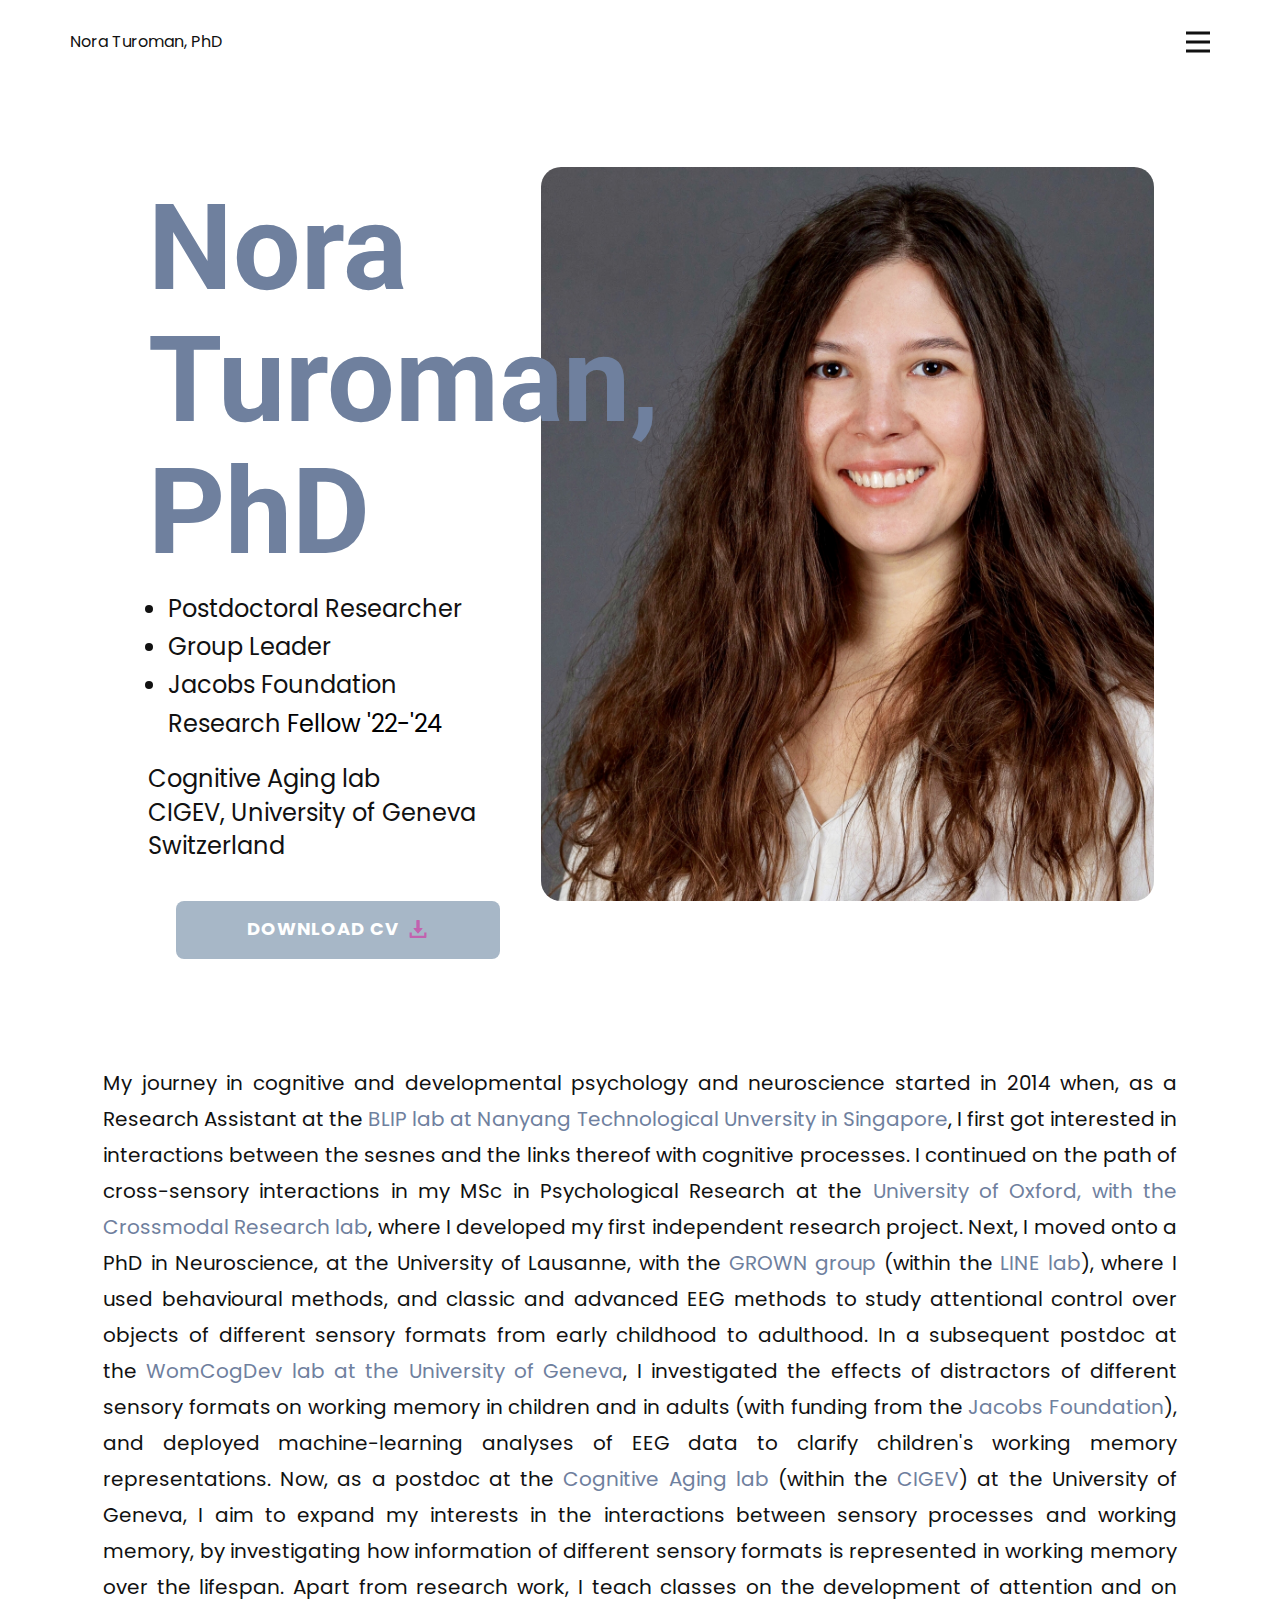
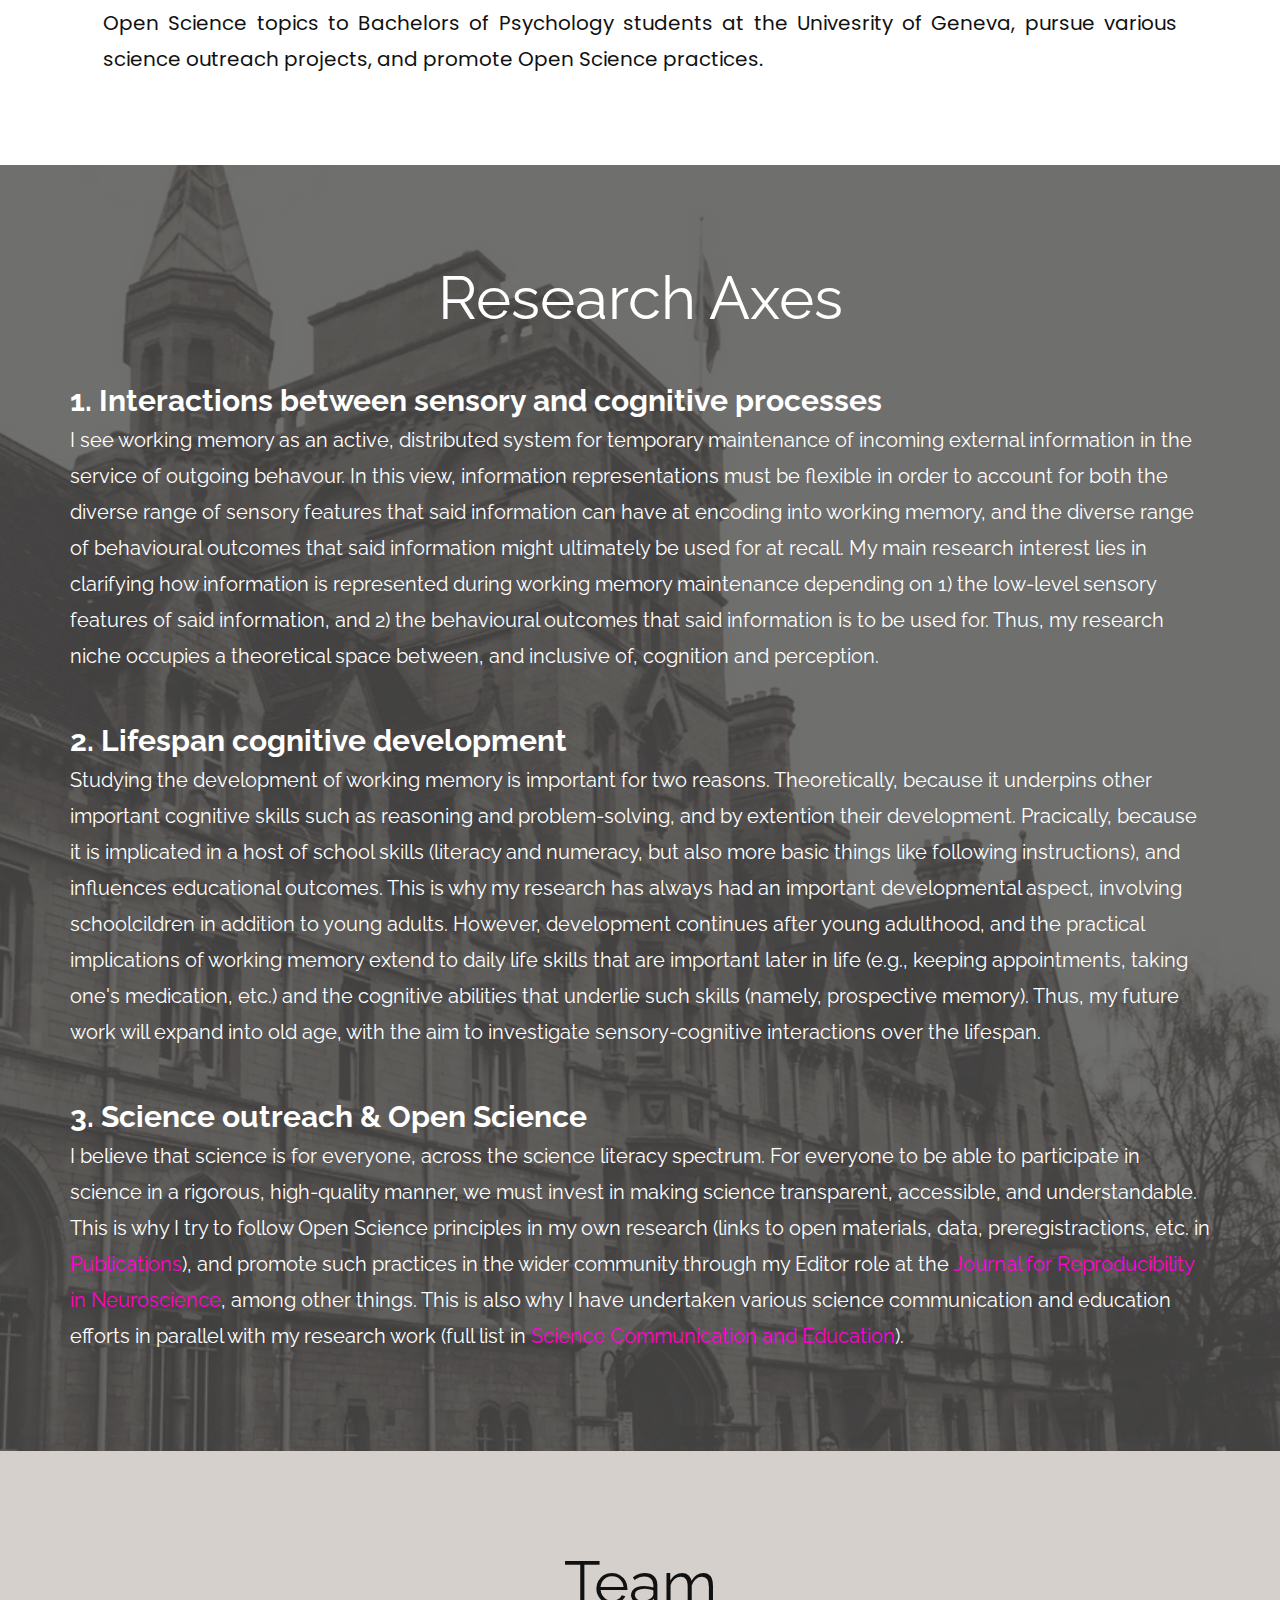
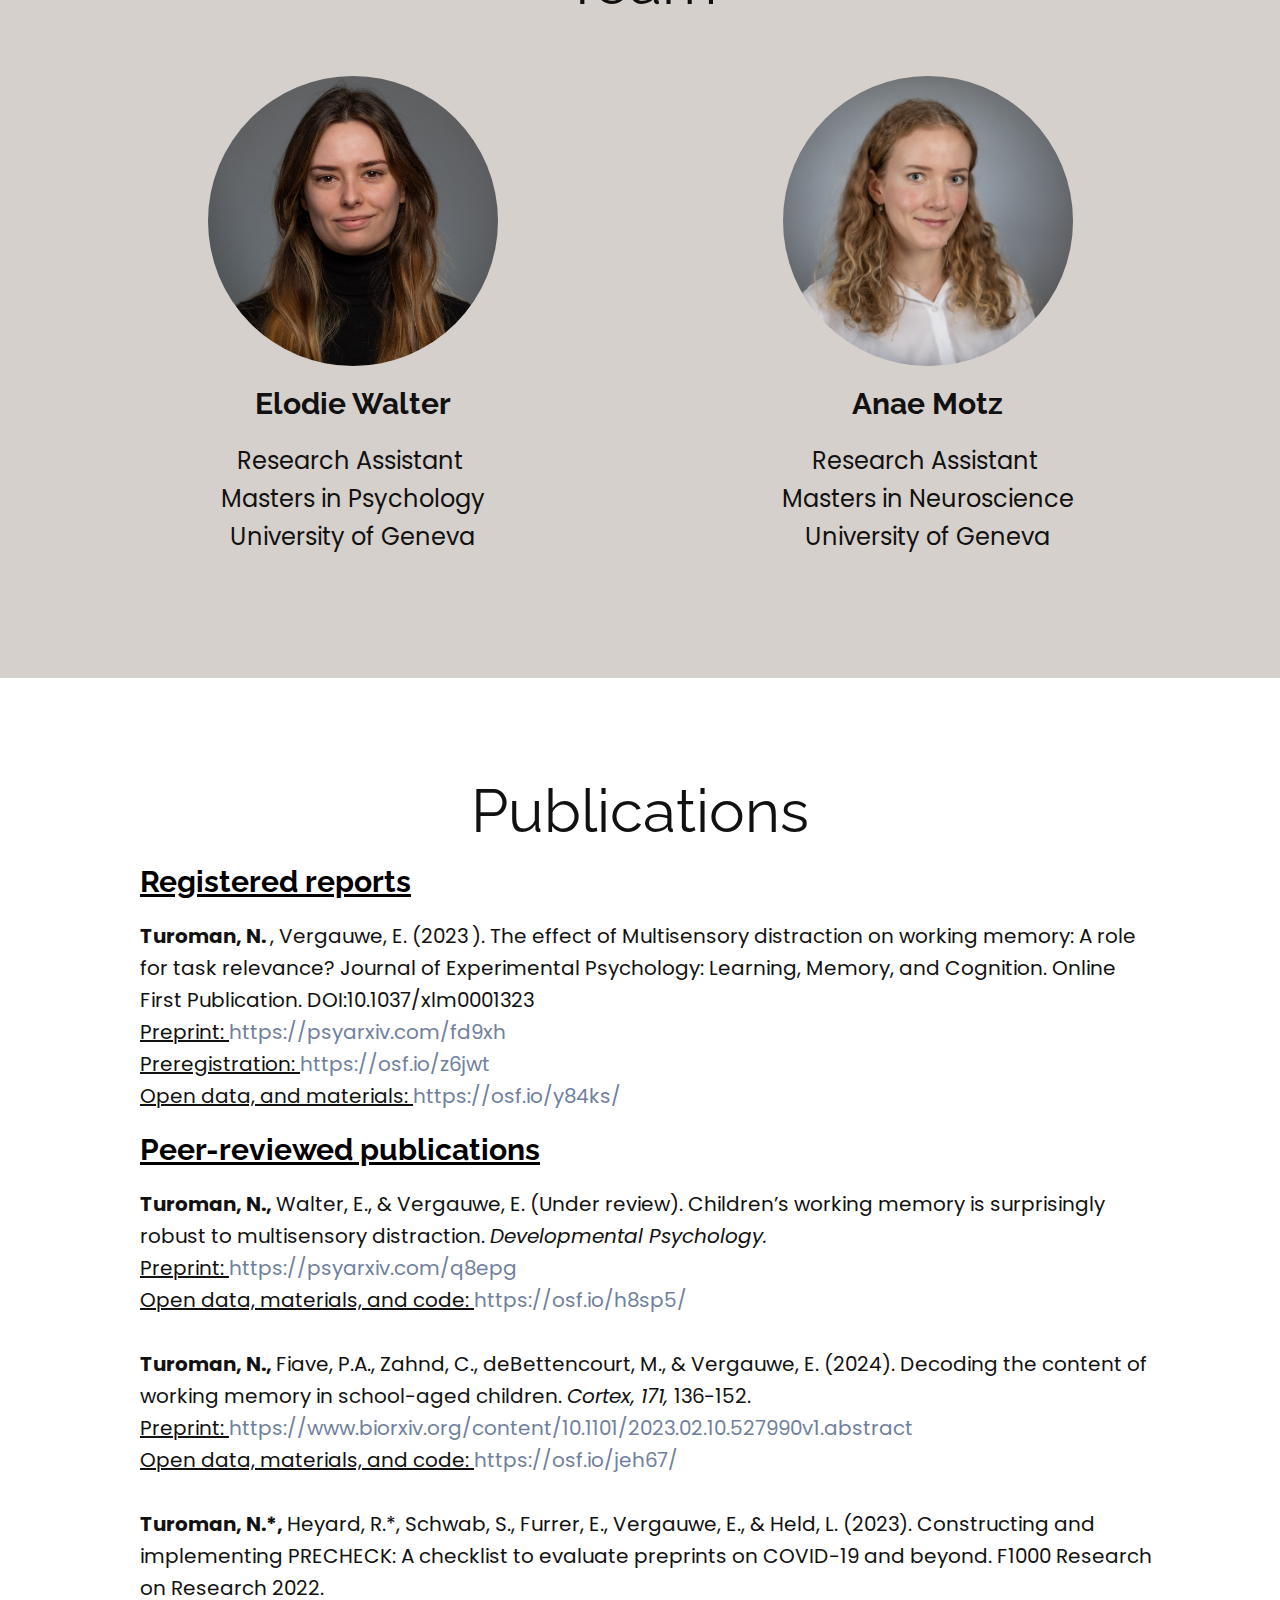
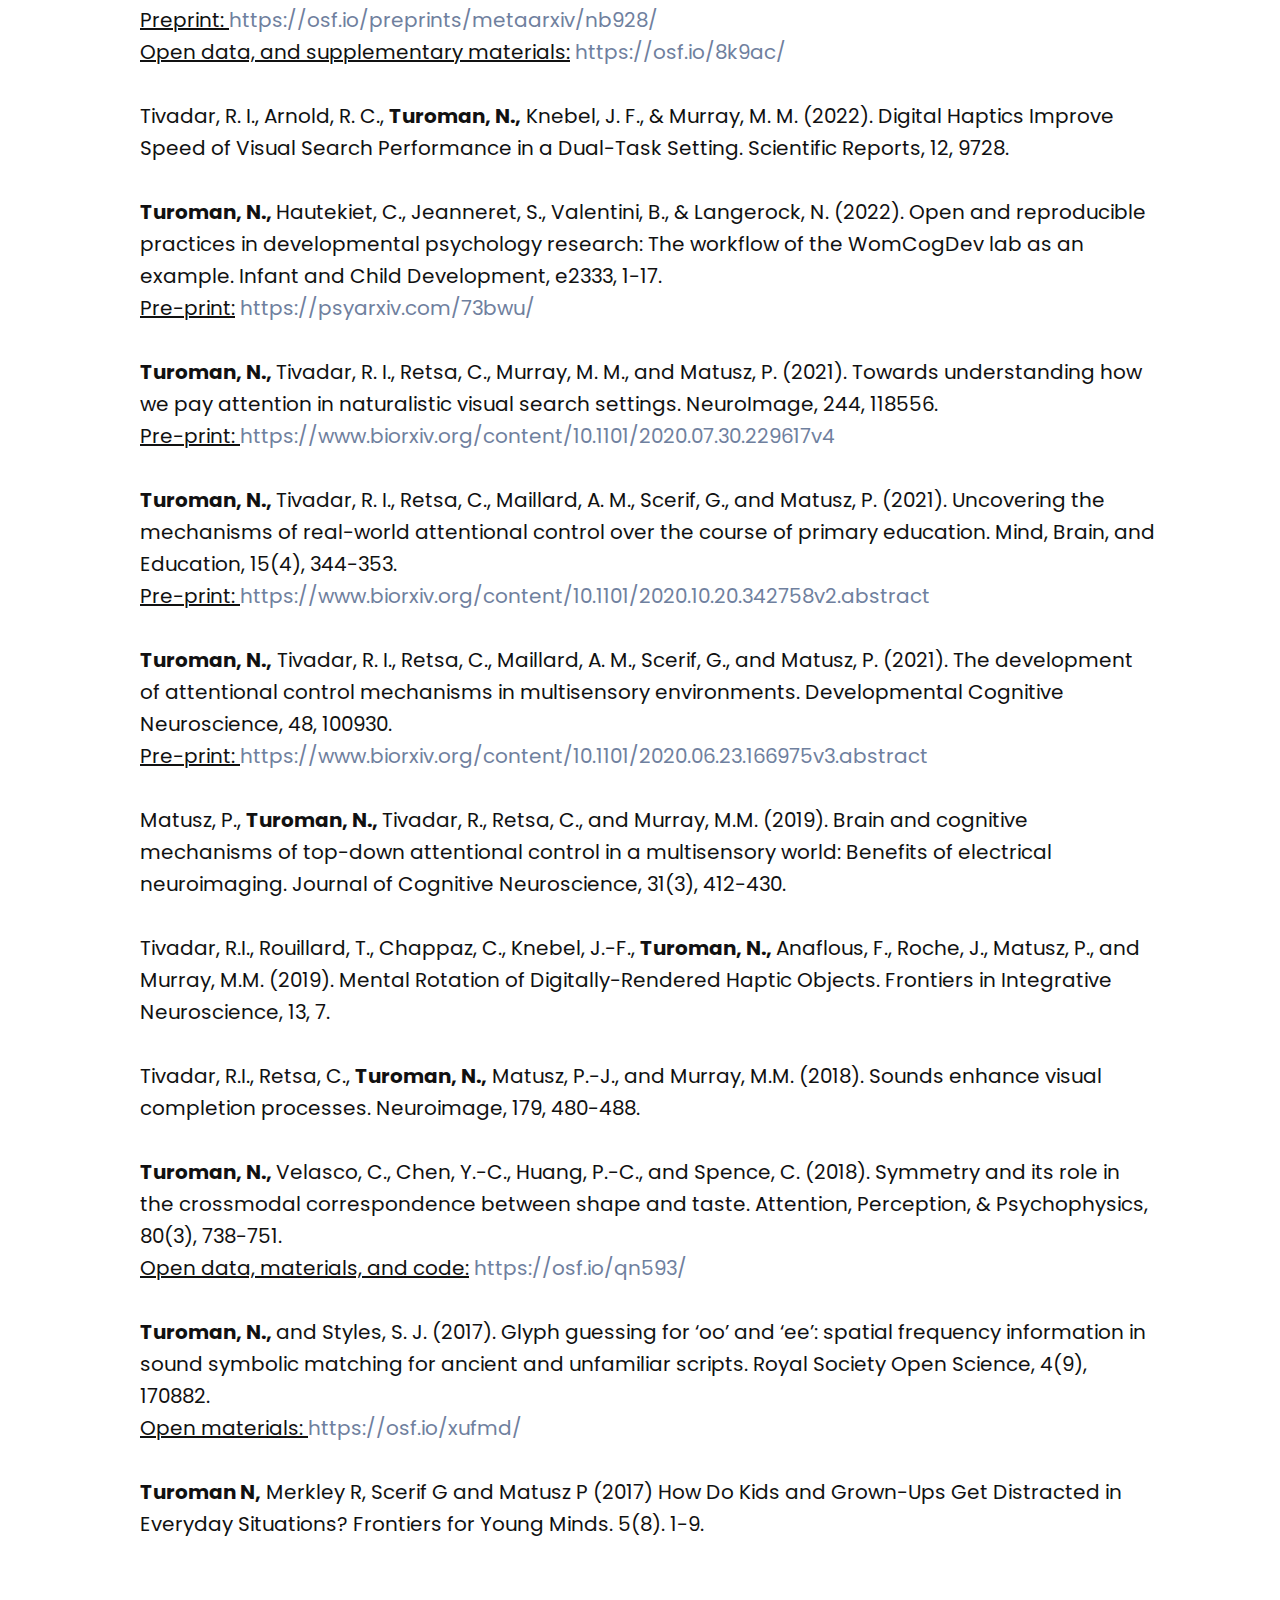
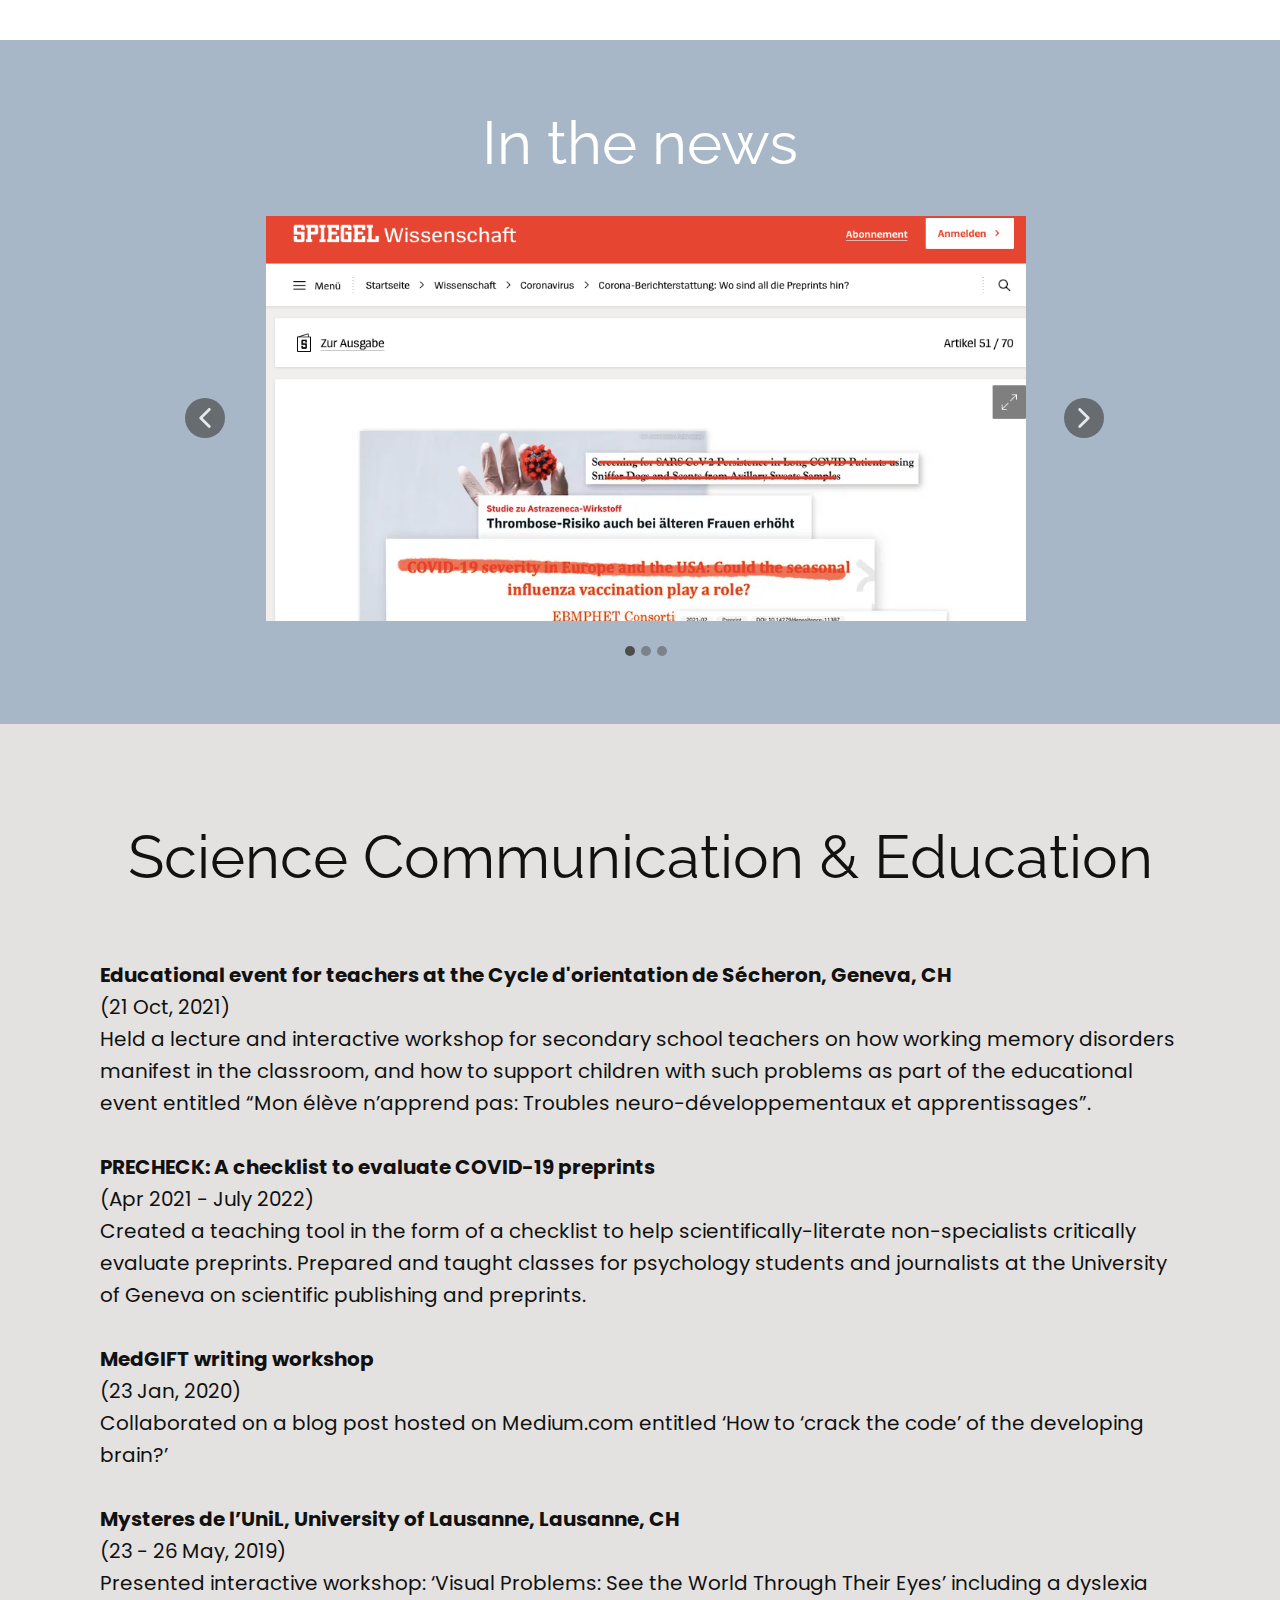
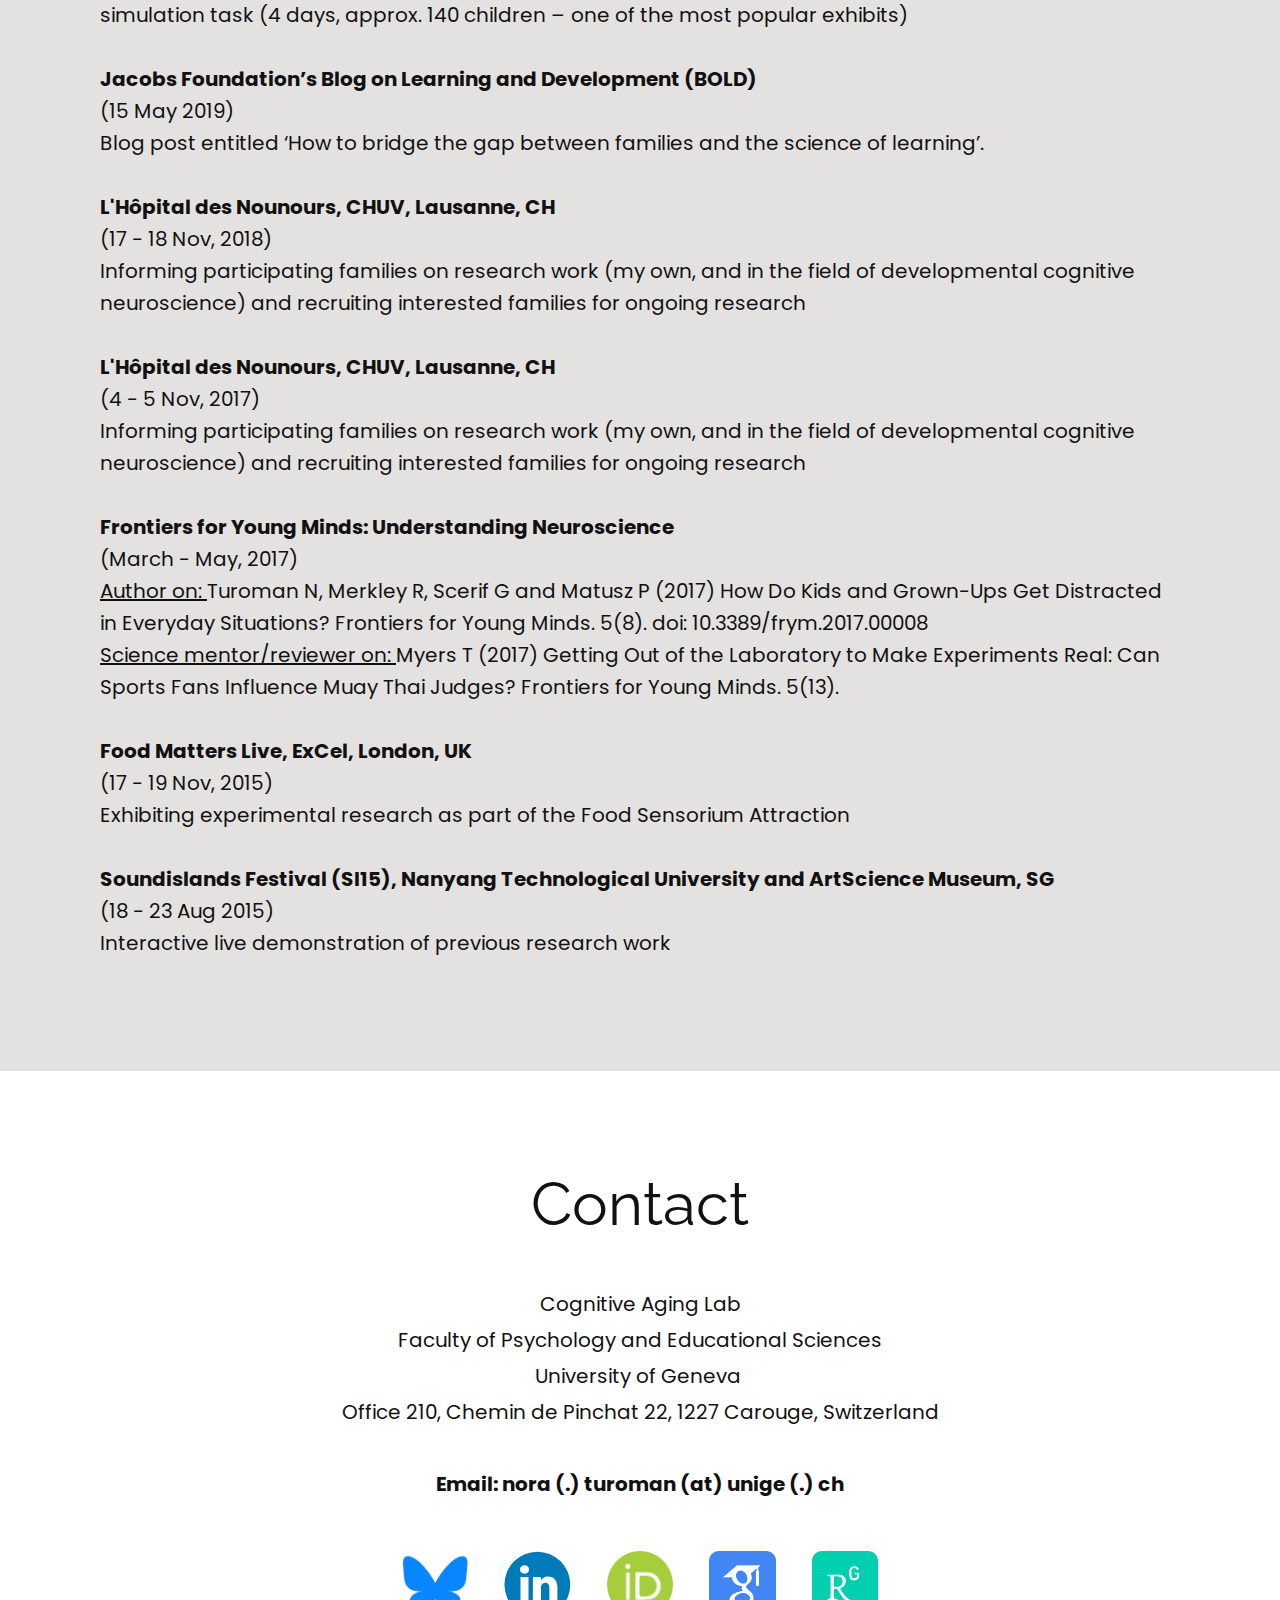
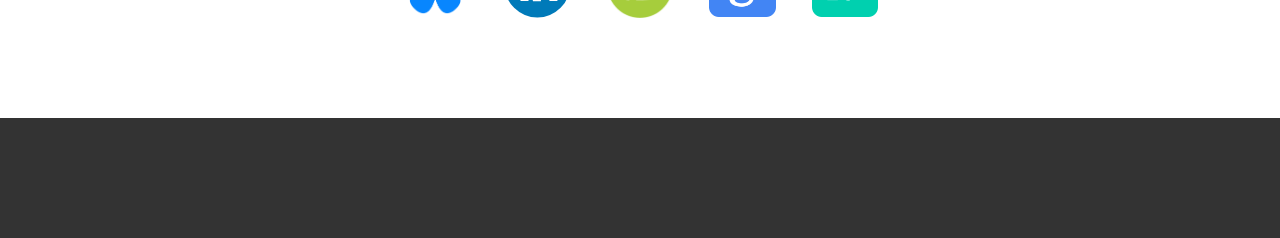
<file: index.html>
<!DOCTYPE html>
<html style="font-size: 16px;" lang="en-CH"><head>
    <meta name="viewport" content="width=device-width, initial-scale=1.0">
    <meta charset="utf-8">
    <meta name="keywords" content="Nora Turoman, researcher, scientist, psychology, neuroscience, multisensory, attention, memory, Switzerland">
    <meta name="description" content="Nora Turoman, experimental psychologist and cognitive neuroscientist based in Switzerland">
    <title>Nora Turoman, PhD</title>
    <link rel="stylesheet" href="nicepage.css" media="screen">
<link rel="stylesheet" href="Nora-Turoman.css" media="screen">
    <script class="u-script" type="text/javascript" src="jquery.js" defer=""></script>
    <script class="u-script" type="text/javascript" src="nicepage.js" defer=""></script>
    <meta name="generator" content="Nicepage 6.8.3, nicepage.com">
    <meta property="og:title" content="Nora Turoman, PhD">
    <meta property="og:description" content="Nora Turoman, experimental psychologist and cognitive neuroscientist based in Switzerland">
    <meta property="og:image" content="images/ProfeshPhoto2.jpg">
    <meta property="og:url" content="www.noraturoman.com">
    <link id="u-theme-google-font" rel="stylesheet" href="https://fonts.googleapis.com/css?family=Raleway:100,100i,200,200i,300,300i,400,400i,500,500i,600,600i,700,700i,800,800i,900,900i|Poppins:100,100i,200,200i,300,300i,400,400i,500,500i,600,600i,700,700i,800,800i,900,900i">
    <link id="u-page-google-font" rel="stylesheet" href="https://fonts.googleapis.com/css?family=Roboto:100,100i,300,300i,400,400i,500,500i,700,700i,900,900i">
    
    
    
    
    
    
    
    
    
    
    <script type="application/ld+json">{
		"@context": "http://schema.org",
		"@type": "Organization",
		"name": "Nora Turoman PhD"
}</script>
    <meta name="theme-color" content="#6f809e">
    <meta property="og:type" content="website">
  <meta data-intl-tel-input-cdn-path="intlTelInput/"></head>
  <body data-home-page="Nora-Turoman.html" data-home-page-title="Nora Turoman" data-path-to-root="./" data-include-products="false" class="u-body u-xl-mode" data-lang="en"><header class="u-clearfix u-header u-white u-header" id="sec-3992"><div class="u-clearfix u-sheet u-sheet-1">
        <nav class="u-menu u-menu-hamburger u-offcanvas u-menu-1" data-responsive-from="XL">
          <div class="menu-collapse" style="font-size: 1rem; letter-spacing: 0px;">
            <a class="u-button-style u-custom-left-right-menu-spacing u-custom-padding-bottom u-custom-top-bottom-menu-spacing u-nav-link u-text-active-palette-1-base u-text-hover-palette-2-base" href="#">
              <svg class="u-svg-link" viewBox="0 0 24 24"><use xmlns:xlink="http://www.w3.org/1999/xlink" xlink:href="#menu-hamburger"></use></svg>
              <svg class="u-svg-content" version="1.1" id="menu-hamburger" viewBox="0 0 16 16" x="0px" y="0px" xmlns:xlink="http://www.w3.org/1999/xlink" xmlns="http://www.w3.org/2000/svg"><g><rect y="1" width="16" height="2"></rect><rect y="7" width="16" height="2"></rect><rect y="13" width="16" height="2"></rect>
</g></svg>
            </a>
          </div>
          <div class="u-custom-menu u-nav-container" wfd-invisible="true">
            <ul class="u-nav u-unstyled u-nav-1"><li class="u-nav-item"><a class="u-button-style u-nav-link u-text-active-palette-1-base u-text-hover-palette-2-base" href="Nora-Turoman.html" style="padding: 10px 20px;">Nora Turoman</a>
</li><li class="u-nav-item"><a class="u-button-style u-nav-link u-text-active-palette-1-base u-text-hover-palette-2-base" href="Nora-Turoman.html#sec-b82b" style="padding: 10px 20px;">About me</a>
</li><li class="u-nav-item"><a class="u-button-style u-nav-link u-text-active-palette-1-base u-text-hover-palette-2-base" href="Nora-Turoman.html#sec-c143" style="padding: 10px 20px;">Research axes</a>
</li><li class="u-nav-item"><a class="u-button-style u-nav-link u-text-active-palette-1-base u-text-hover-palette-2-base" href="Nora-Turoman.html#sec-89ca" style="padding: 10px 20px;">Team</a>
</li><li class="u-nav-item"><a class="u-button-style u-nav-link u-text-active-palette-1-base u-text-hover-palette-2-base" href="Nora-Turoman.html#sec-5092" style="padding: 10px 20px;">Publications</a>
</li><li class="u-nav-item"><a class="u-button-style u-nav-link u-text-active-palette-1-base u-text-hover-palette-2-base" href="Nora-Turoman.html#sec-24c7" style="padding: 10px 20px;">In the news</a>
</li><li class="u-nav-item"><a class="u-button-style u-nav-link u-text-active-palette-1-base u-text-hover-palette-2-base" href="Nora-Turoman.html#sec-cd34" style="padding: 10px 20px;">Sci Comm &amp; Education</a>
</li><li class="u-nav-item"><a class="u-button-style u-nav-link u-text-active-palette-1-base u-text-hover-palette-2-base" href="Nora-Turoman.html#sec-7408" style="padding: 10px 20px;">Contact</a>
</li></ul>
          </div>
          <div class="u-custom-menu u-nav-container-collapse">
            <div class="u-black u-container-style u-inner-container-layout u-opacity u-opacity-95 u-sidenav">
              <div class="u-inner-container-layout u-sidenav-overflow">
                <div class="u-menu-close"></div>
                <ul class="u-align-center u-nav u-popupmenu-items u-unstyled u-nav-2"><li class="u-nav-item"><a class="u-button-style u-nav-link" href="Nora-Turoman.html">Nora Turoman</a>
</li><li class="u-nav-item"><a class="u-button-style u-nav-link" href="Nora-Turoman.html#sec-b82b">About me</a>
</li><li class="u-nav-item"><a class="u-button-style u-nav-link" href="Nora-Turoman.html#sec-c143">Research axes</a>
</li><li class="u-nav-item"><a class="u-button-style u-nav-link" href="Nora-Turoman.html#sec-89ca">Team</a>
</li><li class="u-nav-item"><a class="u-button-style u-nav-link" href="Nora-Turoman.html#sec-5092">Publications</a>
</li><li class="u-nav-item"><a class="u-button-style u-nav-link" href="Nora-Turoman.html#sec-24c7">In the news</a>
</li><li class="u-nav-item"><a class="u-button-style u-nav-link" href="Nora-Turoman.html#sec-cd34">Sci Comm &amp; Education</a>
</li><li class="u-nav-item"><a class="u-button-style u-nav-link" href="Nora-Turoman.html#sec-7408">Contact</a>
</li></ul>
              </div>
            </div>
            <div class="u-black u-menu-overlay u-opacity u-opacity-70" wfd-invisible="true"></div>
          </div>
        </nav>
        <p class="u-text u-text-default u-text-1">Nora Turoman, PhD</p>
      </div></header>
    <section class="u-clearfix u-white u-section-1" id="carousel_6174">
      <div class="u-clearfix u-sheet u-sheet-1">
        <img class="u-expanded-width-sm u-expanded-width-xs u-image u-image-round u-radius-20 u-image-1" src="images/ProfeshPhoto.jpg" alt="" data-image-width="2828" data-image-height="2828">
        <div class="u-container-style u-expanded-width-sm u-expanded-width-xs u-group u-group-1">
          <div class="u-container-layout u-container-layout-1">
            <h2 class="u-align-left u-custom-font u-font-roboto u-text u-text-palette-1-base u-text-1">Nora&nbsp;<br>Turoman,&nbsp;<br>PhD
            </h2>
            <ul class="u-align-left u-text u-text-2">
              <li>Postdoctoral Researcher </li>
              <li>Group Leader</li>
              <li>Jacobs Foundation Research <span class="u-text-black">Fellow '22-'24</span>
              </li>
            </ul>
            <p class="u-text u-text-default u-text-3">Cognitive Aging lab<br>CIGEV, University of Geneva<br>Switzerland
            </p>
            <a href="files/CV_NoraTuroman_Apr2024.pdf" class="u-active-palette-1-base u-btn u-btn-round u-button-style u-file-link u-hover-palette-1-base u-palette-2-base u-radius-8 u-text-active-white u-text-body-alt-color u-text-hover-white u-btn-1" target="_blank">Download cv&nbsp;&nbsp;<span class="u-icon u-text-custom-color-2 u-icon-1"><svg class="u-svg-content" viewBox="0 0 512 512" x="0px" y="0px" style="width: 1em; height: 1em;"><g><g><path d="M382.56,233.376C379.968,227.648,374.272,224,368,224h-64V16c0-8.832-7.168-16-16-16h-64c-8.832,0-16,7.168-16,16v208h-64    c-6.272,0-11.968,3.68-14.56,9.376c-2.624,5.728-1.6,12.416,2.528,17.152l112,128c3.04,3.488,7.424,5.472,12.032,5.472    c4.608,0,8.992-2.016,12.032-5.472l112-128C384.192,245.824,385.152,239.104,382.56,233.376z"></path>
</g>
</g><g><g><path d="M432,352v96H80v-96H16v128c0,17.696,14.336,32,32,32h416c17.696,0,32-14.304,32-32V352H432z"></path>
</g>
</g></svg></span>
            </a>
          </div>
        </div>
      </div>
    </section>
    <section class="u-align-center u-clearfix u-section-2" id="sec-b82b">
      <div class="u-clearfix u-sheet u-sheet-1">
        <p class="u-align-justify u-text u-text-1"> My journey in cognitive and developmental psychology and neuroscience started in 2014 when, as a Research Assistant at the <a href="https://blogs.ntu.edu.sg/blip/" class="u-active-none u-border-none u-btn u-button-link u-button-style u-hover-none u-none u-text-palette-1-base u-btn-1" target="_blank">BLIP lab at Nanyang Technological Unversity in Singapore</a>,&nbsp;I first got interested in interactions between the sesnes and the links thereof with cognitive processes.&nbsp;I continued on the path of cross-sensory interactions in my MSc in Psychological Research at the <a href="https://www.psy.ox.ac.uk/research/crossmodal-research-laboratory" class="u-active-none u-border-none u-btn u-button-link u-button-style u-hover-none u-none u-text-palette-1-base u-btn-2" target="_blank">University of Oxford, with the Crossmodal Research lab</a>, where I developed my first independent research project. Next, I moved onto a PhD in Neuroscience, at the University of Lausanne, with the <a href="https://groupforrealworldneuroscience.wordpress.com" class="u-active-none u-border-none u-btn u-button-link u-button-style u-hover-none u-none u-text-palette-1-base u-btn-3" target="_blank">GROWN group</a> (within the <a href="https://www.unil.ch/line/en/home.html" class="u-active-none u-border-none u-btn u-button-link u-button-style u-hover-none u-none u-text-palette-1-base u-btn-4" target="_blank">LINE lab</a>), where I used behavioural methods, and classic and advanced EEG methods to study attentional control over objects of different sensory formats from early childhood to adulthood. In a subsequent postdoc at the&nbsp;<a href="https://www.unige.ch/fapse/womcogdev/home" class="u-active-none u-border-none u-btn u-button-link u-button-style u-hover-none u-none u-text-palette-1-base u-btn-5" target="_blank">WomCogDev lab at the University of Geneva</a>, I investigated the effects of distractors of different sensory formats on working memory in children and in adults (with funding from the <a href="https://jacobsfoundation.org/fellows/jacobs-foundation-research-fellowship-en/nora-turoman/" class="u-active-none u-border-none u-btn u-button-link u-button-style u-hover-none u-none u-text-palette-1-base u-btn-6" target="_blank">Jacobs Foundation</a>), and deployed machine-learning analyses of EEG data to clarify children's working memory representations. Now, as a postdoc at the <a href="https://www.unige.ch/fapse/aging/en" class="u-active-none u-border-none u-btn u-button-link u-button-style u-hover-none u-none u-text-palette-1-base u-btn-7" target="_blank">Cognitive Aging lab</a>&nbsp;(within the <a href="https://cigev.unige.ch/" class="u-active-none u-border-none u-btn u-button-link u-button-style u-hover-none u-none u-text-palette-1-base u-btn-8" target="_blank">CIGEV</a>) at the University of Geneva, I aim to expand my interests in the interactions between sensory processes and working memory, by investigating how information of different sensory formats is represented in working memory over the lifespan. Apart from research work, I teach classes on the development of attention and on Open Science topics to Bachelors of Psychology students at the Univesrity of Geneva, pursue various science outreach projects, and promote Open Science practices.<br>
        </p>
      </div>
    </section>
    <section class="u-align-center u-clearfix u-image u-shading u-section-3" src="" data-image-width="1600" data-image-height="841" id="sec-c143">
      <div class="u-align-left u-clearfix u-sheet u-valign-middle-sm u-valign-middle-xs u-sheet-1">
        <h1 class="u-align-center u-text u-text-1">Research Axes </h1>
        <h3 class="u-text u-text-2">
          <span style="font-weight: 700;">1. Interactions between sensory and cognitive processes</span>
          <br>
          <span style="font-size: 1.25rem;">I see working memory as an active, distributed system for temporary maintenance of incoming external information in the service of outgoing behavour. In this view, information representations must be flexible in order to account for both the diverse range of sensory features that said information can have at encoding into working memory, and the diverse range of behavioural outcomes that said information might ultimately be used for at recall.&nbsp;My main research interest lies in clarifying how information is represented during working memory maintenance depending on 1) the low-level sensory features of said information, and 2) the behavioural outcomes that said information is to be used for. Thus, my research niche occupies&nbsp;a theoretical space between, and inclusive of, cognition and perception.</span>
          <br>
        </h3>
        <h3 class="u-text u-text-3">2. Lifespan cognitive development<br>
          <span style="font-size: 1.25rem; font-weight: 400;">Studying the development of working memory is important for two reasons. Theoretically, because it underpins other important cognitive skills such as reasoning and problem-solving, and by extention their development. Pracically, because it is implicated in a host of school skills (literacy and numeracy, but also more basic things like following instructions), and influences educational outcomes. This is why my research has always had an&nbsp;important developmental aspect, involving schoolcildren in addition to young adults. However, development continues after young adulthood, and the practical implications of working memory extend to daily life skills that are important later in life (e.g., keeping appointments, taking one's medication, etc.) and the cognitive abilities that underlie such skills (namely, prospective memory). Thus, my future work will expand into old age, with the aim to investigate sensory-cognitive interactions over the lifespan.</span>
          <br>
        </h3>
        <h3 class="u-text u-text-4">3. Science outreach &amp; Open Science<br>
          <span style="font-size: 1.25rem; font-weight: 400;">I believe that science is for everyone, across the science literacy spectrum. For everyone to be able to participate in science in a rigorous, high-quality manner, we must invest in making science transparent, accessible, and understandable. This is why I try to follow Open Science principles in my own research (links to open materials, data, preregistractions, etc. in <a href="Nora-Turoman.html#sec-5092" class="u-active-none u-border-none u-btn u-button-link u-button-style u-hover-none u-none u-text-custom-color-2 u-btn-1">Publications</a>), and promote such practices in the wider community through my Editor role at the <a href="https://jrn.trialanderror.org/" class="u-active-none u-border-none u-btn u-button-link u-button-style u-hover-none u-none u-text-custom-color-2 u-btn-2" target="_blank">Journal for Reproducibility in Neuroscience</a>, among other things. This is also why I have undertaken various science communication and education efforts in parallel with my research work (full list in <a href="Nora-Turoman.html#sec-cd34" class="u-active-none u-border-none u-btn u-button-link u-button-style u-hover-none u-none u-text-custom-color-2 u-btn-3">Science Communication and Education</a>).&nbsp;
          </span>
        </h3>
      </div>
    </section>
    <section class="u-clearfix u-palette-4-base u-section-4" id="sec-89ca">
      <div class="u-clearfix u-sheet u-sheet-1">
        <h1 class="u-align-center-xs u-text u-text-1">Team </h1>
        <div class="u-expanded-width u-list u-list-1">
          <div class="u-repeater u-repeater-1">
            <div class="u-align-center u-container-style u-list-item u-repeater-item">
              <div class="u-container-layout u-similar-container u-valign-top u-container-layout-1">
                <div alt="" class="u-image u-image-circle u-image-1" src="" data-image-width="6132" data-image-height="4041"></div>
                <h5 class="u-align-center-lg u-align-center-md u-align-center-sm u-align-center-xs u-text u-text-2">Elodie Walter</h5>
                <p class="u-align-center-lg u-align-center-md u-align-center-sm u-align-center-xs u-text u-text-3">Research Assistant&nbsp;<br>Masters in Psychology<br>University of Geneva
                </p>
              </div>
            </div>
            <div class="u-align-center u-container-style u-list-item u-repeater-item">
              <div class="u-container-layout u-similar-container u-valign-top u-container-layout-2">
                <div alt="" class="u-image u-image-circle u-image-2" src="" data-image-width="6720" data-image-height="4480"></div>
                <h5 class="u-align-center-lg u-align-center-md u-align-center-sm u-align-center-xs u-text u-text-4">Anae Motz</h5>
                <p class="u-align-center-lg u-align-center-md u-align-center-sm u-align-center-xs u-text u-text-5">Research Assistant&nbsp;<br>Masters in Neuroscience<br>University of Geneva<br>
                </p>
              </div>
            </div>
          </div>
        </div>
      </div>
    </section>
    <section class="u-align-center u-clearfix u-section-5" id="sec-5092">
      <div class="u-clearfix u-sheet u-sheet-1">
        <h1 class="u-text u-text-1">Publications</h1>
        <h3 class="u-align-left u-text u-text-black u-text-2"><u>Registered reports</u>
        </h3>
        <p class="u-align-left u-text u-text-3"><b style="font-size: 1.25rem; background-color: #ffffff; color: #111111; font-family: Poppins;">Turoman, N.</b><b style="font-size: 1.25rem; background-color: #ffffff; font-family: Poppins;">
            <span style="font-weight: 400;">, Vergauwe, E. (2023</span>
            <span style="font-weight: 400;">). The effect of Multisensory distraction on working memory: A role
						for task relevance? Journal of Experimental Psychology: Learning, Memory, and Cognition. Online First Publication.&nbsp;</span></b>DOI:10.1037/xlm0001323<br>
          <span style="text-decoration: underline !important;">Preprint: </span>
          <a href="https://psyarxiv.com/fd9xh" class="u-active-none u-border-none u-btn u-button-link u-button-style u-hover-none u-none u-text-palette-1-base u-btn-1" target="_blank">https://psyarxiv.com/fd9xh</a>&nbsp;<br><b style="font-size: 1.25rem; background-color: #ffffff; font-family: Poppins;">
            <span style="font-weight: 400;">
              <span style="text-decoration: underline !important;">Preregistration: </span>
              <a href="https://osf.io/z6jwt" class="u-active-none u-border-none u-btn u-button-link u-button-style u-hover-none u-none u-text-palette-1-base u-btn-2" target="_blank">https://osf.io/z6jwt</a>&nbsp;
            </span></b>
          <br>
          <span style="text-decoration: underline !important;">Open data, and materials: </span>
          <a href="https://osf.io/y84ks/" class="u-active-none u-border-none u-btn u-button-link u-button-style u-hover-none u-none u-text-palette-1-base u-btn-3" target="_blank">https://osf.io/y84ks/</a>
          <span style="color: #111111; font-family: Poppins; background-color: #ffffff;"></span>
        </p>
        <h3 class="u-align-left u-text u-text-black u-text-4"><b>Peer-reviewed publications</b>
        </h3>
        <p class="u-align-left u-text u-text-5">
          <span style="font-weight: 700;">Turoman, N., <span style="font-weight: 400;">Walter, E., &amp; Vergauwe, E. (Under review). Children’s working memory is
surprisingly robust to multisensory distraction. <span style="font-style: italic;">Developmental Psychology.&nbsp;</span>
            </span>
            <br>
            <span style="font-weight: 400;">
              <span style="text-decoration: underline !important;">Preprint: </span>
              <a href="https://psyarxiv.com/q8epg" class="u-active-none u-border-none u-btn u-button-link u-button-style u-hover-none u-none u-text-palette-1-base u-btn-4" target="_blank">https://psyarxiv.com/q8epg</a>
              <br>
              <span style="text-decoration: underline !important;">Open data, materials, and code: </span>
              <a href="https://osf.io/h8sp5/&nbsp;" class="u-active-none u-border-none u-btn u-button-link u-button-style u-hover-none u-none u-text-palette-1-base u-btn-5" target="_blank">https://osf.io/h8sp5/&nbsp;</a>
            </span>
            <br>
            <br>Turoman, N., 
          </span>Fiave, P.A., Zahnd, C., deBettencourt, M., &amp; Vergauwe, E. (2024). Decoding the content
								of working memory in school-aged children. <span style="font-style: italic;">Cortex, 171, </span>136-152.<br>
          <span style="text-decoration: underline !important;">Preprint: </span>
          <a href="https://www.biorxiv.org/content/10.1101/2023.02.10.527990v1.abstract" class="u-active-none u-border-none u-btn u-button-link u-button-style u-hover-none u-none u-text-palette-1-base u-btn-6" target="_blank">https://www.biorxiv.org/content/10.1101/2023.02.10.527990v1.abstract</a>&nbsp;<br>
          <span style="text-decoration: underline !important;">Open data, materials, and code: </span>
          <a href="https://osf.io/jeh67/" class="u-active-none u-border-none u-btn u-button-link u-button-style u-hover-none u-none u-text-palette-1-base u-btn-7" target="_blank">https://osf.io/jeh67/</a>&nbsp;<br>
          <br>
          <span style="font-weight: 700;">Turoman, N.*, </span>Heyard, R.*, Schwab, S., Furrer, E., Vergauwe, E., &amp; Held, L. (2023). Constructing and
								implementing PRECHECK: A checklist to evaluate preprints on COVID-19 and beyond. F1000 Research on Research 2022.<br>
          <span style="text-decoration: underline !important;"> Preprint: </span>
          <a href="https://osf.io/preprints/metaarxiv/nb928/" class="u-active-none u-border-none u-btn u-button-link u-button-style u-hover-none u-none u-text-palette-1-base u-btn-8" target="_blank">https://osf.io/preprints/metaarxiv/nb928/</a>
          <br>
          <span style="text-decoration: underline !important;"> Open data, and supplementary materials:</span>
          <a href="https://osf.io/8k9ac/" class="u-active-none u-border-none u-btn u-button-link u-button-style u-hover-none u-none u-text-palette-1-base u-btn-9" target="_blank">https://osf.io/8k9ac/</a>&nbsp;<br>
          <br>Tivadar, R. I., Arnold, R. C., <span style="font-weight: 700;">Turoman, N.,</span> Knebel, J. F., &amp; Murray, M. M. (2022). Digital Haptics Improve Speed
of Visual Search Performance in a Dual-Task Setting. Scientific Reports, 12, 9728.&nbsp;<br>
          <br>
          <span style="font-weight: 700;">Turoman, N., </span>Hautekiet, C., Jeanneret, S., Valentini, B., &amp; Langerock, N. (2022). Open and reproducible
practices in developmental psychology research: The workflow of the WomCogDev lab as an example. Infant
and Child Development, e2333, 1-17.<br>
          <span style="text-decoration: underline !important;"> Pre-print:</span>
          <a href="https://psyarxiv.com/73bwu/&nbsp;" class="u-active-none u-border-none u-btn u-button-link u-button-style u-hover-none u-none u-text-palette-1-base u-btn-10" target="_blank">https://psyarxiv.com/73bwu/&nbsp;</a>
          <br>
          <br>
          <span style="font-weight: 700;">Turoman, N., </span>Tivadar, R. I., Retsa, C., Murray, M. M., and Matusz, P. (2021). Towards understanding how we
pay attention in naturalistic visual search settings. NeuroImage, 244, 118556.<br>
          <span style="text-decoration: underline !important;"> Pre-print: </span>
          <a href="https://www.biorxiv.org/content/10.1101/2020.07.30.229617v4&nbsp;" class="u-active-none u-border-none u-btn u-button-link u-button-style u-hover-none u-none u-text-palette-1-base u-btn-11" target="_blank">https://www.biorxiv.org/content/10.1101/2020.07.30.229617v4&nbsp;</a>
          <br>
          <br>
          <span style="font-weight: 700;">Turoman, N., </span>Tivadar, R. I., Retsa, C., Maillard, A. M., Scerif, G., and Matusz, P. (2021). Uncovering the
mechanisms of real-world attentional control over the course of primary education. Mind, Brain, and Education,
15(4), 344-353.<br>
          <span style="text-decoration: underline !important;"> Pre-print: </span>
          <a href="https://www.biorxiv.org/content/10.1101/2020.10.20.342758v2.abstract&nbsp;" class="u-active-none u-border-none u-btn u-button-link u-button-style u-hover-none u-none u-text-palette-1-base u-btn-12" target="_blank">https://www.biorxiv.org/content/10.1101/2020.10.20.342758v2.abstract&nbsp;</a>
          <br>
          <br>
          <span style="font-weight: 700;">Turoman, N.,</span> Tivadar, R. I., Retsa, C., Maillard, A. M., Scerif, G., and Matusz, P. (2021). The development of
attentional control mechanisms in multisensory environments. Developmental Cognitive Neuroscience, 48, 100930.&nbsp;<br>
          <span style="text-decoration: underline !important;">Pre-print: </span>
          <span style="background-color: #ffffff; color: #111111; font-family: Poppins;">
            <a href="https://www.biorxiv.org/content/10.1101/2020.06.23.166975v3.abstract&nbsp;" class="u-active-none u-border-none u-btn u-button-link u-button-style u-hover-none u-none u-text-palette-1-base u-btn-13" target="_blank">https://www.biorxiv.org/content/10.1101/2020.06.23.166975v3.abstract&nbsp;</a>
          </span>
          <br>
          <br>Matusz, P., <span style="font-weight: 700;">Turoman, N., </span>Tivadar, R., Retsa, C., and Murray, M.M. (2019). Brain and cognitive mechanisms of
top-down attentional control in a multisensory world: Benefits of electrical neuroimaging. Journal of Cognitive
Neuroscience, 31(3), 412-430.&nbsp;<br>
          <br>Tivadar, R.I., Rouillard, T., Chappaz, C., Knebel, J.-F., <span style="font-weight: 700;">Turoman, N., </span>Anaflous, F., Roche, J., Matusz, P., and
Murray, M.M. (2019). Mental Rotation of Digitally-Rendered Haptic Objects. Frontiers in Integrative
Neuroscience, 13, 7.&nbsp;<br>
          <br>Tivadar, R.I., Retsa, C., <span style="font-weight: 700;">Turoman, N.,</span> Matusz, P.-J., and Murray, M.M. (2018). Sounds enhance visual completion
processes. Neuroimage, 179, 480-488.&nbsp;<br>
          <br>
          <span style="font-weight: 700;">Turoman, N., </span>Velasco, C., Chen, Y.-C., Huang, P.-C., and Spence, C. (2018). Symmetry and its role in the
crossmodal correspondence between shape and taste. Attention, Perception, &amp; Psychophysics, 80(3), 738-751.&nbsp;<br>
          <span style="text-decoration: underline !important;">Open data, materials, and code:</span>
          <a href="https://osf.io/qn593/&nbsp;" class="u-active-none u-border-none u-btn u-button-link u-button-style u-hover-none u-none u-text-palette-1-base u-btn-14" target="_blank">https://osf.io/qn593/&nbsp;</a>
          <br>
          <br>
          <span style="font-weight: 700;">Turoman, N., </span>and Styles, S. J. (2017). Glyph guessing for ‘oo’ and ‘ee’: spatial frequency information in sound
symbolic matching for ancient and unfamiliar scripts. Royal Society Open Science, 4(9), 170882.<br>
          <span style="text-decoration: underline !important;"> Open materials: </span>
          <a href="https://osf.io/xufmd/&nbsp;" class="u-active-none u-border-none u-btn u-button-link u-button-style u-hover-none u-none u-text-palette-1-base u-btn-15" target="_blank">https://osf.io/xufmd/&nbsp;</a>
          <br>
          <br>
          <span style="font-weight: 700;">Turoman N,</span> Merkley R, Scerif G and Matusz P (2017) How Do Kids and Grown-Ups Get Distracted in Everyday
Situations? Frontiers for Young Minds. 5(8). 1-9.&nbsp;<br>
        </p>
      </div>
    </section>
    <section class="u-align-center u-clearfix u-palette-2-base u-section-6" id="sec-24c7">
      <div class="u-clearfix u-sheet u-sheet-1">
        <h1 class="u-text u-text-default u-text-1">In the news</h1>
        <div class="u-carousel u-expanded-width-xs u-gallery u-gallery-slider u-layout-carousel u-lightbox u-no-transition u-show-text-on-hover u-gallery-1" id="carousel-4b82" data-interval="5000" data-u-ride="carousel">
          <ol class="u-absolute-hcenter u-carousel-indicators u-carousel-indicators-1">
            <li data-u-target="#carousel-4b82" data-u-slide-to="0" class="u-active u-grey-70 u-shape-circle" style="width: 10px; height: 10px;"></li>
            <li data-u-target="#carousel-4b82" data-u-slide-to="1" class="u-grey-70 u-shape-circle" style="width: 10px; height: 10px;"></li>
            <li data-u-target="#carousel-4b82" data-u-slide-to="2" class="u-grey-70 u-shape-circle" style="width: 10px; height: 10px;"></li>
          </ol>
          <div class="u-carousel-inner u-gallery-inner" role="listbox">
            <div class="u-active u-carousel-item u-effect-fade u-gallery-item u-carousel-item-1" data-href="https://www.spiegel.de/wissenschaft/corona-berichterstattung-wo-sind-all-die-preprints-hin-a-0425205e-9a3c-4610-a9ab-30416932bb43?context=issue" data-target="_blank">
              <div class="u-back-slide" data-image-width="1000" data-image-height="544">
                <img class="u-back-image u-expanded" src="images/Screenshot2023-03-12at20.36.411.png">
              </div>
              <div class="u-align-center u-over-slide u-shading u-valign-bottom u-over-slide-1">
                <h3 class="u-gallery-heading">PRECHECK in Der Spiegel</h3>
              </div>
            </div>
            <div class="u-carousel-item u-effect-fade u-gallery-item u-carousel-item-2" data-image-width="1095" data-image-height="497" data-href="https://www.vice.com/en/article/4awqz3/why-are-letters-shaped-the-way-they-are" data-target="_blank">
              <div class="u-back-slide">
                <img class="u-back-image u-expanded" src="images/Screenshot2023-03-12at20.46.12.png" alt="Turoman &amp;amp; Styles (2017) in Vice">
              </div>
              <div class="u-align-center u-over-slide u-shading u-valign-bottom u-over-slide-2">
                <h3 class="u-gallery-heading">Turoman &amp; Styles (2017) in Vice</h3>
              </div>
              <style data-mode="XL" data-visited="true"></style>
              <style data-mode="LG" data-visited="true"></style>
              <style data-mode="MD"></style>
              <style data-mode="SM"></style>
              <style data-mode="XS" data-visited="true"></style>
            </div>
            <div class="u-carousel-item u-effect-fade u-gallery-item u-carousel-item-3" data-href="https://www.thetimes.co.uk/article/why-ancient-writing-isn-t-quite-as-baffling-as-you-think-cuneiformmayan-uighur-mongolian-vai-tamil-3xdd3mdnt" data-target="_blank">
              <div class="u-back-slide" data-image-width="710" data-image-height="371">
                <img class="u-back-image u-expanded" src="images/Screenshot2023-03-12at20.40.55.png">
              </div>
              <div class="u-align-center u-over-slide u-shading u-valign-bottom u-over-slide-3">
                <h3 class="u-gallery-heading">Turoman &amp; Styles (2017) in The London Times</h3>
              </div>
            </div>
          </div>
          <a class="u-absolute-vcenter u-carousel-control u-carousel-control-prev u-grey-70 u-hidden-sm u-hidden-xs u-icon-circle u-opacity u-opacity-70 u-spacing-10 u-text-white u-carousel-control-1" href="#carousel-4b82" role="button" data-u-slide="prev">
            <span aria-hidden="true">
              <svg viewBox="0 0 451.847 451.847"><path d="M97.141,225.92c0-8.095,3.091-16.192,9.259-22.366L300.689,9.27c12.359-12.359,32.397-12.359,44.751,0
c12.354,12.354,12.354,32.388,0,44.748L173.525,225.92l171.903,171.909c12.354,12.354,12.354,32.391,0,44.744
c-12.354,12.365-32.386,12.365-44.745,0l-194.29-194.281C100.226,242.115,97.141,234.018,97.141,225.92z"></path></svg>
            </span>
            <span class="sr-only">
              <svg viewBox="0 0 451.847 451.847"><path d="M97.141,225.92c0-8.095,3.091-16.192,9.259-22.366L300.689,9.27c12.359-12.359,32.397-12.359,44.751,0
c12.354,12.354,12.354,32.388,0,44.748L173.525,225.92l171.903,171.909c12.354,12.354,12.354,32.391,0,44.744
c-12.354,12.365-32.386,12.365-44.745,0l-194.29-194.281C100.226,242.115,97.141,234.018,97.141,225.92z"></path></svg>
            </span>
          </a>
          <a class="u-absolute-vcenter u-carousel-control u-carousel-control-next u-grey-70 u-hidden-sm u-hidden-xs u-icon-circle u-opacity u-opacity-70 u-spacing-10 u-text-white u-carousel-control-2" href="#carousel-4b82" role="button" data-u-slide="next">
            <span aria-hidden="true">
              <svg viewBox="0 0 451.846 451.847"><path d="M345.441,248.292L151.154,442.573c-12.359,12.365-32.397,12.365-44.75,0c-12.354-12.354-12.354-32.391,0-44.744
L278.318,225.92L106.409,54.017c-12.354-12.359-12.354-32.394,0-44.748c12.354-12.359,32.391-12.359,44.75,0l194.287,194.284
c6.177,6.18,9.262,14.271,9.262,22.366C354.708,234.018,351.617,242.115,345.441,248.292z"></path></svg>
            </span>
            <span class="sr-only">
              <svg viewBox="0 0 451.846 451.847"><path d="M345.441,248.292L151.154,442.573c-12.359,12.365-32.397,12.365-44.75,0c-12.354-12.354-12.354-32.391,0-44.744
L278.318,225.92L106.409,54.017c-12.354-12.359-12.354-32.394,0-44.748c12.354-12.359,32.391-12.359,44.75,0l194.287,194.284
c6.177,6.18,9.262,14.271,9.262,22.366C354.708,234.018,351.617,242.115,345.441,248.292z"></path></svg>
            </span>
          </a>
        </div>
      </div>
    </section>
    <section class="u-clearfix u-palette-5-base u-section-7" id="sec-cd34">
      <div class="u-clearfix u-sheet u-sheet-1">
        <h1 class="u-align-center u-text u-text-1">Science Communication &amp; Education</h1>
        <div class="u-clearfix u-expanded-width u-gutter-0 u-layout-wrap u-layout-wrap-1">
          <div class="u-gutter-0 u-layout">
            <div class="u-layout-row">
              <div class="u-container-style u-layout-cell u-size-60 u-layout-cell-1">
                <div class="u-container-layout u-container-layout-1">
                  <p class="u-text u-text-default u-text-2">
                    <span style="font-weight: 700;">Educational event for teachers at the Cycle d'orientation de Sécheron, Geneva, CH</span>
                    <br>(21 Oct, 2021)<br>Held a lecture and interactive workshop for secondary school teachers on how working memory
disorders manifest in the classroom, and how to support children with such problems as part of the
educational event entitled “Mon élève n’apprend pas: Troubles neuro-développementaux et
apprentissages”.&nbsp;<br>
                    <br>
                    <span style="font-weight: 700;">P</span>
                    <span style="font-weight: 700;">RECHECK: A checklist to evaluate COVID-19 preprints&nbsp;</span>
                    <br>(Apr 2021 - July 2022)<br>Created a teaching tool in the form of a checklist to help scientifically-literate non-specialists
critically evaluate preprints. Prepared and taught classes for psychology students and journalists at
the University of Geneva on scientific publishing and preprints.&nbsp;<br>
                    <br>
                    <span style="font-weight: 700;">MedGIFT writing workshop&nbsp;</span>
                    <br>(23 Jan, 2020)<br>Collaborated on a blog post hosted on Medium.com entitled ‘How to ‘crack the code’ of the
developing brain?’&nbsp;<br>
                    <br>
                    <span style="font-weight: 700;">Mysteres de l’UniL, University of Lausanne, Lausanne, CH</span>
                    <br>(23 - 26 May, 2019)<br>Presented interactive workshop: ‘Visual Problems: See the World Through Their Eyes’ including a
dyslexia simulation task (4 days, approx. 140 children – one of the most popular exhibits)&nbsp;<br>
                    <br>
                    <span style="font-weight: 700;">Jacobs Foundation’s Blog on Learning and Development (BOLD)&nbsp;</span>
                    <br>(15 May 2019)<br>Blog post entitled ‘How to bridge the gap between families and the science of learning’.&nbsp;<br>
                    <br>
                    <span style="font-weight: 700;">L'Hôpital des Nounours, CHUV, Lausanne, CH</span>
                    <br>(17 - 18 Nov, 2018)<br>Informing participating families on research work (my own, and in the field of developmental
cognitive neuroscience) and recruiting interested families for ongoing research&nbsp;<br>
                    <br>
                    <span style="font-weight: 700;">L'Hôpital des Nounours, CHUV, Lausanne, CH</span>
                    <br>(4 - 5 Nov, 2017)<br>Informing participating families on research work (my own, and in the field of developmental
cognitive neuroscience) and recruiting interested families for ongoing research&nbsp;<br>
                    <br>
                    <span style="font-weight: 700;">Frontiers for Young Minds: Understanding Neuroscience&nbsp;</span>
                    <br>(March - May, 2017)<br>
                    <span style="text-decoration: underline !important;">Author on: </span>Turoman N, Merkley R, Scerif G and Matusz P (2017) How Do Kids and Grown-Ups
Get Distracted in Everyday Situations? Frontiers for Young Minds. 5(8). doi:
10.3389/frym.2017.00008&nbsp;<br>
                    <span style="text-decoration: underline !important;">Science mentor/reviewer on: </span>Myers T (2017) Getting Out of the Laboratory to Make Experiments
Real: Can Sports Fans Influence Muay Thai Judges? Frontiers for Young Minds. 5(13).&nbsp;<br>
                    <br>
                    <span style="font-weight: 700;">Food Matters Live, ExCel, London, UK&nbsp;</span>
                    <br>(17 - 19 Nov, 2015)<br>Exhibiting experimental research as part of the Food Sensorium Attraction&nbsp;<br>
                    <br>
                    <span style="font-weight: 700;">S</span>
                    <span style="font-weight: 700;">oundislands Festival (SI15), Nanyang Technological University and ArtScience Museum,
SG</span>
                    <br>(18 - 23 Aug 2015)<br>Interactive live demonstration of previous research work&nbsp;
                  </p>
                </div>
              </div>
            </div>
          </div>
        </div>
      </div>
    </section>
    <section class="u-align-center u-clearfix u-section-8" id="sec-7408">
      <div class="u-clearfix u-sheet u-sheet-1">
        <h1 class="u-text u-text-1">Contact</h1>
        <p class="u-text u-text-2">Cognitive Aging Lab<br>Faculty of Psychology and Educational Sciences<br>University of Geneva&nbsp;<br>Office 210, Chemin de Pinchat 22, 1227 Carouge, Switzerland<br>
          <br>
          <span style="font-weight: 700;">Email: nora (.) turoman (at) unige (.) ch</span>
        </p>
        <div class="u-align-left u-social-icons u-spacing-36 u-social-icons-1">
          <a class="u-social-url" title="twitter" target="_blank" href="https://bsky.app/profile/noraplethora.bsky.social"><span class="u-file-icon u-icon u-social-icon u-social-twitter u-icon-1"><img src="images/brand-announcement-card1.png" alt=""></span>
          </a>
          <a class="u-social-url" title="linkedin" target="_blank" href="https://www.linkedin.com/in/nora-turoman/"><span class="u-icon u-social-icon u-social-linkedin u-icon-2"><svg class="u-svg-link" preserveAspectRatio="xMidYMin slice" viewBox="0 0 112 112" style=""><use xmlns:xlink="http://www.w3.org/1999/xlink" xlink:href="#svg-21a5"></use></svg><svg class="u-svg-content" viewBox="0 0 112 112" x="0" y="0" id="svg-21a5"><circle fill="currentColor" cx="56.1" cy="56.1" r="55"></circle><path fill="#FFFFFF" d="M41.3,83.7H27.9V43.4h13.4V83.7z M34.6,37.9L34.6,37.9c-4.6,0-7.5-3.1-7.5-7c0-4,3-7,7.6-7s7.4,3,7.5,7
            C42.2,34.8,39.2,37.9,34.6,37.9z M89.6,83.7H76.2V62.2c0-5.4-1.9-9.1-6.8-9.1c-3.7,0-5.9,2.5-6.9,4.9c-0.4,0.9-0.4,2.1-0.4,3.3v22.5
            H48.7c0,0,0.2-36.5,0-40.3h13.4v5.7c1.8-2.7,5-6.7,12.1-6.7c8.8,0,15.4,5.8,15.4,18.1V83.7z"></path></svg></span>
          </a>
          <a class="u-social-url" target="_blank" data-type="Custom" title="orcid" href="https://orcid.org/ 0000-0003-2655-8259"><span class="u-file-icon u-icon u-social-custom u-social-icon u-icon-3"><img src="images/Background1.png" alt=""></span>
          </a>
          <a class="u-social-url" target="_blank" data-type="Custom" title="Google scholar" href="https://scholar.google.com/citations?user=TYamPFMAAAAJ&amp;hl=en"><span class="u-file-icon u-icon u-social-custom u-social-icon u-icon-4"><img src="images/google_scholar_icon_130918.png" alt=""></span>
          </a>
          <a class="u-social-url" target="_blank" data-type="Custom" title="researchgate" href="https://www.researchgate.net/profile/Nora-Turoman"><span class="u-file-icon u-icon u-social-custom u-social-icon u-icon-5"><img src="images/9191096581579517872-512.png" alt=""></span>
          </a>
        </div>
      </div>
    </section>
    
    
    
    <footer class="u-clearfix u-footer u-grey-80" id="sec-f0db"><div class="u-align-left u-clearfix u-sheet u-sheet-1"></div></footer>
  
</body></html>
</file>
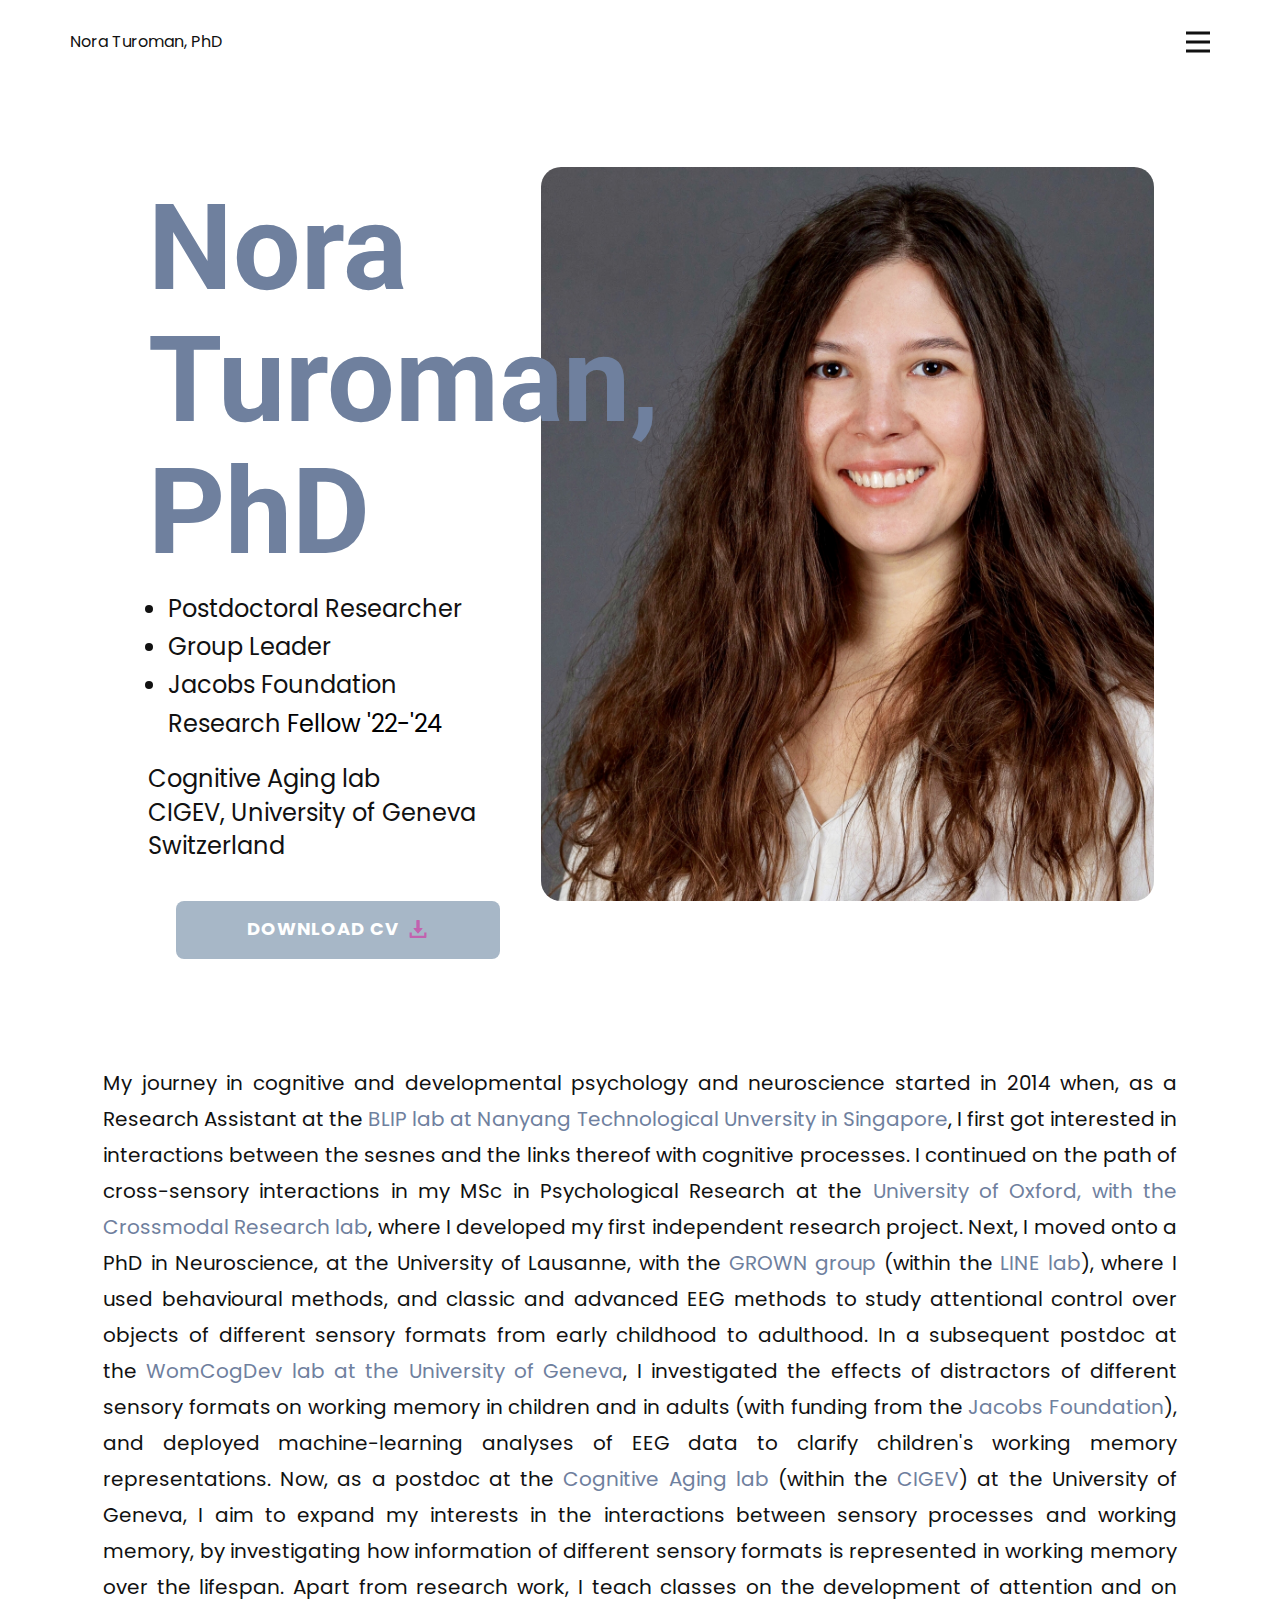
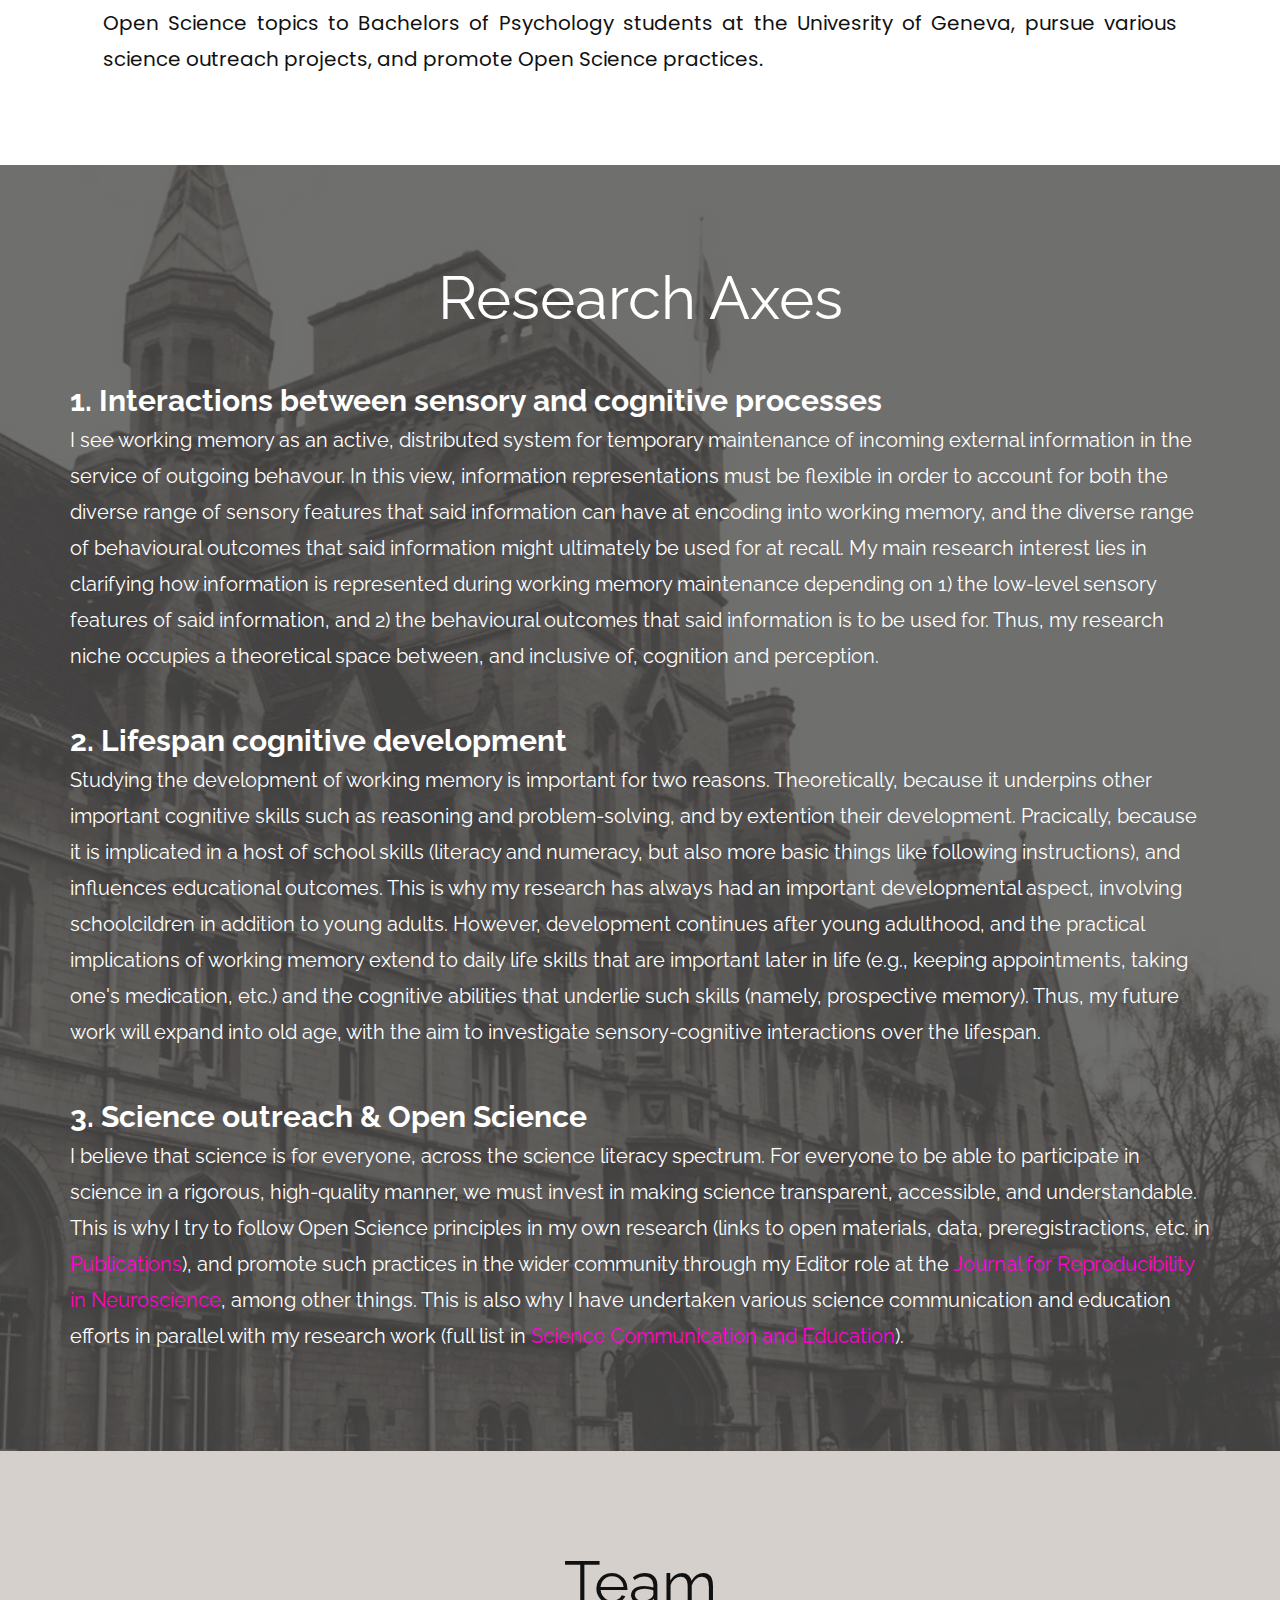
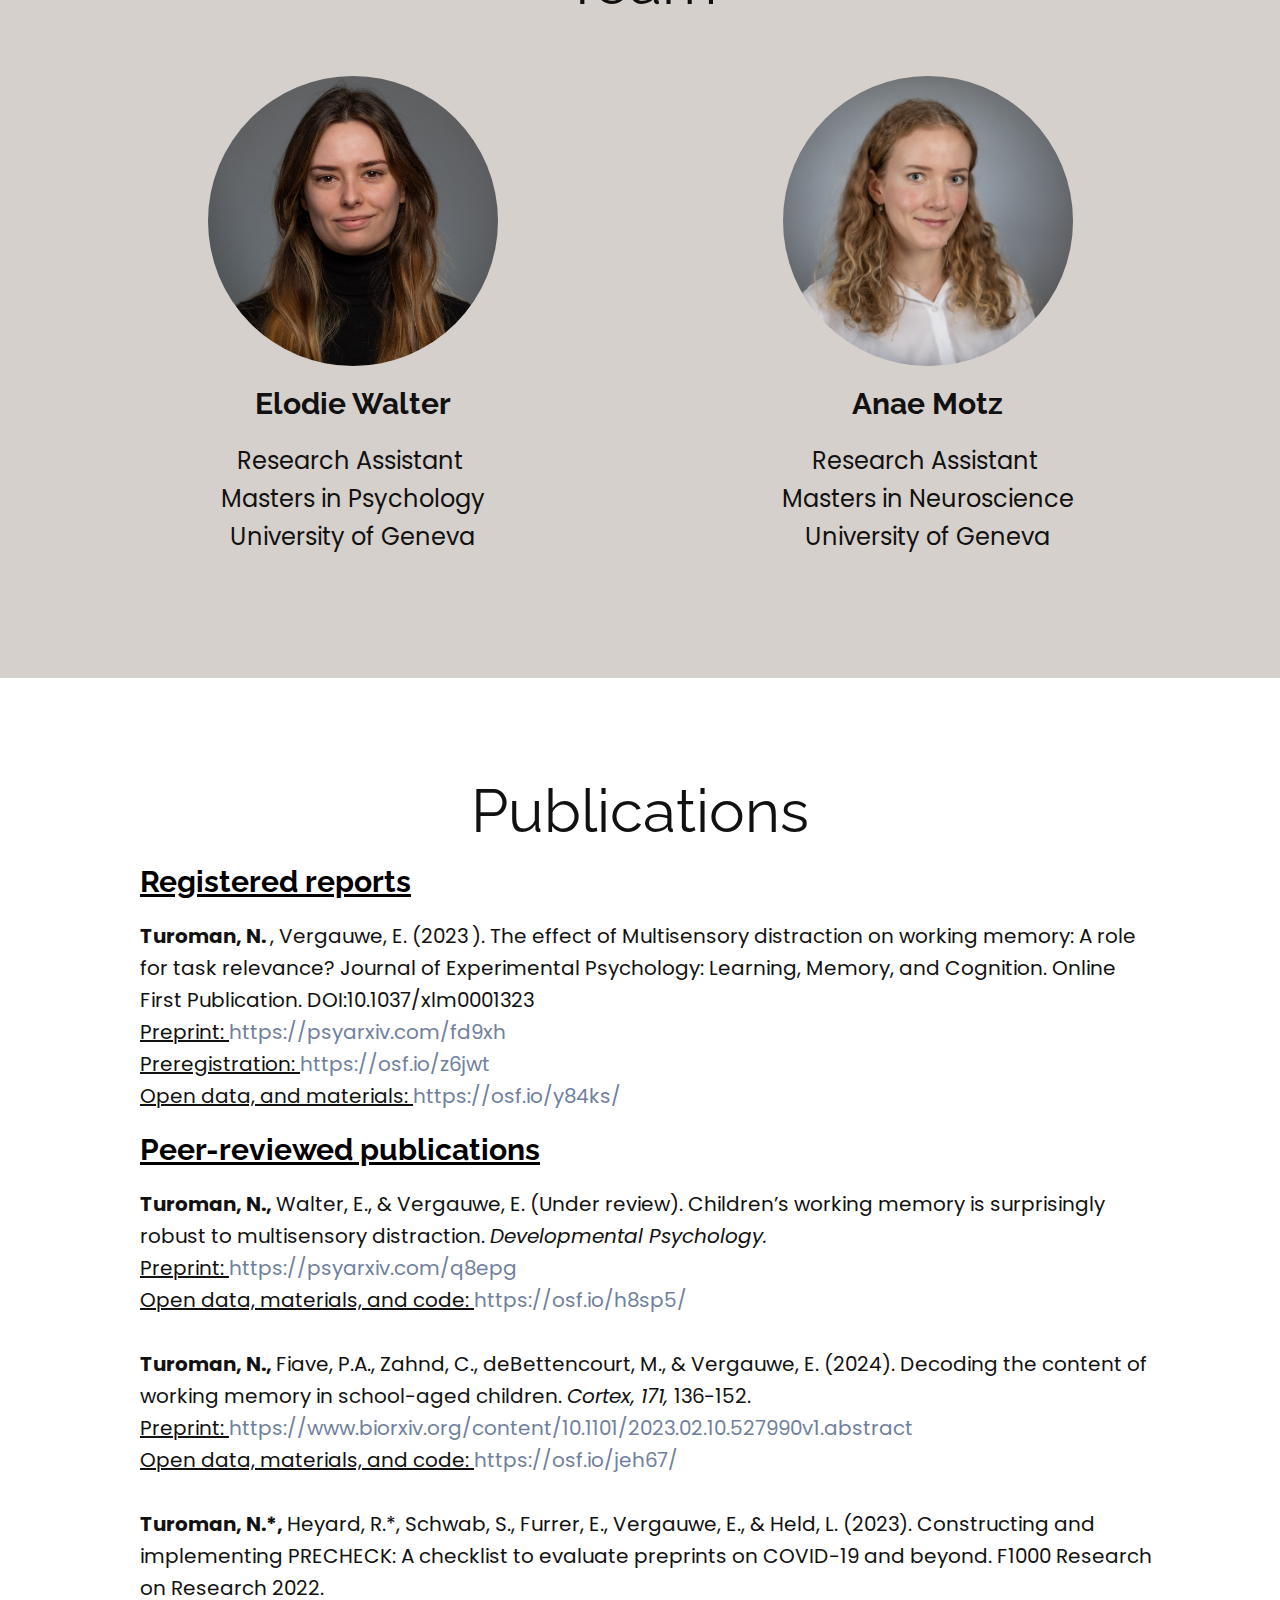
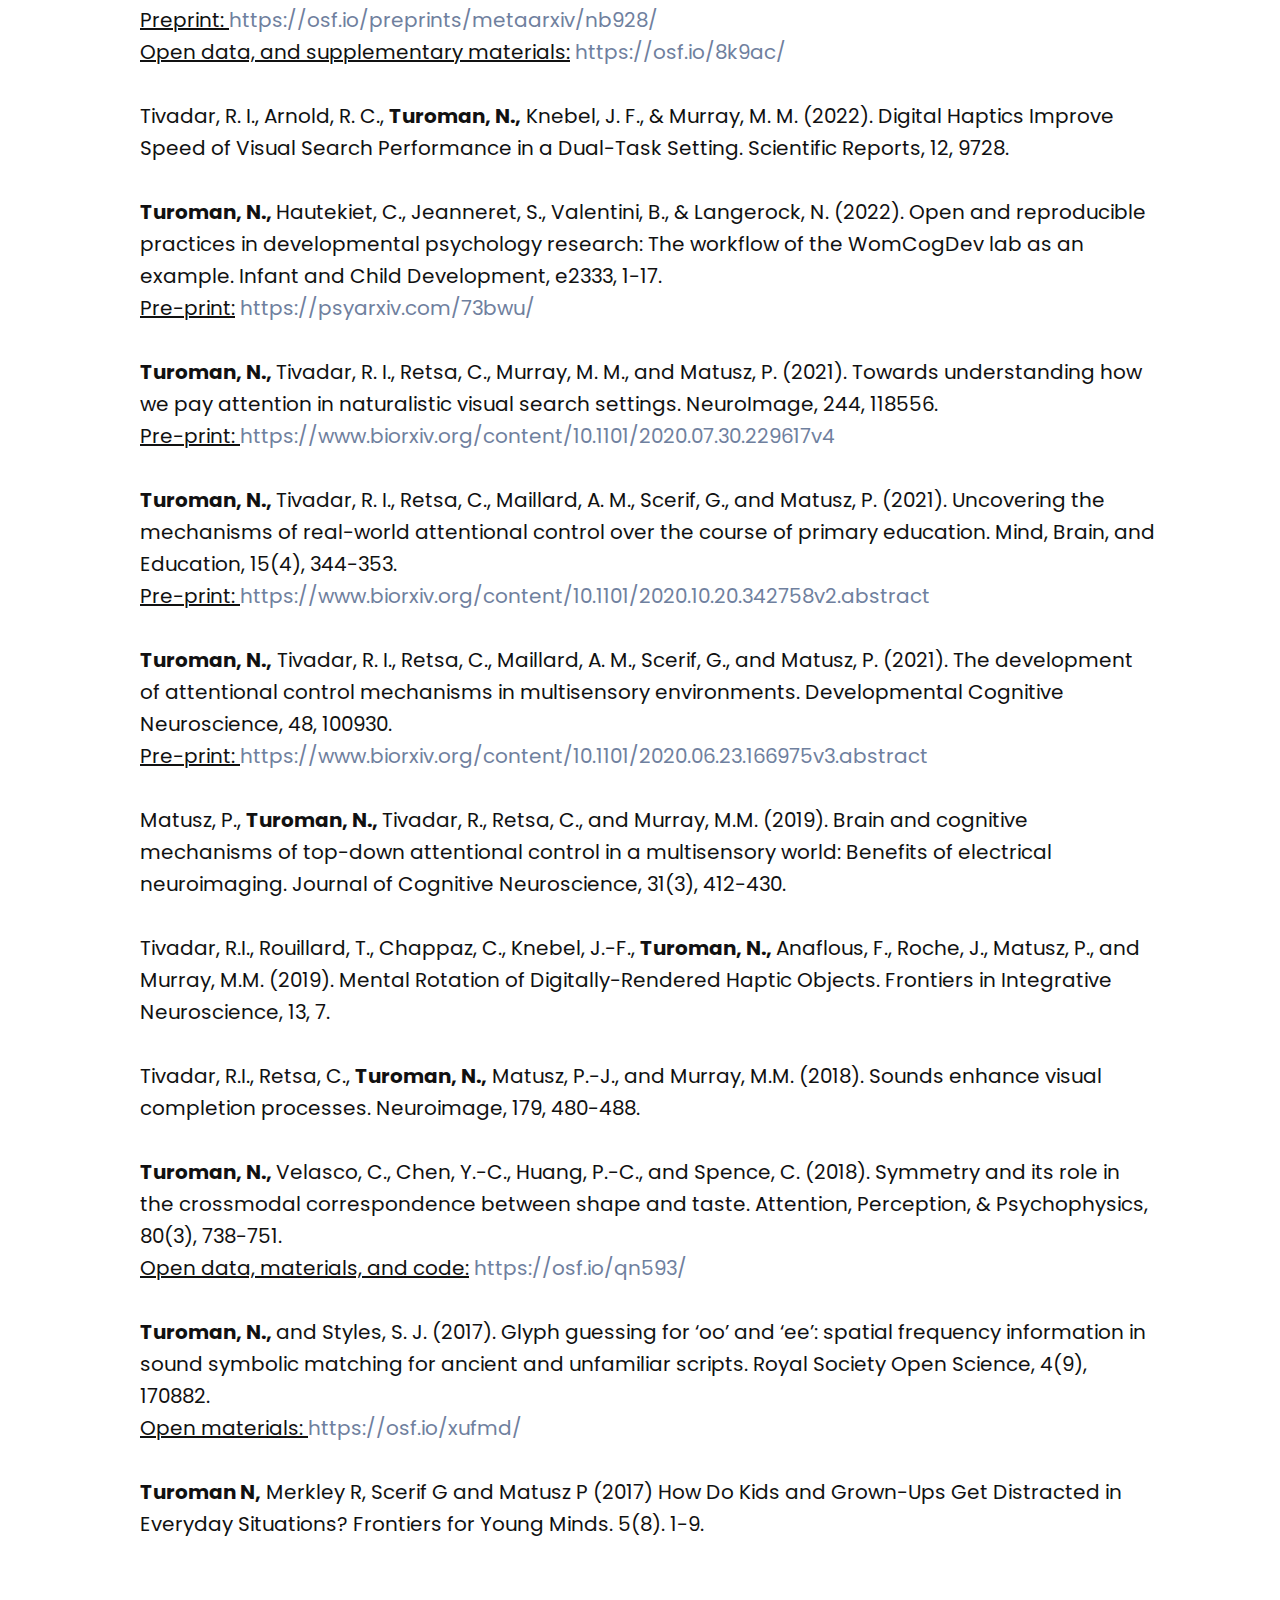
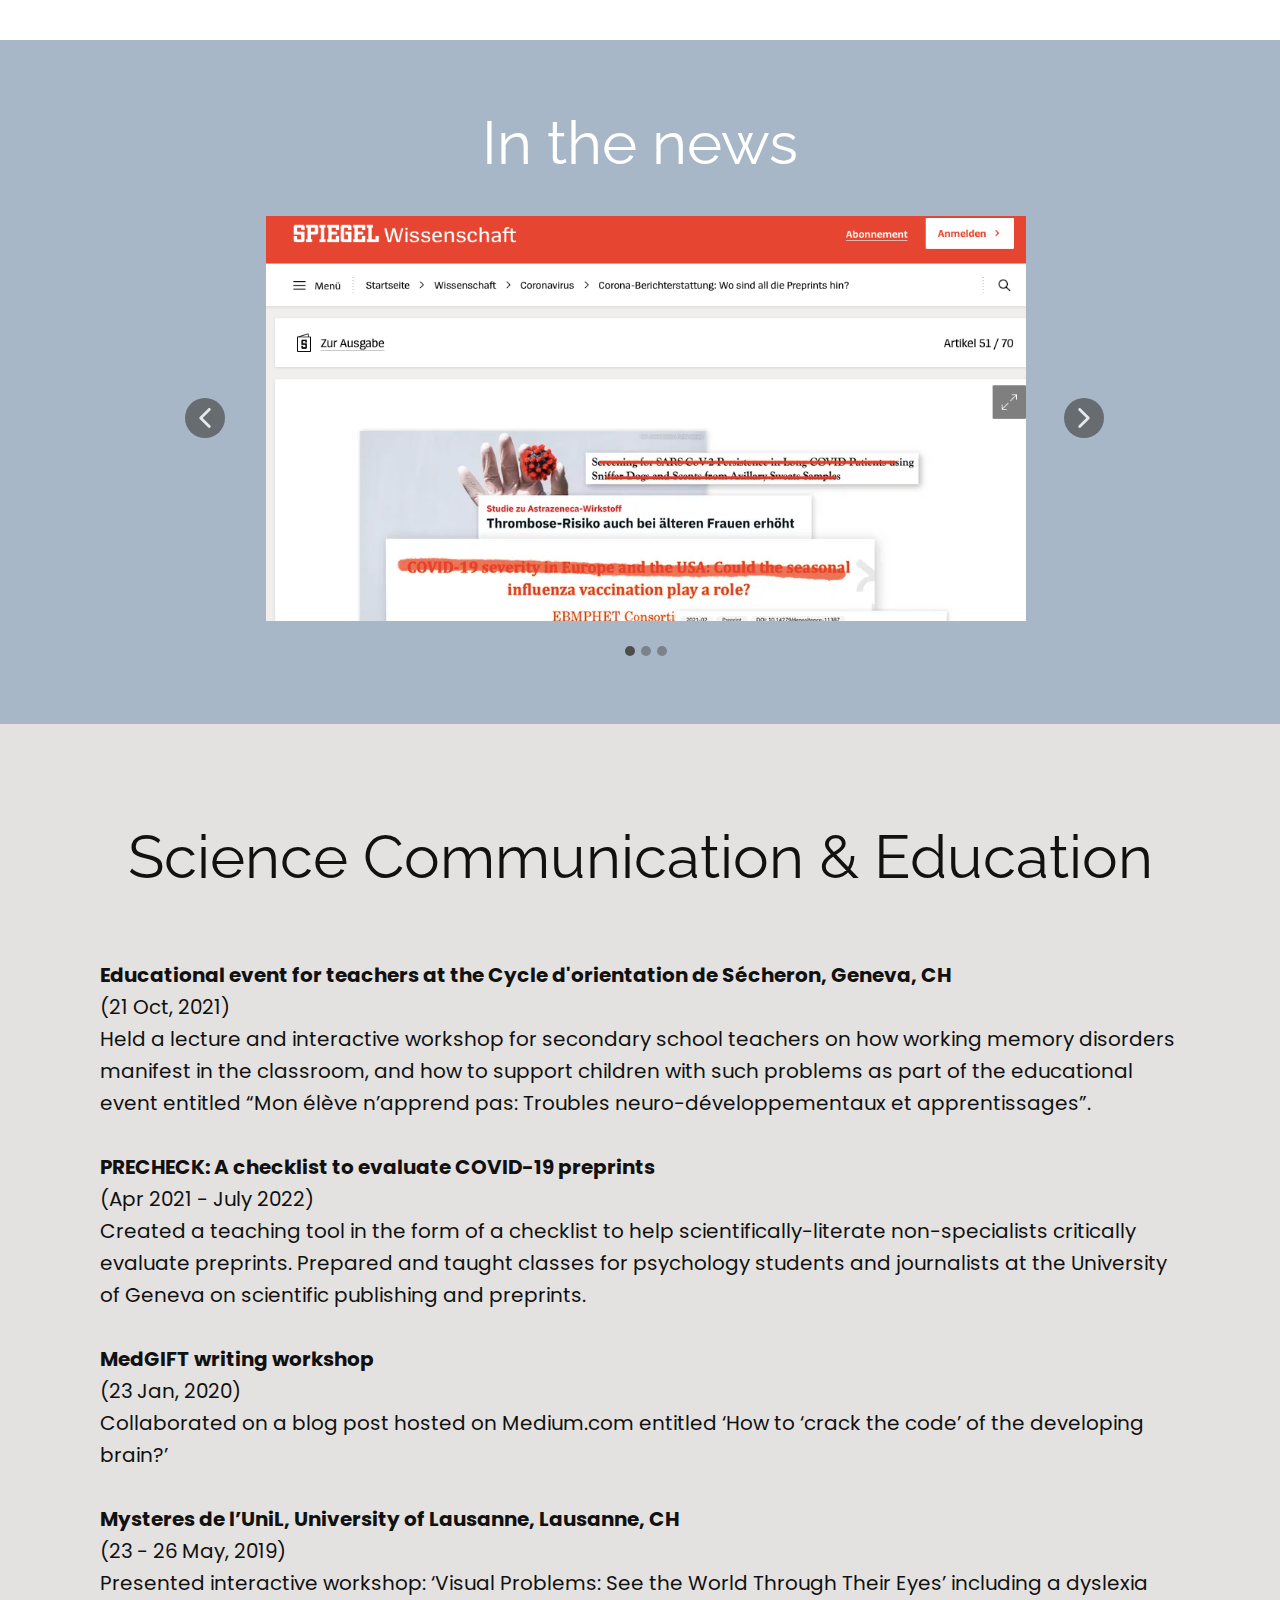
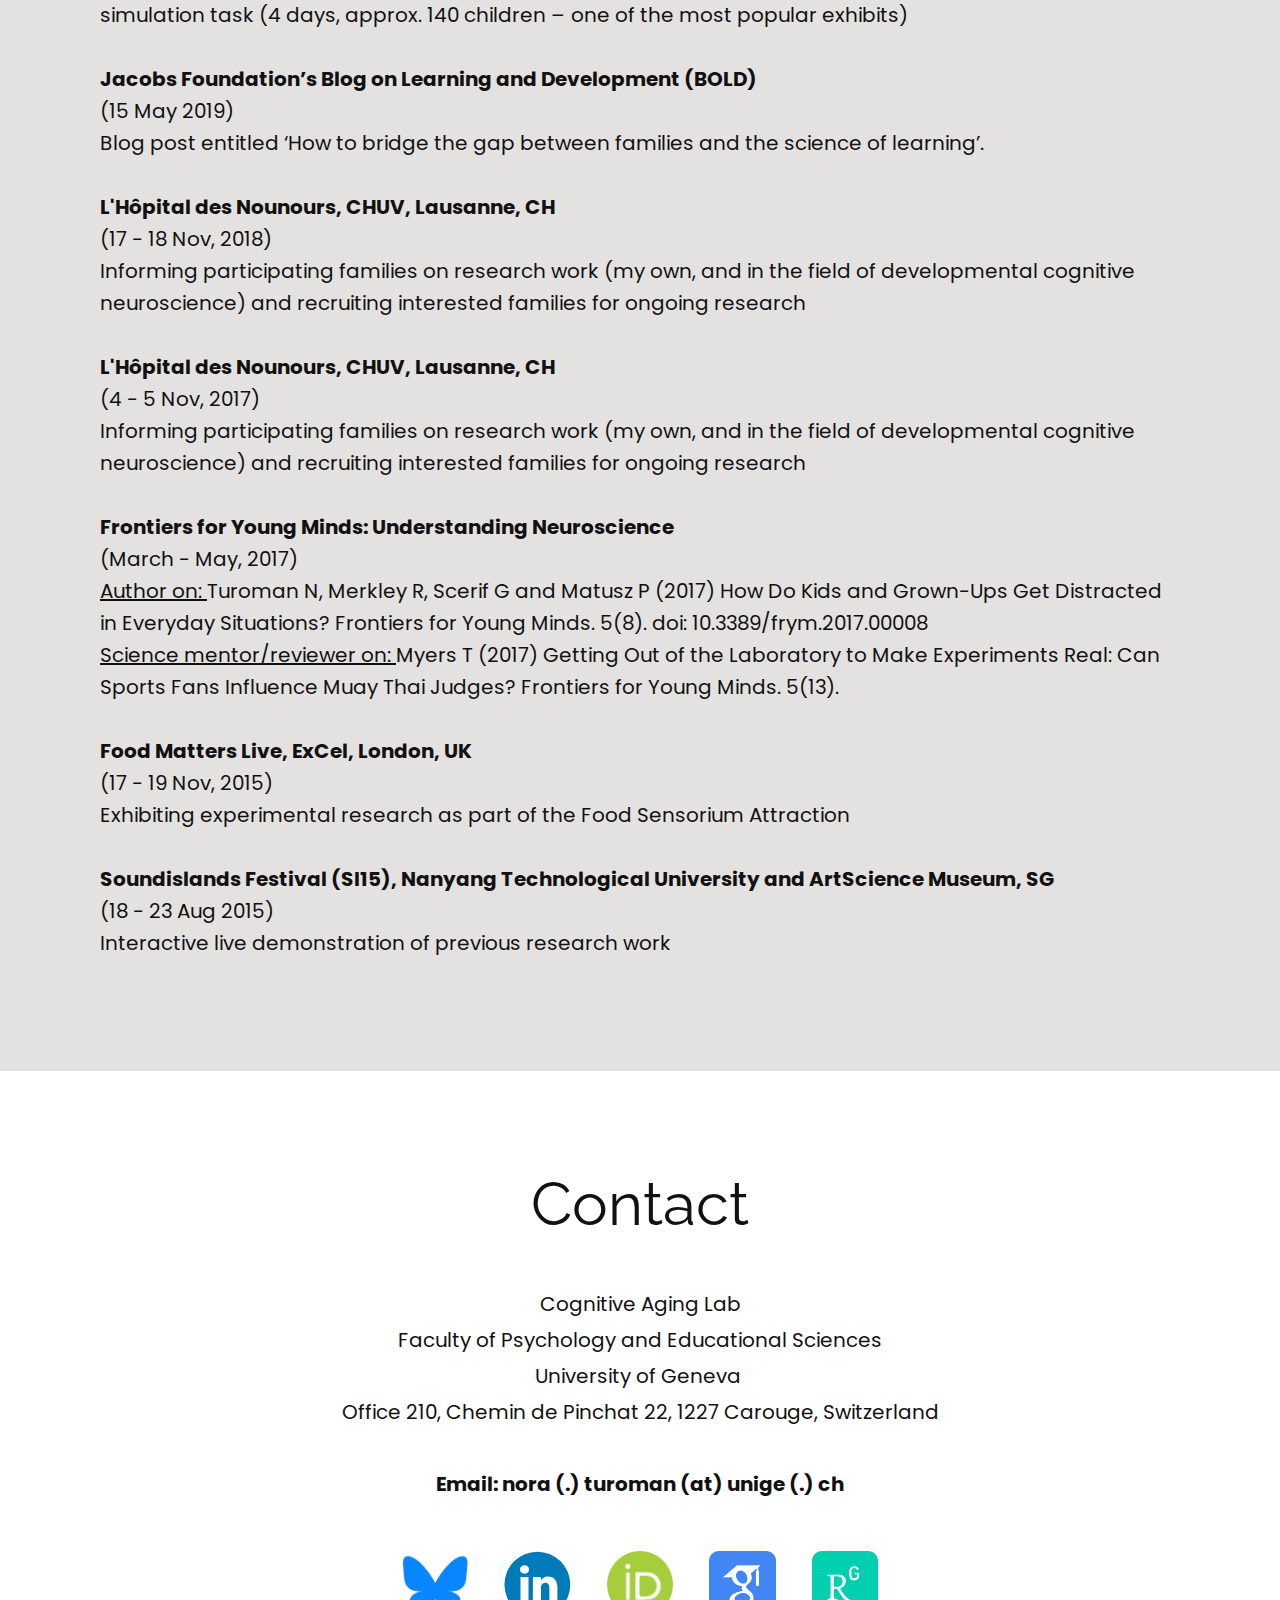
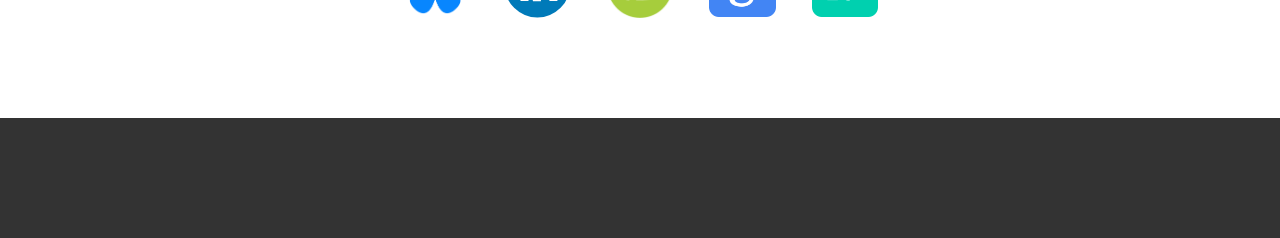
<file: Nora-Turoman.html>
<!DOCTYPE html>
<html style="font-size: 16px;" lang="en-CH"><head>
    <meta name="viewport" content="width=device-width, initial-scale=1.0">
    <meta charset="utf-8">
    <meta name="keywords" content="Nora Turoman, researcher, scientist, psychology, neuroscience, multisensory, attention, memory, Switzerland">
    <meta name="description" content="Nora Turoman, experimental psychologist and cognitive neuroscientist based in Switzerland">
    <title>Nora Turoman, PhD</title>
    <link rel="stylesheet" href="nicepage.css" media="screen">
<link rel="stylesheet" href="Nora-Turoman.css" media="screen">
    <script class="u-script" type="text/javascript" src="jquery.js" defer=""></script>
    <script class="u-script" type="text/javascript" src="nicepage.js" defer=""></script>
    <meta name="generator" content="Nicepage 6.8.3, nicepage.com">
    <meta property="og:title" content="Nora Turoman, PhD">
    <meta property="og:description" content="Nora Turoman, experimental psychologist and cognitive neuroscientist based in Switzerland">
    <meta property="og:image" content="images/ProfeshPhoto2.jpg">
    <meta property="og:url" content="www.noraturoman.com">
    <link id="u-theme-google-font" rel="stylesheet" href="https://fonts.googleapis.com/css?family=Raleway:100,100i,200,200i,300,300i,400,400i,500,500i,600,600i,700,700i,800,800i,900,900i|Poppins:100,100i,200,200i,300,300i,400,400i,500,500i,600,600i,700,700i,800,800i,900,900i">
    <link id="u-page-google-font" rel="stylesheet" href="https://fonts.googleapis.com/css?family=Roboto:100,100i,300,300i,400,400i,500,500i,700,700i,900,900i">
    
    
    
    
    
    
    
    
    
    
    <script type="application/ld+json">{
		"@context": "http://schema.org",
		"@type": "Organization",
		"name": "Nora Turoman PhD"
}</script>
    <meta name="theme-color" content="#6f809e">
    <meta property="og:type" content="website">
  <meta data-intl-tel-input-cdn-path="intlTelInput/"></head>
  <body data-path-to-root="./" data-include-products="false" class="u-body u-xl-mode" data-lang="en"><header class="u-clearfix u-header u-white u-header" id="sec-3992"><div class="u-clearfix u-sheet u-sheet-1">
        <nav class="u-menu u-menu-hamburger u-offcanvas u-menu-1" data-responsive-from="XL">
          <div class="menu-collapse" style="font-size: 1rem; letter-spacing: 0px;">
            <a class="u-button-style u-custom-left-right-menu-spacing u-custom-padding-bottom u-custom-top-bottom-menu-spacing u-nav-link u-text-active-palette-1-base u-text-hover-palette-2-base" href="#">
              <svg class="u-svg-link" viewBox="0 0 24 24"><use xmlns:xlink="http://www.w3.org/1999/xlink" xlink:href="#menu-hamburger"></use></svg>
              <svg class="u-svg-content" version="1.1" id="menu-hamburger" viewBox="0 0 16 16" x="0px" y="0px" xmlns:xlink="http://www.w3.org/1999/xlink" xmlns="http://www.w3.org/2000/svg"><g><rect y="1" width="16" height="2"></rect><rect y="7" width="16" height="2"></rect><rect y="13" width="16" height="2"></rect>
</g></svg>
            </a>
          </div>
          <div class="u-custom-menu u-nav-container" wfd-invisible="true">
            <ul class="u-nav u-unstyled u-nav-1"><li class="u-nav-item"><a class="u-button-style u-nav-link u-text-active-palette-1-base u-text-hover-palette-2-base" href="Nora-Turoman.html" style="padding: 10px 20px;">Nora Turoman</a>
</li><li class="u-nav-item"><a class="u-button-style u-nav-link u-text-active-palette-1-base u-text-hover-palette-2-base" href="Nora-Turoman.html#sec-b82b" style="padding: 10px 20px;">About me</a>
</li><li class="u-nav-item"><a class="u-button-style u-nav-link u-text-active-palette-1-base u-text-hover-palette-2-base" href="Nora-Turoman.html#sec-c143" style="padding: 10px 20px;">Research axes</a>
</li><li class="u-nav-item"><a class="u-button-style u-nav-link u-text-active-palette-1-base u-text-hover-palette-2-base" href="Nora-Turoman.html#sec-89ca" style="padding: 10px 20px;">Team</a>
</li><li class="u-nav-item"><a class="u-button-style u-nav-link u-text-active-palette-1-base u-text-hover-palette-2-base" href="Nora-Turoman.html#sec-5092" style="padding: 10px 20px;">Publications</a>
</li><li class="u-nav-item"><a class="u-button-style u-nav-link u-text-active-palette-1-base u-text-hover-palette-2-base" href="Nora-Turoman.html#sec-24c7" style="padding: 10px 20px;">In the news</a>
</li><li class="u-nav-item"><a class="u-button-style u-nav-link u-text-active-palette-1-base u-text-hover-palette-2-base" href="Nora-Turoman.html#sec-cd34" style="padding: 10px 20px;">Sci Comm &amp; Education</a>
</li><li class="u-nav-item"><a class="u-button-style u-nav-link u-text-active-palette-1-base u-text-hover-palette-2-base" href="Nora-Turoman.html#sec-7408" style="padding: 10px 20px;">Contact</a>
</li></ul>
          </div>
          <div class="u-custom-menu u-nav-container-collapse">
            <div class="u-black u-container-style u-inner-container-layout u-opacity u-opacity-95 u-sidenav">
              <div class="u-inner-container-layout u-sidenav-overflow">
                <div class="u-menu-close"></div>
                <ul class="u-align-center u-nav u-popupmenu-items u-unstyled u-nav-2"><li class="u-nav-item"><a class="u-button-style u-nav-link" href="Nora-Turoman.html">Nora Turoman</a>
</li><li class="u-nav-item"><a class="u-button-style u-nav-link" href="Nora-Turoman.html#sec-b82b">About me</a>
</li><li class="u-nav-item"><a class="u-button-style u-nav-link" href="Nora-Turoman.html#sec-c143">Research axes</a>
</li><li class="u-nav-item"><a class="u-button-style u-nav-link" href="Nora-Turoman.html#sec-89ca">Team</a>
</li><li class="u-nav-item"><a class="u-button-style u-nav-link" href="Nora-Turoman.html#sec-5092">Publications</a>
</li><li class="u-nav-item"><a class="u-button-style u-nav-link" href="Nora-Turoman.html#sec-24c7">In the news</a>
</li><li class="u-nav-item"><a class="u-button-style u-nav-link" href="Nora-Turoman.html#sec-cd34">Sci Comm &amp; Education</a>
</li><li class="u-nav-item"><a class="u-button-style u-nav-link" href="Nora-Turoman.html#sec-7408">Contact</a>
</li></ul>
              </div>
            </div>
            <div class="u-black u-menu-overlay u-opacity u-opacity-70" wfd-invisible="true"></div>
          </div>
        </nav>
        <p class="u-text u-text-default u-text-1">Nora Turoman, PhD</p>
      </div></header>
    <section class="u-clearfix u-white u-section-1" id="carousel_6174">
      <div class="u-clearfix u-sheet u-sheet-1">
        <img class="u-expanded-width-sm u-expanded-width-xs u-image u-image-round u-radius-20 u-image-1" src="images/ProfeshPhoto.jpg" alt="" data-image-width="2828" data-image-height="2828">
        <div class="u-container-style u-expanded-width-sm u-expanded-width-xs u-group u-group-1">
          <div class="u-container-layout u-container-layout-1">
            <h2 class="u-align-left u-custom-font u-font-roboto u-text u-text-palette-1-base u-text-1">Nora&nbsp;<br>Turoman,&nbsp;<br>PhD
            </h2>
            <ul class="u-align-left u-text u-text-2">
              <li>Postdoctoral Researcher </li>
              <li>Group Leader</li>
              <li>Jacobs Foundation Research <span class="u-text-black">Fellow '22-'24</span>
              </li>
            </ul>
            <p class="u-text u-text-default u-text-3">Cognitive Aging lab<br>CIGEV, University of Geneva<br>Switzerland
            </p>
            <a href="files/CV_NoraTuroman_Apr2024.pdf" class="u-active-palette-1-base u-btn u-btn-round u-button-style u-file-link u-hover-palette-1-base u-palette-2-base u-radius-8 u-text-active-white u-text-body-alt-color u-text-hover-white u-btn-1" target="_blank">Download cv&nbsp;&nbsp;<span class="u-icon u-text-custom-color-2 u-icon-1"><svg class="u-svg-content" viewBox="0 0 512 512" x="0px" y="0px" style="width: 1em; height: 1em;"><g><g><path d="M382.56,233.376C379.968,227.648,374.272,224,368,224h-64V16c0-8.832-7.168-16-16-16h-64c-8.832,0-16,7.168-16,16v208h-64    c-6.272,0-11.968,3.68-14.56,9.376c-2.624,5.728-1.6,12.416,2.528,17.152l112,128c3.04,3.488,7.424,5.472,12.032,5.472    c4.608,0,8.992-2.016,12.032-5.472l112-128C384.192,245.824,385.152,239.104,382.56,233.376z"></path>
</g>
</g><g><g><path d="M432,352v96H80v-96H16v128c0,17.696,14.336,32,32,32h416c17.696,0,32-14.304,32-32V352H432z"></path>
</g>
</g></svg></span>
            </a>
          </div>
        </div>
      </div>
    </section>
    <section class="u-align-center u-clearfix u-section-2" id="sec-b82b">
      <div class="u-clearfix u-sheet u-sheet-1">
        <p class="u-align-justify u-text u-text-1"> My journey in cognitive and developmental psychology and neuroscience started in 2014 when, as a Research Assistant at the <a href="https://blogs.ntu.edu.sg/blip/" class="u-active-none u-border-none u-btn u-button-link u-button-style u-hover-none u-none u-text-palette-1-base u-btn-1" target="_blank">BLIP lab at Nanyang Technological Unversity in Singapore</a>,&nbsp;I first got interested in interactions between the sesnes and the links thereof with cognitive processes.&nbsp;I continued on the path of cross-sensory interactions in my MSc in Psychological Research at the <a href="https://www.psy.ox.ac.uk/research/crossmodal-research-laboratory" class="u-active-none u-border-none u-btn u-button-link u-button-style u-hover-none u-none u-text-palette-1-base u-btn-2" target="_blank">University of Oxford, with the Crossmodal Research lab</a>, where I developed my first independent research project. Next, I moved onto a PhD in Neuroscience, at the University of Lausanne, with the <a href="https://groupforrealworldneuroscience.wordpress.com" class="u-active-none u-border-none u-btn u-button-link u-button-style u-hover-none u-none u-text-palette-1-base u-btn-3" target="_blank">GROWN group</a> (within the <a href="https://www.unil.ch/line/en/home.html" class="u-active-none u-border-none u-btn u-button-link u-button-style u-hover-none u-none u-text-palette-1-base u-btn-4" target="_blank">LINE lab</a>), where I used behavioural methods, and classic and advanced EEG methods to study attentional control over objects of different sensory formats from early childhood to adulthood. In a subsequent postdoc at the&nbsp;<a href="https://www.unige.ch/fapse/womcogdev/home" class="u-active-none u-border-none u-btn u-button-link u-button-style u-hover-none u-none u-text-palette-1-base u-btn-5" target="_blank">WomCogDev lab at the University of Geneva</a>, I investigated the effects of distractors of different sensory formats on working memory in children and in adults (with funding from the <a href="https://jacobsfoundation.org/fellows/jacobs-foundation-research-fellowship-en/nora-turoman/" class="u-active-none u-border-none u-btn u-button-link u-button-style u-hover-none u-none u-text-palette-1-base u-btn-6" target="_blank">Jacobs Foundation</a>), and deployed machine-learning analyses of EEG data to clarify children's working memory representations. Now, as a postdoc at the <a href="https://www.unige.ch/fapse/aging/en" class="u-active-none u-border-none u-btn u-button-link u-button-style u-hover-none u-none u-text-palette-1-base u-btn-7" target="_blank">Cognitive Aging lab</a>&nbsp;(within the <a href="https://cigev.unige.ch/" class="u-active-none u-border-none u-btn u-button-link u-button-style u-hover-none u-none u-text-palette-1-base u-btn-8" target="_blank">CIGEV</a>) at the University of Geneva, I aim to expand my interests in the interactions between sensory processes and working memory, by investigating how information of different sensory formats is represented in working memory over the lifespan. Apart from research work, I teach classes on the development of attention and on Open Science topics to Bachelors of Psychology students at the Univesrity of Geneva, pursue various science outreach projects, and promote Open Science practices.<br>
        </p>
      </div>
    </section>
    <section class="u-align-center u-clearfix u-image u-shading u-section-3" src="" data-image-width="1600" data-image-height="841" id="sec-c143">
      <div class="u-align-left u-clearfix u-sheet u-valign-middle-sm u-valign-middle-xs u-sheet-1">
        <h1 class="u-align-center u-text u-text-1">Research Axes </h1>
        <h3 class="u-text u-text-2">
          <span style="font-weight: 700;">1. Interactions between sensory and cognitive processes</span>
          <br>
          <span style="font-size: 1.25rem;">I see working memory as an active, distributed system for temporary maintenance of incoming external information in the service of outgoing behavour. In this view, information representations must be flexible in order to account for both the diverse range of sensory features that said information can have at encoding into working memory, and the diverse range of behavioural outcomes that said information might ultimately be used for at recall.&nbsp;My main research interest lies in clarifying how information is represented during working memory maintenance depending on 1) the low-level sensory features of said information, and 2) the behavioural outcomes that said information is to be used for. Thus, my research niche occupies&nbsp;a theoretical space between, and inclusive of, cognition and perception.</span>
          <br>
        </h3>
        <h3 class="u-text u-text-3">2. Lifespan cognitive development<br>
          <span style="font-size: 1.25rem; font-weight: 400;">Studying the development of working memory is important for two reasons. Theoretically, because it underpins other important cognitive skills such as reasoning and problem-solving, and by extention their development. Pracically, because it is implicated in a host of school skills (literacy and numeracy, but also more basic things like following instructions), and influences educational outcomes. This is why my research has always had an&nbsp;important developmental aspect, involving schoolcildren in addition to young adults. However, development continues after young adulthood, and the practical implications of working memory extend to daily life skills that are important later in life (e.g., keeping appointments, taking one's medication, etc.) and the cognitive abilities that underlie such skills (namely, prospective memory). Thus, my future work will expand into old age, with the aim to investigate sensory-cognitive interactions over the lifespan.</span>
          <br>
        </h3>
        <h3 class="u-text u-text-4">3. Science outreach &amp; Open Science<br>
          <span style="font-size: 1.25rem; font-weight: 400;">I believe that science is for everyone, across the science literacy spectrum. For everyone to be able to participate in science in a rigorous, high-quality manner, we must invest in making science transparent, accessible, and understandable. This is why I try to follow Open Science principles in my own research (links to open materials, data, preregistractions, etc. in <a href="Nora-Turoman.html#sec-5092" class="u-active-none u-border-none u-btn u-button-link u-button-style u-hover-none u-none u-text-custom-color-2 u-btn-1">Publications</a>), and promote such practices in the wider community through my Editor role at the <a href="https://jrn.trialanderror.org/" class="u-active-none u-border-none u-btn u-button-link u-button-style u-hover-none u-none u-text-custom-color-2 u-btn-2" target="_blank">Journal for Reproducibility in Neuroscience</a>, among other things. This is also why I have undertaken various science communication and education efforts in parallel with my research work (full list in <a href="Nora-Turoman.html#sec-cd34" class="u-active-none u-border-none u-btn u-button-link u-button-style u-hover-none u-none u-text-custom-color-2 u-btn-3">Science Communication and Education</a>).&nbsp;
          </span>
        </h3>
      </div>
    </section>
    <section class="u-clearfix u-palette-4-base u-section-4" id="sec-89ca">
      <div class="u-clearfix u-sheet u-sheet-1">
        <h1 class="u-align-center-xs u-text u-text-1">Team </h1>
        <div class="u-expanded-width u-list u-list-1">
          <div class="u-repeater u-repeater-1">
            <div class="u-align-center u-container-style u-list-item u-repeater-item">
              <div class="u-container-layout u-similar-container u-valign-top u-container-layout-1">
                <div alt="" class="u-image u-image-circle u-image-1" src="" data-image-width="6132" data-image-height="4041"></div>
                <h5 class="u-align-center-lg u-align-center-md u-align-center-sm u-align-center-xs u-text u-text-2">Elodie Walter</h5>
                <p class="u-align-center-lg u-align-center-md u-align-center-sm u-align-center-xs u-text u-text-3">Research Assistant&nbsp;<br>Masters in Psychology<br>University of Geneva
                </p>
              </div>
            </div>
            <div class="u-align-center u-container-style u-list-item u-repeater-item">
              <div class="u-container-layout u-similar-container u-valign-top u-container-layout-2">
                <div alt="" class="u-image u-image-circle u-image-2" src="" data-image-width="6720" data-image-height="4480"></div>
                <h5 class="u-align-center-lg u-align-center-md u-align-center-sm u-align-center-xs u-text u-text-4">Anae Motz</h5>
                <p class="u-align-center-lg u-align-center-md u-align-center-sm u-align-center-xs u-text u-text-5">Research Assistant&nbsp;<br>Masters in Neuroscience<br>University of Geneva<br>
                </p>
              </div>
            </div>
          </div>
        </div>
      </div>
    </section>
    <section class="u-align-center u-clearfix u-section-5" id="sec-5092">
      <div class="u-clearfix u-sheet u-sheet-1">
        <h1 class="u-text u-text-1">Publications</h1>
        <h3 class="u-align-left u-text u-text-black u-text-2"><u>Registered reports</u>
        </h3>
        <p class="u-align-left u-text u-text-3"><b style="font-size: 1.25rem; background-color: #ffffff; color: #111111; font-family: Poppins;">Turoman, N.</b><b style="font-size: 1.25rem; background-color: #ffffff; font-family: Poppins;">
            <span style="font-weight: 400;">, Vergauwe, E. (2023</span>
            <span style="font-weight: 400;">). The effect of Multisensory distraction on working memory: A role
						for task relevance? Journal of Experimental Psychology: Learning, Memory, and Cognition. Online First Publication.&nbsp;</span></b>DOI:10.1037/xlm0001323<br>
          <span style="text-decoration: underline !important;">Preprint: </span>
          <a href="https://psyarxiv.com/fd9xh" class="u-active-none u-border-none u-btn u-button-link u-button-style u-hover-none u-none u-text-palette-1-base u-btn-1" target="_blank">https://psyarxiv.com/fd9xh</a>&nbsp;<br><b style="font-size: 1.25rem; background-color: #ffffff; font-family: Poppins;">
            <span style="font-weight: 400;">
              <span style="text-decoration: underline !important;">Preregistration: </span>
              <a href="https://osf.io/z6jwt" class="u-active-none u-border-none u-btn u-button-link u-button-style u-hover-none u-none u-text-palette-1-base u-btn-2" target="_blank">https://osf.io/z6jwt</a>&nbsp;
            </span></b>
          <br>
          <span style="text-decoration: underline !important;">Open data, and materials: </span>
          <a href="https://osf.io/y84ks/" class="u-active-none u-border-none u-btn u-button-link u-button-style u-hover-none u-none u-text-palette-1-base u-btn-3" target="_blank">https://osf.io/y84ks/</a>
          <span style="color: #111111; font-family: Poppins; background-color: #ffffff;"></span>
        </p>
        <h3 class="u-align-left u-text u-text-black u-text-4"><b>Peer-reviewed publications</b>
        </h3>
        <p class="u-align-left u-text u-text-5">
          <span style="font-weight: 700;">Turoman, N., <span style="font-weight: 400;">Walter, E., &amp; Vergauwe, E. (Under review). Children’s working memory is
surprisingly robust to multisensory distraction. <span style="font-style: italic;">Developmental Psychology.&nbsp;</span>
            </span>
            <br>
            <span style="font-weight: 400;">
              <span style="text-decoration: underline !important;">Preprint: </span>
              <a href="https://psyarxiv.com/q8epg" class="u-active-none u-border-none u-btn u-button-link u-button-style u-hover-none u-none u-text-palette-1-base u-btn-4" target="_blank">https://psyarxiv.com/q8epg</a>
              <br>
              <span style="text-decoration: underline !important;">Open data, materials, and code: </span>
              <a href="https://osf.io/h8sp5/&nbsp;" class="u-active-none u-border-none u-btn u-button-link u-button-style u-hover-none u-none u-text-palette-1-base u-btn-5" target="_blank">https://osf.io/h8sp5/&nbsp;</a>
            </span>
            <br>
            <br>Turoman, N., 
          </span>Fiave, P.A., Zahnd, C., deBettencourt, M., &amp; Vergauwe, E. (2024). Decoding the content
								of working memory in school-aged children. <span style="font-style: italic;">Cortex, 171, </span>136-152.<br>
          <span style="text-decoration: underline !important;">Preprint: </span>
          <a href="https://www.biorxiv.org/content/10.1101/2023.02.10.527990v1.abstract" class="u-active-none u-border-none u-btn u-button-link u-button-style u-hover-none u-none u-text-palette-1-base u-btn-6" target="_blank">https://www.biorxiv.org/content/10.1101/2023.02.10.527990v1.abstract</a>&nbsp;<br>
          <span style="text-decoration: underline !important;">Open data, materials, and code: </span>
          <a href="https://osf.io/jeh67/" class="u-active-none u-border-none u-btn u-button-link u-button-style u-hover-none u-none u-text-palette-1-base u-btn-7" target="_blank">https://osf.io/jeh67/</a>&nbsp;<br>
          <br>
          <span style="font-weight: 700;">Turoman, N.*, </span>Heyard, R.*, Schwab, S., Furrer, E., Vergauwe, E., &amp; Held, L. (2023). Constructing and
								implementing PRECHECK: A checklist to evaluate preprints on COVID-19 and beyond. F1000 Research on Research 2022.<br>
          <span style="text-decoration: underline !important;"> Preprint: </span>
          <a href="https://osf.io/preprints/metaarxiv/nb928/" class="u-active-none u-border-none u-btn u-button-link u-button-style u-hover-none u-none u-text-palette-1-base u-btn-8" target="_blank">https://osf.io/preprints/metaarxiv/nb928/</a>
          <br>
          <span style="text-decoration: underline !important;"> Open data, and supplementary materials:</span>
          <a href="https://osf.io/8k9ac/" class="u-active-none u-border-none u-btn u-button-link u-button-style u-hover-none u-none u-text-palette-1-base u-btn-9" target="_blank">https://osf.io/8k9ac/</a>&nbsp;<br>
          <br>Tivadar, R. I., Arnold, R. C., <span style="font-weight: 700;">Turoman, N.,</span> Knebel, J. F., &amp; Murray, M. M. (2022). Digital Haptics Improve Speed
of Visual Search Performance in a Dual-Task Setting. Scientific Reports, 12, 9728.&nbsp;<br>
          <br>
          <span style="font-weight: 700;">Turoman, N., </span>Hautekiet, C., Jeanneret, S., Valentini, B., &amp; Langerock, N. (2022). Open and reproducible
practices in developmental psychology research: The workflow of the WomCogDev lab as an example. Infant
and Child Development, e2333, 1-17.<br>
          <span style="text-decoration: underline !important;"> Pre-print:</span>
          <a href="https://psyarxiv.com/73bwu/&nbsp;" class="u-active-none u-border-none u-btn u-button-link u-button-style u-hover-none u-none u-text-palette-1-base u-btn-10" target="_blank">https://psyarxiv.com/73bwu/&nbsp;</a>
          <br>
          <br>
          <span style="font-weight: 700;">Turoman, N., </span>Tivadar, R. I., Retsa, C., Murray, M. M., and Matusz, P. (2021). Towards understanding how we
pay attention in naturalistic visual search settings. NeuroImage, 244, 118556.<br>
          <span style="text-decoration: underline !important;"> Pre-print: </span>
          <a href="https://www.biorxiv.org/content/10.1101/2020.07.30.229617v4&nbsp;" class="u-active-none u-border-none u-btn u-button-link u-button-style u-hover-none u-none u-text-palette-1-base u-btn-11" target="_blank">https://www.biorxiv.org/content/10.1101/2020.07.30.229617v4&nbsp;</a>
          <br>
          <br>
          <span style="font-weight: 700;">Turoman, N., </span>Tivadar, R. I., Retsa, C., Maillard, A. M., Scerif, G., and Matusz, P. (2021). Uncovering the
mechanisms of real-world attentional control over the course of primary education. Mind, Brain, and Education,
15(4), 344-353.<br>
          <span style="text-decoration: underline !important;"> Pre-print: </span>
          <a href="https://www.biorxiv.org/content/10.1101/2020.10.20.342758v2.abstract&nbsp;" class="u-active-none u-border-none u-btn u-button-link u-button-style u-hover-none u-none u-text-palette-1-base u-btn-12" target="_blank">https://www.biorxiv.org/content/10.1101/2020.10.20.342758v2.abstract&nbsp;</a>
          <br>
          <br>
          <span style="font-weight: 700;">Turoman, N.,</span> Tivadar, R. I., Retsa, C., Maillard, A. M., Scerif, G., and Matusz, P. (2021). The development of
attentional control mechanisms in multisensory environments. Developmental Cognitive Neuroscience, 48, 100930.&nbsp;<br>
          <span style="text-decoration: underline !important;">Pre-print: </span>
          <span style="background-color: #ffffff; color: #111111; font-family: Poppins;">
            <a href="https://www.biorxiv.org/content/10.1101/2020.06.23.166975v3.abstract&nbsp;" class="u-active-none u-border-none u-btn u-button-link u-button-style u-hover-none u-none u-text-palette-1-base u-btn-13" target="_blank">https://www.biorxiv.org/content/10.1101/2020.06.23.166975v3.abstract&nbsp;</a>
          </span>
          <br>
          <br>Matusz, P., <span style="font-weight: 700;">Turoman, N., </span>Tivadar, R., Retsa, C., and Murray, M.M. (2019). Brain and cognitive mechanisms of
top-down attentional control in a multisensory world: Benefits of electrical neuroimaging. Journal of Cognitive
Neuroscience, 31(3), 412-430.&nbsp;<br>
          <br>Tivadar, R.I., Rouillard, T., Chappaz, C., Knebel, J.-F., <span style="font-weight: 700;">Turoman, N., </span>Anaflous, F., Roche, J., Matusz, P., and
Murray, M.M. (2019). Mental Rotation of Digitally-Rendered Haptic Objects. Frontiers in Integrative
Neuroscience, 13, 7.&nbsp;<br>
          <br>Tivadar, R.I., Retsa, C., <span style="font-weight: 700;">Turoman, N.,</span> Matusz, P.-J., and Murray, M.M. (2018). Sounds enhance visual completion
processes. Neuroimage, 179, 480-488.&nbsp;<br>
          <br>
          <span style="font-weight: 700;">Turoman, N., </span>Velasco, C., Chen, Y.-C., Huang, P.-C., and Spence, C. (2018). Symmetry and its role in the
crossmodal correspondence between shape and taste. Attention, Perception, &amp; Psychophysics, 80(3), 738-751.&nbsp;<br>
          <span style="text-decoration: underline !important;">Open data, materials, and code:</span>
          <a href="https://osf.io/qn593/&nbsp;" class="u-active-none u-border-none u-btn u-button-link u-button-style u-hover-none u-none u-text-palette-1-base u-btn-14" target="_blank">https://osf.io/qn593/&nbsp;</a>
          <br>
          <br>
          <span style="font-weight: 700;">Turoman, N., </span>and Styles, S. J. (2017). Glyph guessing for ‘oo’ and ‘ee’: spatial frequency information in sound
symbolic matching for ancient and unfamiliar scripts. Royal Society Open Science, 4(9), 170882.<br>
          <span style="text-decoration: underline !important;"> Open materials: </span>
          <a href="https://osf.io/xufmd/&nbsp;" class="u-active-none u-border-none u-btn u-button-link u-button-style u-hover-none u-none u-text-palette-1-base u-btn-15" target="_blank">https://osf.io/xufmd/&nbsp;</a>
          <br>
          <br>
          <span style="font-weight: 700;">Turoman N,</span> Merkley R, Scerif G and Matusz P (2017) How Do Kids and Grown-Ups Get Distracted in Everyday
Situations? Frontiers for Young Minds. 5(8). 1-9.&nbsp;<br>
        </p>
      </div>
    </section>
    <section class="u-align-center u-clearfix u-palette-2-base u-section-6" id="sec-24c7">
      <div class="u-clearfix u-sheet u-sheet-1">
        <h1 class="u-text u-text-default u-text-1">In the news</h1>
        <div class="u-carousel u-expanded-width-xs u-gallery u-gallery-slider u-layout-carousel u-lightbox u-no-transition u-show-text-on-hover u-gallery-1" id="carousel-4b82" data-interval="5000" data-u-ride="carousel">
          <ol class="u-absolute-hcenter u-carousel-indicators u-carousel-indicators-1">
            <li data-u-target="#carousel-4b82" data-u-slide-to="0" class="u-active u-grey-70 u-shape-circle" style="width: 10px; height: 10px;"></li>
            <li data-u-target="#carousel-4b82" data-u-slide-to="1" class="u-grey-70 u-shape-circle" style="width: 10px; height: 10px;"></li>
            <li data-u-target="#carousel-4b82" data-u-slide-to="2" class="u-grey-70 u-shape-circle" style="width: 10px; height: 10px;"></li>
          </ol>
          <div class="u-carousel-inner u-gallery-inner" role="listbox">
            <div class="u-active u-carousel-item u-effect-fade u-gallery-item u-carousel-item-1" data-href="https://www.spiegel.de/wissenschaft/corona-berichterstattung-wo-sind-all-die-preprints-hin-a-0425205e-9a3c-4610-a9ab-30416932bb43?context=issue" data-target="_blank">
              <div class="u-back-slide" data-image-width="1000" data-image-height="544">
                <img class="u-back-image u-expanded" src="images/Screenshot2023-03-12at20.36.411.png">
              </div>
              <div class="u-align-center u-over-slide u-shading u-valign-bottom u-over-slide-1">
                <h3 class="u-gallery-heading">PRECHECK in Der Spiegel</h3>
              </div>
            </div>
            <div class="u-carousel-item u-effect-fade u-gallery-item u-carousel-item-2" data-image-width="1095" data-image-height="497" data-href="https://www.vice.com/en/article/4awqz3/why-are-letters-shaped-the-way-they-are" data-target="_blank">
              <div class="u-back-slide">
                <img class="u-back-image u-expanded" src="images/Screenshot2023-03-12at20.46.12.png" alt="Turoman &amp;amp; Styles (2017) in Vice">
              </div>
              <div class="u-align-center u-over-slide u-shading u-valign-bottom u-over-slide-2">
                <h3 class="u-gallery-heading">Turoman &amp; Styles (2017) in Vice</h3>
              </div>
              <style data-mode="XL" data-visited="true"></style>
              <style data-mode="LG" data-visited="true"></style>
              <style data-mode="MD"></style>
              <style data-mode="SM"></style>
              <style data-mode="XS" data-visited="true"></style>
            </div>
            <div class="u-carousel-item u-effect-fade u-gallery-item u-carousel-item-3" data-href="https://www.thetimes.co.uk/article/why-ancient-writing-isn-t-quite-as-baffling-as-you-think-cuneiformmayan-uighur-mongolian-vai-tamil-3xdd3mdnt" data-target="_blank">
              <div class="u-back-slide" data-image-width="710" data-image-height="371">
                <img class="u-back-image u-expanded" src="images/Screenshot2023-03-12at20.40.55.png">
              </div>
              <div class="u-align-center u-over-slide u-shading u-valign-bottom u-over-slide-3">
                <h3 class="u-gallery-heading">Turoman &amp; Styles (2017) in The London Times</h3>
              </div>
            </div>
          </div>
          <a class="u-absolute-vcenter u-carousel-control u-carousel-control-prev u-grey-70 u-hidden-sm u-hidden-xs u-icon-circle u-opacity u-opacity-70 u-spacing-10 u-text-white u-carousel-control-1" href="#carousel-4b82" role="button" data-u-slide="prev">
            <span aria-hidden="true">
              <svg viewBox="0 0 451.847 451.847"><path d="M97.141,225.92c0-8.095,3.091-16.192,9.259-22.366L300.689,9.27c12.359-12.359,32.397-12.359,44.751,0
c12.354,12.354,12.354,32.388,0,44.748L173.525,225.92l171.903,171.909c12.354,12.354,12.354,32.391,0,44.744
c-12.354,12.365-32.386,12.365-44.745,0l-194.29-194.281C100.226,242.115,97.141,234.018,97.141,225.92z"></path></svg>
            </span>
            <span class="sr-only">
              <svg viewBox="0 0 451.847 451.847"><path d="M97.141,225.92c0-8.095,3.091-16.192,9.259-22.366L300.689,9.27c12.359-12.359,32.397-12.359,44.751,0
c12.354,12.354,12.354,32.388,0,44.748L173.525,225.92l171.903,171.909c12.354,12.354,12.354,32.391,0,44.744
c-12.354,12.365-32.386,12.365-44.745,0l-194.29-194.281C100.226,242.115,97.141,234.018,97.141,225.92z"></path></svg>
            </span>
          </a>
          <a class="u-absolute-vcenter u-carousel-control u-carousel-control-next u-grey-70 u-hidden-sm u-hidden-xs u-icon-circle u-opacity u-opacity-70 u-spacing-10 u-text-white u-carousel-control-2" href="#carousel-4b82" role="button" data-u-slide="next">
            <span aria-hidden="true">
              <svg viewBox="0 0 451.846 451.847"><path d="M345.441,248.292L151.154,442.573c-12.359,12.365-32.397,12.365-44.75,0c-12.354-12.354-12.354-32.391,0-44.744
L278.318,225.92L106.409,54.017c-12.354-12.359-12.354-32.394,0-44.748c12.354-12.359,32.391-12.359,44.75,0l194.287,194.284
c6.177,6.18,9.262,14.271,9.262,22.366C354.708,234.018,351.617,242.115,345.441,248.292z"></path></svg>
            </span>
            <span class="sr-only">
              <svg viewBox="0 0 451.846 451.847"><path d="M345.441,248.292L151.154,442.573c-12.359,12.365-32.397,12.365-44.75,0c-12.354-12.354-12.354-32.391,0-44.744
L278.318,225.92L106.409,54.017c-12.354-12.359-12.354-32.394,0-44.748c12.354-12.359,32.391-12.359,44.75,0l194.287,194.284
c6.177,6.18,9.262,14.271,9.262,22.366C354.708,234.018,351.617,242.115,345.441,248.292z"></path></svg>
            </span>
          </a>
        </div>
      </div>
    </section>
    <section class="u-clearfix u-palette-5-base u-section-7" id="sec-cd34">
      <div class="u-clearfix u-sheet u-sheet-1">
        <h1 class="u-align-center u-text u-text-1">Science Communication &amp; Education</h1>
        <div class="u-clearfix u-expanded-width u-gutter-0 u-layout-wrap u-layout-wrap-1">
          <div class="u-gutter-0 u-layout">
            <div class="u-layout-row">
              <div class="u-container-style u-layout-cell u-size-60 u-layout-cell-1">
                <div class="u-container-layout u-container-layout-1">
                  <p class="u-text u-text-default u-text-2">
                    <span style="font-weight: 700;">Educational event for teachers at the Cycle d'orientation de Sécheron, Geneva, CH</span>
                    <br>(21 Oct, 2021)<br>Held a lecture and interactive workshop for secondary school teachers on how working memory
disorders manifest in the classroom, and how to support children with such problems as part of the
educational event entitled “Mon élève n’apprend pas: Troubles neuro-développementaux et
apprentissages”.&nbsp;<br>
                    <br>
                    <span style="font-weight: 700;">P</span>
                    <span style="font-weight: 700;">RECHECK: A checklist to evaluate COVID-19 preprints&nbsp;</span>
                    <br>(Apr 2021 - July 2022)<br>Created a teaching tool in the form of a checklist to help scientifically-literate non-specialists
critically evaluate preprints. Prepared and taught classes for psychology students and journalists at
the University of Geneva on scientific publishing and preprints.&nbsp;<br>
                    <br>
                    <span style="font-weight: 700;">MedGIFT writing workshop&nbsp;</span>
                    <br>(23 Jan, 2020)<br>Collaborated on a blog post hosted on Medium.com entitled ‘How to ‘crack the code’ of the
developing brain?’&nbsp;<br>
                    <br>
                    <span style="font-weight: 700;">Mysteres de l’UniL, University of Lausanne, Lausanne, CH</span>
                    <br>(23 - 26 May, 2019)<br>Presented interactive workshop: ‘Visual Problems: See the World Through Their Eyes’ including a
dyslexia simulation task (4 days, approx. 140 children – one of the most popular exhibits)&nbsp;<br>
                    <br>
                    <span style="font-weight: 700;">Jacobs Foundation’s Blog on Learning and Development (BOLD)&nbsp;</span>
                    <br>(15 May 2019)<br>Blog post entitled ‘How to bridge the gap between families and the science of learning’.&nbsp;<br>
                    <br>
                    <span style="font-weight: 700;">L'Hôpital des Nounours, CHUV, Lausanne, CH</span>
                    <br>(17 - 18 Nov, 2018)<br>Informing participating families on research work (my own, and in the field of developmental
cognitive neuroscience) and recruiting interested families for ongoing research&nbsp;<br>
                    <br>
                    <span style="font-weight: 700;">L'Hôpital des Nounours, CHUV, Lausanne, CH</span>
                    <br>(4 - 5 Nov, 2017)<br>Informing participating families on research work (my own, and in the field of developmental
cognitive neuroscience) and recruiting interested families for ongoing research&nbsp;<br>
                    <br>
                    <span style="font-weight: 700;">Frontiers for Young Minds: Understanding Neuroscience&nbsp;</span>
                    <br>(March - May, 2017)<br>
                    <span style="text-decoration: underline !important;">Author on: </span>Turoman N, Merkley R, Scerif G and Matusz P (2017) How Do Kids and Grown-Ups
Get Distracted in Everyday Situations? Frontiers for Young Minds. 5(8). doi:
10.3389/frym.2017.00008&nbsp;<br>
                    <span style="text-decoration: underline !important;">Science mentor/reviewer on: </span>Myers T (2017) Getting Out of the Laboratory to Make Experiments
Real: Can Sports Fans Influence Muay Thai Judges? Frontiers for Young Minds. 5(13).&nbsp;<br>
                    <br>
                    <span style="font-weight: 700;">Food Matters Live, ExCel, London, UK&nbsp;</span>
                    <br>(17 - 19 Nov, 2015)<br>Exhibiting experimental research as part of the Food Sensorium Attraction&nbsp;<br>
                    <br>
                    <span style="font-weight: 700;">S</span>
                    <span style="font-weight: 700;">oundislands Festival (SI15), Nanyang Technological University and ArtScience Museum,
SG</span>
                    <br>(18 - 23 Aug 2015)<br>Interactive live demonstration of previous research work&nbsp;
                  </p>
                </div>
              </div>
            </div>
          </div>
        </div>
      </div>
    </section>
    <section class="u-align-center u-clearfix u-section-8" id="sec-7408">
      <div class="u-clearfix u-sheet u-sheet-1">
        <h1 class="u-text u-text-1">Contact</h1>
        <p class="u-text u-text-2">Cognitive Aging Lab<br>Faculty of Psychology and Educational Sciences<br>University of Geneva&nbsp;<br>Office 210, Chemin de Pinchat 22, 1227 Carouge, Switzerland<br>
          <br>
          <span style="font-weight: 700;">Email: nora (.) turoman (at) unige (.) ch</span>
        </p>
        <div class="u-align-left u-social-icons u-spacing-36 u-social-icons-1">
          <a class="u-social-url" title="twitter" target="_blank" href="https://bsky.app/profile/noraplethora.bsky.social"><span class="u-file-icon u-icon u-social-icon u-social-twitter u-icon-1"><img src="images/brand-announcement-card1.png" alt=""></span>
          </a>
          <a class="u-social-url" title="linkedin" target="_blank" href="https://www.linkedin.com/in/nora-turoman/"><span class="u-icon u-social-icon u-social-linkedin u-icon-2"><svg class="u-svg-link" preserveAspectRatio="xMidYMin slice" viewBox="0 0 112 112" style=""><use xmlns:xlink="http://www.w3.org/1999/xlink" xlink:href="#svg-21a5"></use></svg><svg class="u-svg-content" viewBox="0 0 112 112" x="0" y="0" id="svg-21a5"><circle fill="currentColor" cx="56.1" cy="56.1" r="55"></circle><path fill="#FFFFFF" d="M41.3,83.7H27.9V43.4h13.4V83.7z M34.6,37.9L34.6,37.9c-4.6,0-7.5-3.1-7.5-7c0-4,3-7,7.6-7s7.4,3,7.5,7
            C42.2,34.8,39.2,37.9,34.6,37.9z M89.6,83.7H76.2V62.2c0-5.4-1.9-9.1-6.8-9.1c-3.7,0-5.9,2.5-6.9,4.9c-0.4,0.9-0.4,2.1-0.4,3.3v22.5
            H48.7c0,0,0.2-36.5,0-40.3h13.4v5.7c1.8-2.7,5-6.7,12.1-6.7c8.8,0,15.4,5.8,15.4,18.1V83.7z"></path></svg></span>
          </a>
          <a class="u-social-url" target="_blank" data-type="Custom" title="orcid" href="https://orcid.org/ 0000-0003-2655-8259"><span class="u-file-icon u-icon u-social-custom u-social-icon u-icon-3"><img src="images/Background1.png" alt=""></span>
          </a>
          <a class="u-social-url" target="_blank" data-type="Custom" title="Google scholar" href="https://scholar.google.com/citations?user=TYamPFMAAAAJ&amp;hl=en"><span class="u-file-icon u-icon u-social-custom u-social-icon u-icon-4"><img src="images/google_scholar_icon_130918.png" alt=""></span>
          </a>
          <a class="u-social-url" target="_blank" data-type="Custom" title="researchgate" href="https://www.researchgate.net/profile/Nora-Turoman"><span class="u-file-icon u-icon u-social-custom u-social-icon u-icon-5"><img src="images/9191096581579517872-512.png" alt=""></span>
          </a>
        </div>
      </div>
    </section>
    
    
    
    <footer class="u-clearfix u-footer u-grey-80" id="sec-f0db"><div class="u-align-left u-clearfix u-sheet u-sheet-1"></div></footer>
  
</body></html>
</file>
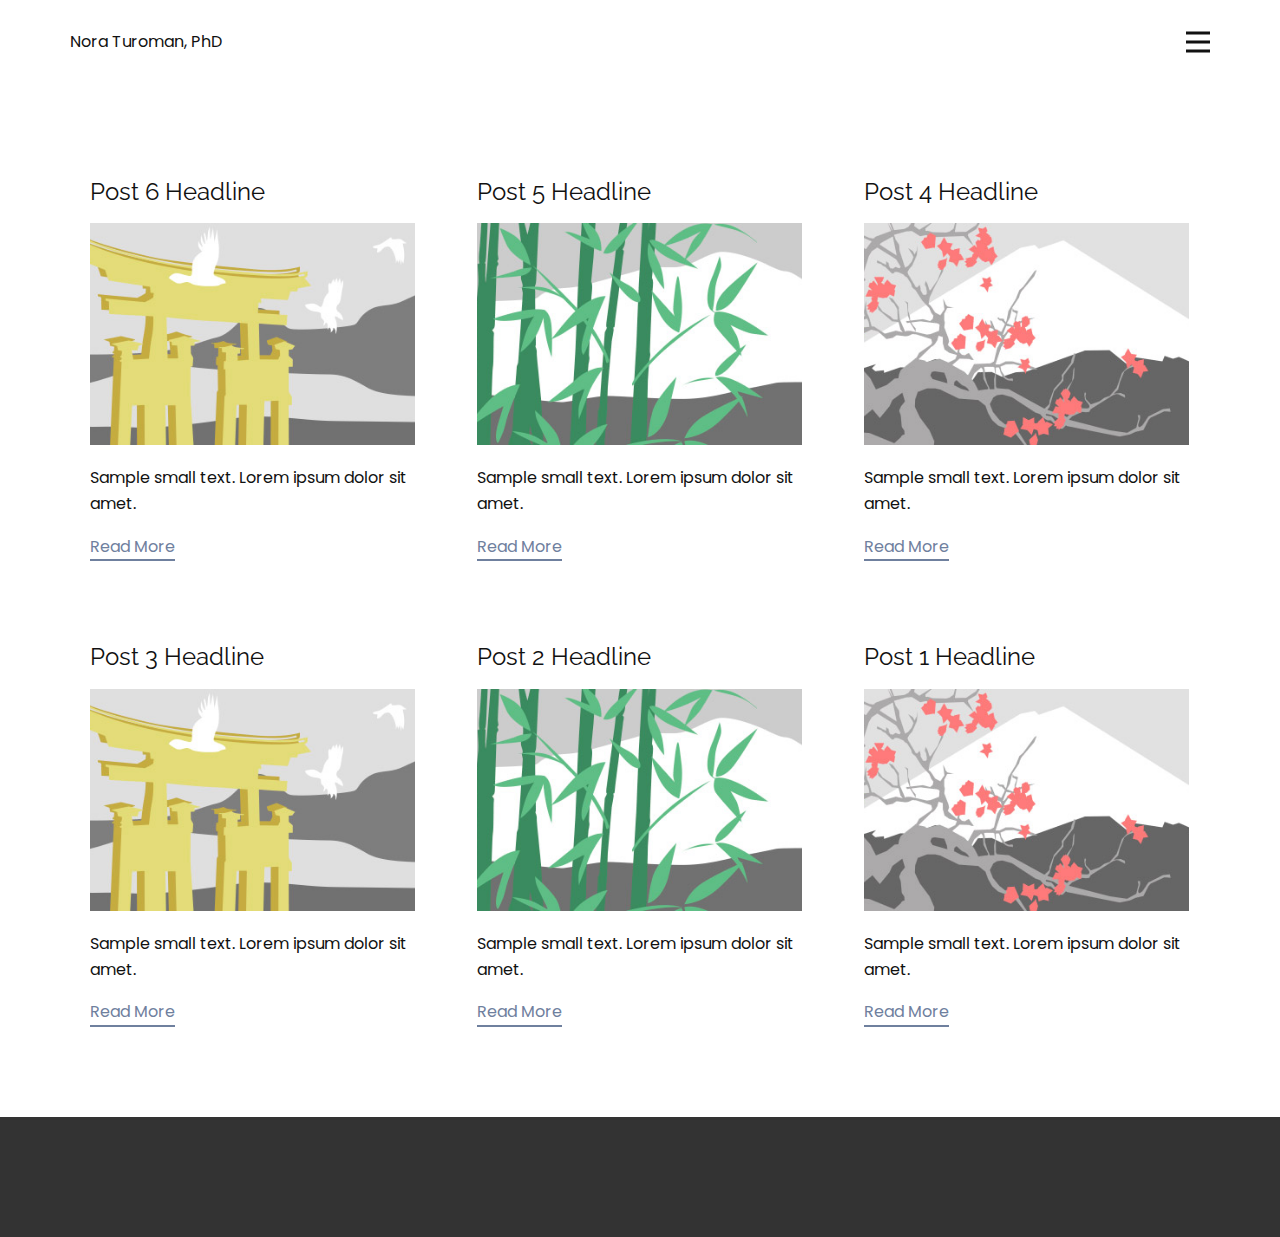
<file: blog/blog.html>
<!DOCTYPE html>
<html style="font-size: 16px;" lang="en-CH"><head>
    <meta name="viewport" content="width=device-width, initial-scale=1.0">
    <meta charset="utf-8">
    <meta name="keywords" content="">
    <meta name="description" content="">
    <title>Blog</title>
    <link rel="stylesheet" href="../nicepage.css" media="screen">
<link rel="stylesheet" href="../Blog-Template.css" media="screen">
    <script class="u-script" type="text/javascript" src="../jquery.js" defer=""></script>
    <script class="u-script" type="text/javascript" src="../nicepage.js" defer=""></script>
    <meta name="generator" content="Nicepage 6.8.3, nicepage.com">
    <link id="u-theme-google-font" rel="stylesheet" href="https://fonts.googleapis.com/css?family=Raleway:100,100i,200,200i,300,300i,400,400i,500,500i,600,600i,700,700i,800,800i,900,900i|Poppins:100,100i,200,200i,300,300i,400,400i,500,500i,600,600i,700,700i,800,800i,900,900i">
    
    
    
    <script type="application/ld+json">{
		"@context": "http://schema.org",
		"@type": "Organization",
		"name": "Nora Turoman PhD"
}</script>
    <meta name="theme-color" content="#6f809e">
  <meta data-intl-tel-input-cdn-path="intlTelInput/"></head>
  <body data-path-to-root="./" data-include-products="false" class="u-body u-xl-mode" data-lang="en"><header class="u-clearfix u-header u-white u-header" id="sec-3992"><div class="u-clearfix u-sheet u-sheet-1">
        <nav class="u-menu u-menu-hamburger u-offcanvas u-menu-1" data-responsive-from="XL">
          <div class="menu-collapse" style="font-size: 1rem; letter-spacing: 0px;">
            <a class="u-button-style u-custom-left-right-menu-spacing u-custom-padding-bottom u-custom-top-bottom-menu-spacing u-nav-link u-text-active-palette-1-base u-text-hover-palette-2-base" href="#">
              <svg class="u-svg-link" viewBox="0 0 24 24"><use xmlns:xlink="http://www.w3.org/1999/xlink" xlink:href="#menu-hamburger"></use></svg>
              <svg class="u-svg-content" version="1.1" id="menu-hamburger" viewBox="0 0 16 16" x="0px" y="0px" xmlns:xlink="http://www.w3.org/1999/xlink" xmlns="http://www.w3.org/2000/svg"><g><rect y="1" width="16" height="2"></rect><rect y="7" width="16" height="2"></rect><rect y="13" width="16" height="2"></rect>
</g></svg>
            </a>
          </div>
          <div class="u-custom-menu u-nav-container" wfd-invisible="true">
            <ul class="u-nav u-unstyled u-nav-1"><li class="u-nav-item"><a class="u-button-style u-nav-link u-text-active-palette-1-base u-text-hover-palette-2-base" href="../Nora-Turoman.html" style="padding: 10px 20px;">Nora Turoman</a>
</li><li class="u-nav-item"><a class="u-button-style u-nav-link u-text-active-palette-1-base u-text-hover-palette-2-base" href="../Nora-Turoman.html#sec-b82b" style="padding: 10px 20px;">About me</a>
</li><li class="u-nav-item"><a class="u-button-style u-nav-link u-text-active-palette-1-base u-text-hover-palette-2-base" href="../Nora-Turoman.html#sec-c143" style="padding: 10px 20px;">Research axes</a>
</li><li class="u-nav-item"><a class="u-button-style u-nav-link u-text-active-palette-1-base u-text-hover-palette-2-base" href="../Nora-Turoman.html#sec-89ca" style="padding: 10px 20px;">Team</a>
</li><li class="u-nav-item"><a class="u-button-style u-nav-link u-text-active-palette-1-base u-text-hover-palette-2-base" href="../Nora-Turoman.html#sec-5092" style="padding: 10px 20px;">Publications</a>
</li><li class="u-nav-item"><a class="u-button-style u-nav-link u-text-active-palette-1-base u-text-hover-palette-2-base" href="../Nora-Turoman.html#sec-24c7" style="padding: 10px 20px;">In the news</a>
</li><li class="u-nav-item"><a class="u-button-style u-nav-link u-text-active-palette-1-base u-text-hover-palette-2-base" href="../Nora-Turoman.html#sec-cd34" style="padding: 10px 20px;">Sci Comm &amp; Education</a>
</li><li class="u-nav-item"><a class="u-button-style u-nav-link u-text-active-palette-1-base u-text-hover-palette-2-base" href="../Nora-Turoman.html#sec-7408" style="padding: 10px 20px;">Contact</a>
</li></ul>
          </div>
          <div class="u-custom-menu u-nav-container-collapse">
            <div class="u-black u-container-style u-inner-container-layout u-opacity u-opacity-95 u-sidenav">
              <div class="u-inner-container-layout u-sidenav-overflow">
                <div class="u-menu-close"></div>
                <ul class="u-align-center u-nav u-popupmenu-items u-unstyled u-nav-2"><li class="u-nav-item"><a class="u-button-style u-nav-link" href="../Nora-Turoman.html">Nora Turoman</a>
</li><li class="u-nav-item"><a class="u-button-style u-nav-link" href="../Nora-Turoman.html#sec-b82b">About me</a>
</li><li class="u-nav-item"><a class="u-button-style u-nav-link" href="../Nora-Turoman.html#sec-c143">Research axes</a>
</li><li class="u-nav-item"><a class="u-button-style u-nav-link" href="../Nora-Turoman.html#sec-89ca">Team</a>
</li><li class="u-nav-item"><a class="u-button-style u-nav-link" href="../Nora-Turoman.html#sec-5092">Publications</a>
</li><li class="u-nav-item"><a class="u-button-style u-nav-link" href="../Nora-Turoman.html#sec-24c7">In the news</a>
</li><li class="u-nav-item"><a class="u-button-style u-nav-link" href="../Nora-Turoman.html#sec-cd34">Sci Comm &amp; Education</a>
</li><li class="u-nav-item"><a class="u-button-style u-nav-link" href="../Nora-Turoman.html#sec-7408">Contact</a>
</li></ul>
              </div>
            </div>
            <div class="u-black u-menu-overlay u-opacity u-opacity-70" wfd-invisible="true"></div>
          </div>
        </nav>
        <p class="u-text u-text-default u-text-1">Nora Turoman, PhD</p>
      </div></header>
    <section class="u-clearfix u-section-1" id="sec-9c0c">
      <div class="u-clearfix u-sheet u-valign-middle u-sheet-1"><!--blog--><!--blog_options_json--><!--{"type":"Recent","source":"","tags":"","count":""}--><!--/blog_options_json-->
        <div class="u-blog u-expanded-width u-repeater u-repeater-1"><!--blog_post-->
          <div class="u-blog-post u-container-style u-repeater-item u-white u-repeater-item-1">
            <div class="u-container-layout u-similar-container u-valign-top u-container-layout-1"><!--blog_post_header-->
              <h4 class="u-blog-control u-text u-text-1">
                <a class="u-post-header-link" href="../blog/post-5.html">Post 6 Headline</a>
              </h4><!--/blog_post_header--><!--blog_post_image-->
              <a class="u-post-header-link" href="../blog/post-5.html"><img alt="" class="u-blog-control u-expanded-width u-image u-image-default u-image-1" src="../images/8ad73f3c.jpeg"></a><!--/blog_post_image--><!--blog_post_content-->
              <div class="u-blog-control u-post-content u-text u-text-2 fr-view">Sample small text. Lorem ipsum dolor sit amet.</div><!--/blog_post_content--><!--blog_post_readmore-->
              <a href="../blog/post-5.html" class="u-blog-control u-border-2 u-border-palette-1-base u-btn u-btn-rectangle u-button-style u-none u-btn-1"><!--blog_post_readmore_content--><!--options_json--><!--{"content":"","defaultValue":"Read More"}--><!--/options_json-->Read More<!--/blog_post_readmore_content--></a><!--/blog_post_readmore-->
            </div>
          </div><div class="u-blog-post u-container-style u-repeater-item u-video-cover u-white">
            <div class="u-container-layout u-similar-container u-valign-top u-container-layout-2"><!--blog_post_header-->
              <h4 class="u-blog-control u-text u-text-3">
                <a class="u-post-header-link" href="../blog/post-4.html">Post 5 Headline</a>
              </h4><!--/blog_post_header--><!--blog_post_image-->
              <a class="u-post-header-link" href="../blog/post-4.html"><img alt="" class="u-blog-control u-expanded-width u-image u-image-default u-image-2" src="../images/68f64b9d.jpeg"></a><!--/blog_post_image--><!--blog_post_content-->
              <div class="u-blog-control u-post-content u-text u-text-4 fr-view">Sample small text. Lorem ipsum dolor sit amet.</div><!--/blog_post_content--><!--blog_post_readmore-->
              <a href="../blog/post-4.html" class="u-blog-control u-border-2 u-border-palette-1-base u-btn u-btn-rectangle u-button-style u-none u-btn-2"><!--blog_post_readmore_content--><!--options_json--><!--{"content":"","defaultValue":"Read More"}--><!--/options_json-->Read More<!--/blog_post_readmore_content--></a><!--/blog_post_readmore-->
            </div>
          </div><div class="u-blog-post u-container-style u-repeater-item u-video-cover u-white">
            <div class="u-container-layout u-similar-container u-valign-top u-container-layout-3"><!--blog_post_header-->
              <h4 class="u-blog-control u-text u-text-5">
                <a class="u-post-header-link" href="../blog/post-3.html">Post 4 Headline</a>
              </h4><!--/blog_post_header--><!--blog_post_image-->
              <a class="u-post-header-link" href="../blog/post-3.html"><img alt="" class="u-blog-control u-expanded-width u-image u-image-default u-image-3" src="../images/0fd3416c.jpeg"></a><!--/blog_post_image--><!--blog_post_content-->
              <div class="u-blog-control u-post-content u-text u-text-6 fr-view">Sample small text. Lorem ipsum dolor sit amet.</div><!--/blog_post_content--><!--blog_post_readmore-->
              <a href="../blog/post-3.html" class="u-blog-control u-border-2 u-border-palette-1-base u-btn u-btn-rectangle u-button-style u-none u-btn-3"><!--blog_post_readmore_content--><!--options_json--><!--{"content":"","defaultValue":"Read More"}--><!--/options_json-->Read More<!--/blog_post_readmore_content--></a><!--/blog_post_readmore-->
            </div>
          </div><div class="u-blog-post u-container-style u-repeater-item u-white u-repeater-item-1">
            <div class="u-container-layout u-similar-container u-valign-top u-container-layout-1"><!--blog_post_header-->
              <h4 class="u-blog-control u-text u-text-1">
                <a class="u-post-header-link" href="../blog/post-2.html">Post 3 Headline</a>
              </h4><!--/blog_post_header--><!--blog_post_image-->
              <a class="u-post-header-link" href="../blog/post-2.html"><img alt="" class="u-blog-control u-expanded-width u-image u-image-default u-image-1" src="../images/8ad73f3c.jpeg"></a><!--/blog_post_image--><!--blog_post_content-->
              <div class="u-blog-control u-post-content u-text u-text-2 fr-view">Sample small text. Lorem ipsum dolor sit amet.</div><!--/blog_post_content--><!--blog_post_readmore-->
              <a href="../blog/post-2.html" class="u-blog-control u-border-2 u-border-palette-1-base u-btn u-btn-rectangle u-button-style u-none u-btn-1"><!--blog_post_readmore_content--><!--options_json--><!--{"content":"","defaultValue":"Read More"}--><!--/options_json-->Read More<!--/blog_post_readmore_content--></a><!--/blog_post_readmore-->
            </div>
          </div><div class="u-blog-post u-container-style u-repeater-item u-video-cover u-white">
            <div class="u-container-layout u-similar-container u-valign-top u-container-layout-2"><!--blog_post_header-->
              <h4 class="u-blog-control u-text u-text-3">
                <a class="u-post-header-link" href="../blog/post-1.html">Post 2 Headline</a>
              </h4><!--/blog_post_header--><!--blog_post_image-->
              <a class="u-post-header-link" href="../blog/post-1.html"><img alt="" class="u-blog-control u-expanded-width u-image u-image-default u-image-2" src="../images/68f64b9d.jpeg"></a><!--/blog_post_image--><!--blog_post_content-->
              <div class="u-blog-control u-post-content u-text u-text-4 fr-view">Sample small text. Lorem ipsum dolor sit amet.</div><!--/blog_post_content--><!--blog_post_readmore-->
              <a href="../blog/post-1.html" class="u-blog-control u-border-2 u-border-palette-1-base u-btn u-btn-rectangle u-button-style u-none u-btn-2"><!--blog_post_readmore_content--><!--options_json--><!--{"content":"","defaultValue":"Read More"}--><!--/options_json-->Read More<!--/blog_post_readmore_content--></a><!--/blog_post_readmore-->
            </div>
          </div><div class="u-blog-post u-container-style u-repeater-item u-video-cover u-white">
            <div class="u-container-layout u-similar-container u-valign-top u-container-layout-3"><!--blog_post_header-->
              <h4 class="u-blog-control u-text u-text-5">
                <a class="u-post-header-link" href="../blog/post.html">Post 1 Headline</a>
              </h4><!--/blog_post_header--><!--blog_post_image-->
              <a class="u-post-header-link" href="../blog/post.html"><img alt="" class="u-blog-control u-expanded-width u-image u-image-default u-image-3" src="../images/0fd3416c.jpeg"></a><!--/blog_post_image--><!--blog_post_content-->
              <div class="u-blog-control u-post-content u-text u-text-6 fr-view">Sample small text. Lorem ipsum dolor sit amet.</div><!--/blog_post_content--><!--blog_post_readmore-->
              <a href="../blog/post.html" class="u-blog-control u-border-2 u-border-palette-1-base u-btn u-btn-rectangle u-button-style u-none u-btn-3"><!--blog_post_readmore_content--><!--options_json--><!--{"content":"","defaultValue":"Read More"}--><!--/options_json-->Read More<!--/blog_post_readmore_content--></a><!--/blog_post_readmore-->
            </div>
          </div><!--/blog_post--><!--blog_post-->
          <!--/blog_post--><!--blog_post-->
          <!--/blog_post-->
        </div><!--/blog-->
      </div>
    </section>
    
    
    
    <footer class="u-clearfix u-footer u-grey-80" id="sec-f0db"><div class="u-align-left u-clearfix u-sheet u-sheet-1"></div></footer>
  
</body></html>
</file>
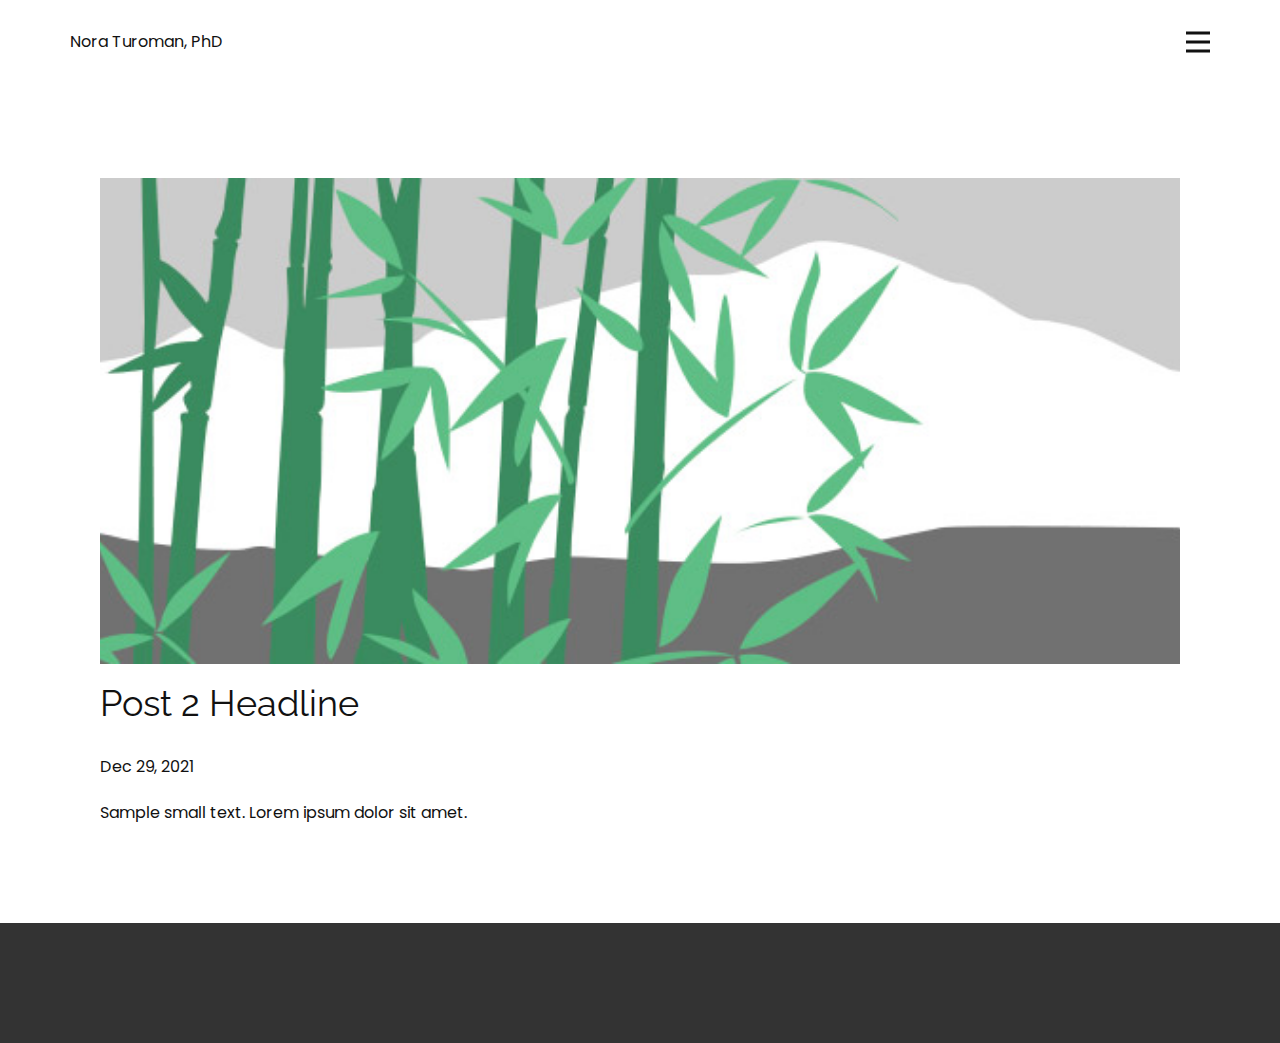
<file: blog/post-1.html>
<!DOCTYPE html>
<html style="font-size: 16px;" lang="en-CH"><head>
    <meta name="viewport" content="width=device-width, initial-scale=1.0">
    <meta charset="utf-8">
    <meta name="keywords" content="Post 1 Headline">
    <meta name="description" content="">
    <title>Post 2 Headline</title>
    <link rel="stylesheet" href="../nicepage.css" media="screen">
<link rel="stylesheet" href="../Post-Template.css" media="screen">
    <script class="u-script" type="text/javascript" src="../jquery.js" defer=""></script>
    <script class="u-script" type="text/javascript" src="../nicepage.js" defer=""></script>
    <meta name="generator" content="Nicepage 6.8.3, nicepage.com">
    <link id="u-theme-google-font" rel="stylesheet" href="https://fonts.googleapis.com/css?family=Raleway:100,100i,200,200i,300,300i,400,400i,500,500i,600,600i,700,700i,800,800i,900,900i|Poppins:100,100i,200,200i,300,300i,400,400i,500,500i,600,600i,700,700i,800,800i,900,900i">
    
    
    
    <script type="application/ld+json">{
		"@context": "http://schema.org",
		"@type": "Organization",
		"name": "Nora Turoman PhD"
}</script>
    <meta name="theme-color" content="#6f809e">
  <meta data-intl-tel-input-cdn-path="intlTelInput/"></head>
  <body data-path-to-root="./" data-include-products="false" class="u-body u-xl-mode" data-lang="en"><header class="u-clearfix u-header u-white u-header" id="sec-3992"><div class="u-clearfix u-sheet u-sheet-1">
        <nav class="u-menu u-menu-hamburger u-offcanvas u-menu-1" data-responsive-from="XL">
          <div class="menu-collapse" style="font-size: 1rem; letter-spacing: 0px;">
            <a class="u-button-style u-custom-left-right-menu-spacing u-custom-padding-bottom u-custom-top-bottom-menu-spacing u-nav-link u-text-active-palette-1-base u-text-hover-palette-2-base" href="#">
              <svg class="u-svg-link" viewBox="0 0 24 24"><use xmlns:xlink="http://www.w3.org/1999/xlink" xlink:href="#menu-hamburger"></use></svg>
              <svg class="u-svg-content" version="1.1" id="menu-hamburger" viewBox="0 0 16 16" x="0px" y="0px" xmlns:xlink="http://www.w3.org/1999/xlink" xmlns="http://www.w3.org/2000/svg"><g><rect y="1" width="16" height="2"></rect><rect y="7" width="16" height="2"></rect><rect y="13" width="16" height="2"></rect>
</g></svg>
            </a>
          </div>
          <div class="u-custom-menu u-nav-container" wfd-invisible="true">
            <ul class="u-nav u-unstyled u-nav-1"><li class="u-nav-item"><a class="u-button-style u-nav-link u-text-active-palette-1-base u-text-hover-palette-2-base" href="../Nora-Turoman.html" style="padding: 10px 20px;">Nora Turoman</a>
</li><li class="u-nav-item"><a class="u-button-style u-nav-link u-text-active-palette-1-base u-text-hover-palette-2-base" href="../Nora-Turoman.html#sec-b82b" style="padding: 10px 20px;">About me</a>
</li><li class="u-nav-item"><a class="u-button-style u-nav-link u-text-active-palette-1-base u-text-hover-palette-2-base" href="../Nora-Turoman.html#sec-c143" style="padding: 10px 20px;">Research axes</a>
</li><li class="u-nav-item"><a class="u-button-style u-nav-link u-text-active-palette-1-base u-text-hover-palette-2-base" href="../Nora-Turoman.html#sec-89ca" style="padding: 10px 20px;">Team</a>
</li><li class="u-nav-item"><a class="u-button-style u-nav-link u-text-active-palette-1-base u-text-hover-palette-2-base" href="../Nora-Turoman.html#sec-5092" style="padding: 10px 20px;">Publications</a>
</li><li class="u-nav-item"><a class="u-button-style u-nav-link u-text-active-palette-1-base u-text-hover-palette-2-base" href="../Nora-Turoman.html#sec-24c7" style="padding: 10px 20px;">In the news</a>
</li><li class="u-nav-item"><a class="u-button-style u-nav-link u-text-active-palette-1-base u-text-hover-palette-2-base" href="../Nora-Turoman.html#sec-cd34" style="padding: 10px 20px;">Sci Comm &amp; Education</a>
</li><li class="u-nav-item"><a class="u-button-style u-nav-link u-text-active-palette-1-base u-text-hover-palette-2-base" href="../Nora-Turoman.html#sec-7408" style="padding: 10px 20px;">Contact</a>
</li></ul>
          </div>
          <div class="u-custom-menu u-nav-container-collapse">
            <div class="u-black u-container-style u-inner-container-layout u-opacity u-opacity-95 u-sidenav">
              <div class="u-inner-container-layout u-sidenav-overflow">
                <div class="u-menu-close"></div>
                <ul class="u-align-center u-nav u-popupmenu-items u-unstyled u-nav-2"><li class="u-nav-item"><a class="u-button-style u-nav-link" href="../Nora-Turoman.html">Nora Turoman</a>
</li><li class="u-nav-item"><a class="u-button-style u-nav-link" href="../Nora-Turoman.html#sec-b82b">About me</a>
</li><li class="u-nav-item"><a class="u-button-style u-nav-link" href="../Nora-Turoman.html#sec-c143">Research axes</a>
</li><li class="u-nav-item"><a class="u-button-style u-nav-link" href="../Nora-Turoman.html#sec-89ca">Team</a>
</li><li class="u-nav-item"><a class="u-button-style u-nav-link" href="../Nora-Turoman.html#sec-5092">Publications</a>
</li><li class="u-nav-item"><a class="u-button-style u-nav-link" href="../Nora-Turoman.html#sec-24c7">In the news</a>
</li><li class="u-nav-item"><a class="u-button-style u-nav-link" href="../Nora-Turoman.html#sec-cd34">Sci Comm &amp; Education</a>
</li><li class="u-nav-item"><a class="u-button-style u-nav-link" href="../Nora-Turoman.html#sec-7408">Contact</a>
</li></ul>
              </div>
            </div>
            <div class="u-black u-menu-overlay u-opacity u-opacity-70" wfd-invisible="true"></div>
          </div>
        </nav>
        <p class="u-text u-text-default u-text-1">Nora Turoman, PhD</p>
      </div></header>
    <section class="u-align-center u-clearfix u-section-1" id="sec-cd1c">
      <div class="u-clearfix u-sheet u-valign-middle-md u-valign-middle-sm u-valign-middle-xs u-sheet-1"><!--post_details--><!--post_details_options_json--><!--{"source":""}--><!--/post_details_options_json--><!--blog_post-->
        <div class="u-container-style u-expanded-width u-post-details u-post-details-1">
          <div class="u-container-layout u-valign-middle u-container-layout-1"><!--blog_post_image-->
            <img alt="" class="u-blog-control u-expanded-width u-image u-image-default u-image-1" src="../images/68f64b9d.jpeg"><!--/blog_post_image--><!--blog_post_header-->
            <h2 class="u-blog-control u-text u-text-1">Post 2 Headline</h2><!--/blog_post_header--><!--blog_post_metadata-->
            <div class="u-blog-control u-metadata u-metadata-1"><!--blog_post_metadata_date-->
              <span class="u-meta-date u-meta-icon">Dec 29, 2021</span><!--/blog_post_metadata_date--><!--blog_post_metadata_category-->
              <!--/blog_post_metadata_category--><!--blog_post_metadata_comments-->
              <!--/blog_post_metadata_comments-->
            </div><!--/blog_post_metadata--><!--blog_post_content-->
            <div class="u-align-justify u-blog-control u-post-content u-text u-text-2 fr-view">
  Sample small text. Lorem ipsum dolor sit amet.
  </div><!--/blog_post_content-->
          </div>
        </div><!--/blog_post--><!--/post_details-->
      </div>
    </section>
    
    
    
    <footer class="u-clearfix u-footer u-grey-80" id="sec-f0db"><div class="u-align-left u-clearfix u-sheet u-sheet-1"></div></footer>
  
</body></html>
</file>
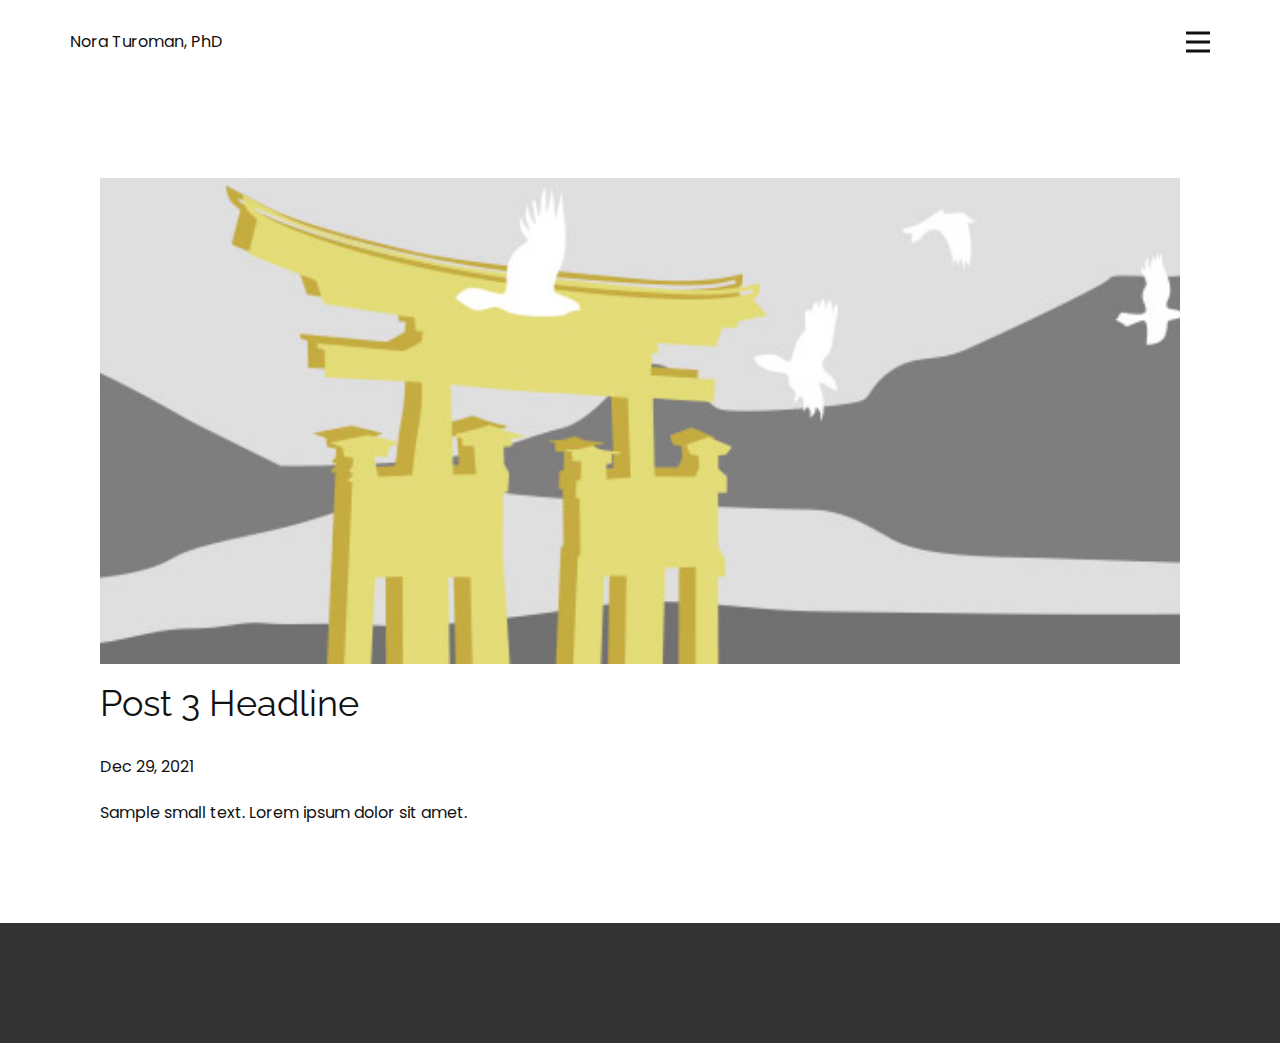
<file: blog/post-2.html>
<!DOCTYPE html>
<html style="font-size: 16px;" lang="en-CH"><head>
    <meta name="viewport" content="width=device-width, initial-scale=1.0">
    <meta charset="utf-8">
    <meta name="keywords" content="Post 1 Headline">
    <meta name="description" content="">
    <title>Post 3 Headline</title>
    <link rel="stylesheet" href="../nicepage.css" media="screen">
<link rel="stylesheet" href="../Post-Template.css" media="screen">
    <script class="u-script" type="text/javascript" src="../jquery.js" defer=""></script>
    <script class="u-script" type="text/javascript" src="../nicepage.js" defer=""></script>
    <meta name="generator" content="Nicepage 6.8.3, nicepage.com">
    <link id="u-theme-google-font" rel="stylesheet" href="https://fonts.googleapis.com/css?family=Raleway:100,100i,200,200i,300,300i,400,400i,500,500i,600,600i,700,700i,800,800i,900,900i|Poppins:100,100i,200,200i,300,300i,400,400i,500,500i,600,600i,700,700i,800,800i,900,900i">
    
    
    
    <script type="application/ld+json">{
		"@context": "http://schema.org",
		"@type": "Organization",
		"name": "Nora Turoman PhD"
}</script>
    <meta name="theme-color" content="#6f809e">
  <meta data-intl-tel-input-cdn-path="intlTelInput/"></head>
  <body data-path-to-root="./" data-include-products="false" class="u-body u-xl-mode" data-lang="en"><header class="u-clearfix u-header u-white u-header" id="sec-3992"><div class="u-clearfix u-sheet u-sheet-1">
        <nav class="u-menu u-menu-hamburger u-offcanvas u-menu-1" data-responsive-from="XL">
          <div class="menu-collapse" style="font-size: 1rem; letter-spacing: 0px;">
            <a class="u-button-style u-custom-left-right-menu-spacing u-custom-padding-bottom u-custom-top-bottom-menu-spacing u-nav-link u-text-active-palette-1-base u-text-hover-palette-2-base" href="#">
              <svg class="u-svg-link" viewBox="0 0 24 24"><use xmlns:xlink="http://www.w3.org/1999/xlink" xlink:href="#menu-hamburger"></use></svg>
              <svg class="u-svg-content" version="1.1" id="menu-hamburger" viewBox="0 0 16 16" x="0px" y="0px" xmlns:xlink="http://www.w3.org/1999/xlink" xmlns="http://www.w3.org/2000/svg"><g><rect y="1" width="16" height="2"></rect><rect y="7" width="16" height="2"></rect><rect y="13" width="16" height="2"></rect>
</g></svg>
            </a>
          </div>
          <div class="u-custom-menu u-nav-container" wfd-invisible="true">
            <ul class="u-nav u-unstyled u-nav-1"><li class="u-nav-item"><a class="u-button-style u-nav-link u-text-active-palette-1-base u-text-hover-palette-2-base" href="../Nora-Turoman.html" style="padding: 10px 20px;">Nora Turoman</a>
</li><li class="u-nav-item"><a class="u-button-style u-nav-link u-text-active-palette-1-base u-text-hover-palette-2-base" href="../Nora-Turoman.html#sec-b82b" style="padding: 10px 20px;">About me</a>
</li><li class="u-nav-item"><a class="u-button-style u-nav-link u-text-active-palette-1-base u-text-hover-palette-2-base" href="../Nora-Turoman.html#sec-c143" style="padding: 10px 20px;">Research axes</a>
</li><li class="u-nav-item"><a class="u-button-style u-nav-link u-text-active-palette-1-base u-text-hover-palette-2-base" href="../Nora-Turoman.html#sec-89ca" style="padding: 10px 20px;">Team</a>
</li><li class="u-nav-item"><a class="u-button-style u-nav-link u-text-active-palette-1-base u-text-hover-palette-2-base" href="../Nora-Turoman.html#sec-5092" style="padding: 10px 20px;">Publications</a>
</li><li class="u-nav-item"><a class="u-button-style u-nav-link u-text-active-palette-1-base u-text-hover-palette-2-base" href="../Nora-Turoman.html#sec-24c7" style="padding: 10px 20px;">In the news</a>
</li><li class="u-nav-item"><a class="u-button-style u-nav-link u-text-active-palette-1-base u-text-hover-palette-2-base" href="../Nora-Turoman.html#sec-cd34" style="padding: 10px 20px;">Sci Comm &amp; Education</a>
</li><li class="u-nav-item"><a class="u-button-style u-nav-link u-text-active-palette-1-base u-text-hover-palette-2-base" href="../Nora-Turoman.html#sec-7408" style="padding: 10px 20px;">Contact</a>
</li></ul>
          </div>
          <div class="u-custom-menu u-nav-container-collapse">
            <div class="u-black u-container-style u-inner-container-layout u-opacity u-opacity-95 u-sidenav">
              <div class="u-inner-container-layout u-sidenav-overflow">
                <div class="u-menu-close"></div>
                <ul class="u-align-center u-nav u-popupmenu-items u-unstyled u-nav-2"><li class="u-nav-item"><a class="u-button-style u-nav-link" href="../Nora-Turoman.html">Nora Turoman</a>
</li><li class="u-nav-item"><a class="u-button-style u-nav-link" href="../Nora-Turoman.html#sec-b82b">About me</a>
</li><li class="u-nav-item"><a class="u-button-style u-nav-link" href="../Nora-Turoman.html#sec-c143">Research axes</a>
</li><li class="u-nav-item"><a class="u-button-style u-nav-link" href="../Nora-Turoman.html#sec-89ca">Team</a>
</li><li class="u-nav-item"><a class="u-button-style u-nav-link" href="../Nora-Turoman.html#sec-5092">Publications</a>
</li><li class="u-nav-item"><a class="u-button-style u-nav-link" href="../Nora-Turoman.html#sec-24c7">In the news</a>
</li><li class="u-nav-item"><a class="u-button-style u-nav-link" href="../Nora-Turoman.html#sec-cd34">Sci Comm &amp; Education</a>
</li><li class="u-nav-item"><a class="u-button-style u-nav-link" href="../Nora-Turoman.html#sec-7408">Contact</a>
</li></ul>
              </div>
            </div>
            <div class="u-black u-menu-overlay u-opacity u-opacity-70" wfd-invisible="true"></div>
          </div>
        </nav>
        <p class="u-text u-text-default u-text-1">Nora Turoman, PhD</p>
      </div></header>
    <section class="u-align-center u-clearfix u-section-1" id="sec-cd1c">
      <div class="u-clearfix u-sheet u-valign-middle-md u-valign-middle-sm u-valign-middle-xs u-sheet-1"><!--post_details--><!--post_details_options_json--><!--{"source":""}--><!--/post_details_options_json--><!--blog_post-->
        <div class="u-container-style u-expanded-width u-post-details u-post-details-1">
          <div class="u-container-layout u-valign-middle u-container-layout-1"><!--blog_post_image-->
            <img alt="" class="u-blog-control u-expanded-width u-image u-image-default u-image-1" src="../images/8ad73f3c.jpeg"><!--/blog_post_image--><!--blog_post_header-->
            <h2 class="u-blog-control u-text u-text-1">Post 3 Headline</h2><!--/blog_post_header--><!--blog_post_metadata-->
            <div class="u-blog-control u-metadata u-metadata-1"><!--blog_post_metadata_date-->
              <span class="u-meta-date u-meta-icon">Dec 29, 2021</span><!--/blog_post_metadata_date--><!--blog_post_metadata_category-->
              <!--/blog_post_metadata_category--><!--blog_post_metadata_comments-->
              <!--/blog_post_metadata_comments-->
            </div><!--/blog_post_metadata--><!--blog_post_content-->
            <div class="u-align-justify u-blog-control u-post-content u-text u-text-2 fr-view">
  Sample small text. Lorem ipsum dolor sit amet.
  </div><!--/blog_post_content-->
          </div>
        </div><!--/blog_post--><!--/post_details-->
      </div>
    </section>
    
    
    
    <footer class="u-clearfix u-footer u-grey-80" id="sec-f0db"><div class="u-align-left u-clearfix u-sheet u-sheet-1"></div></footer>
  
</body></html>
</file>
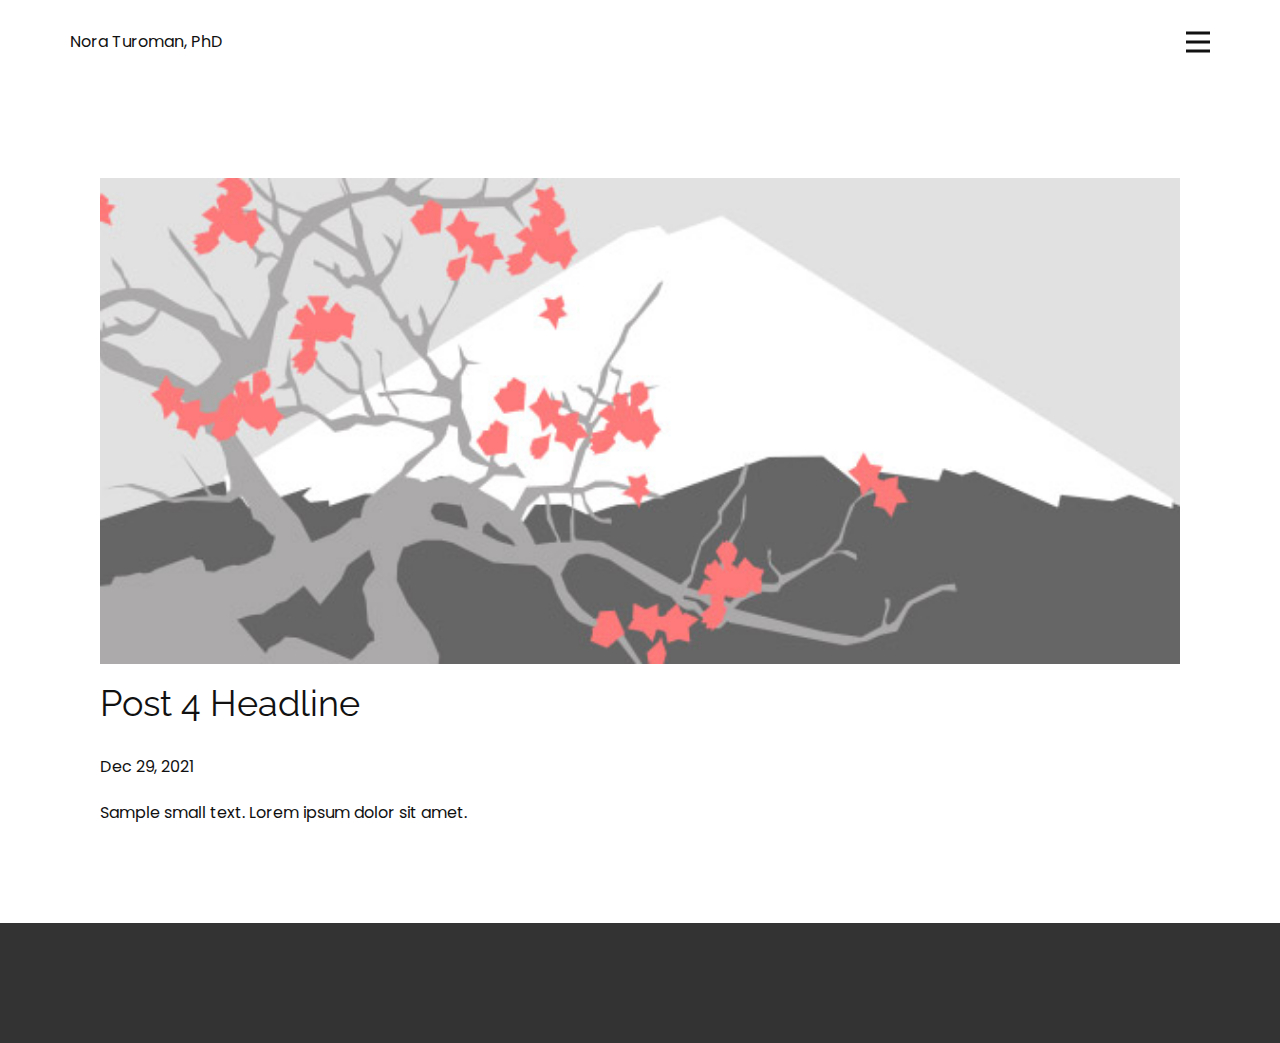
<file: blog/post-3.html>
<!DOCTYPE html>
<html style="font-size: 16px;" lang="en-CH"><head>
    <meta name="viewport" content="width=device-width, initial-scale=1.0">
    <meta charset="utf-8">
    <meta name="keywords" content="Post 1 Headline">
    <meta name="description" content="">
    <title>Post 4 Headline</title>
    <link rel="stylesheet" href="../nicepage.css" media="screen">
<link rel="stylesheet" href="../Post-Template.css" media="screen">
    <script class="u-script" type="text/javascript" src="../jquery.js" defer=""></script>
    <script class="u-script" type="text/javascript" src="../nicepage.js" defer=""></script>
    <meta name="generator" content="Nicepage 6.8.3, nicepage.com">
    <link id="u-theme-google-font" rel="stylesheet" href="https://fonts.googleapis.com/css?family=Raleway:100,100i,200,200i,300,300i,400,400i,500,500i,600,600i,700,700i,800,800i,900,900i|Poppins:100,100i,200,200i,300,300i,400,400i,500,500i,600,600i,700,700i,800,800i,900,900i">
    
    
    
    <script type="application/ld+json">{
		"@context": "http://schema.org",
		"@type": "Organization",
		"name": "Nora Turoman PhD"
}</script>
    <meta name="theme-color" content="#6f809e">
  <meta data-intl-tel-input-cdn-path="intlTelInput/"></head>
  <body data-path-to-root="./" data-include-products="false" class="u-body u-xl-mode" data-lang="en"><header class="u-clearfix u-header u-white u-header" id="sec-3992"><div class="u-clearfix u-sheet u-sheet-1">
        <nav class="u-menu u-menu-hamburger u-offcanvas u-menu-1" data-responsive-from="XL">
          <div class="menu-collapse" style="font-size: 1rem; letter-spacing: 0px;">
            <a class="u-button-style u-custom-left-right-menu-spacing u-custom-padding-bottom u-custom-top-bottom-menu-spacing u-nav-link u-text-active-palette-1-base u-text-hover-palette-2-base" href="#">
              <svg class="u-svg-link" viewBox="0 0 24 24"><use xmlns:xlink="http://www.w3.org/1999/xlink" xlink:href="#menu-hamburger"></use></svg>
              <svg class="u-svg-content" version="1.1" id="menu-hamburger" viewBox="0 0 16 16" x="0px" y="0px" xmlns:xlink="http://www.w3.org/1999/xlink" xmlns="http://www.w3.org/2000/svg"><g><rect y="1" width="16" height="2"></rect><rect y="7" width="16" height="2"></rect><rect y="13" width="16" height="2"></rect>
</g></svg>
            </a>
          </div>
          <div class="u-custom-menu u-nav-container" wfd-invisible="true">
            <ul class="u-nav u-unstyled u-nav-1"><li class="u-nav-item"><a class="u-button-style u-nav-link u-text-active-palette-1-base u-text-hover-palette-2-base" href="../Nora-Turoman.html" style="padding: 10px 20px;">Nora Turoman</a>
</li><li class="u-nav-item"><a class="u-button-style u-nav-link u-text-active-palette-1-base u-text-hover-palette-2-base" href="../Nora-Turoman.html#sec-b82b" style="padding: 10px 20px;">About me</a>
</li><li class="u-nav-item"><a class="u-button-style u-nav-link u-text-active-palette-1-base u-text-hover-palette-2-base" href="../Nora-Turoman.html#sec-c143" style="padding: 10px 20px;">Research axes</a>
</li><li class="u-nav-item"><a class="u-button-style u-nav-link u-text-active-palette-1-base u-text-hover-palette-2-base" href="../Nora-Turoman.html#sec-89ca" style="padding: 10px 20px;">Team</a>
</li><li class="u-nav-item"><a class="u-button-style u-nav-link u-text-active-palette-1-base u-text-hover-palette-2-base" href="../Nora-Turoman.html#sec-5092" style="padding: 10px 20px;">Publications</a>
</li><li class="u-nav-item"><a class="u-button-style u-nav-link u-text-active-palette-1-base u-text-hover-palette-2-base" href="../Nora-Turoman.html#sec-24c7" style="padding: 10px 20px;">In the news</a>
</li><li class="u-nav-item"><a class="u-button-style u-nav-link u-text-active-palette-1-base u-text-hover-palette-2-base" href="../Nora-Turoman.html#sec-cd34" style="padding: 10px 20px;">Sci Comm &amp; Education</a>
</li><li class="u-nav-item"><a class="u-button-style u-nav-link u-text-active-palette-1-base u-text-hover-palette-2-base" href="../Nora-Turoman.html#sec-7408" style="padding: 10px 20px;">Contact</a>
</li></ul>
          </div>
          <div class="u-custom-menu u-nav-container-collapse">
            <div class="u-black u-container-style u-inner-container-layout u-opacity u-opacity-95 u-sidenav">
              <div class="u-inner-container-layout u-sidenav-overflow">
                <div class="u-menu-close"></div>
                <ul class="u-align-center u-nav u-popupmenu-items u-unstyled u-nav-2"><li class="u-nav-item"><a class="u-button-style u-nav-link" href="../Nora-Turoman.html">Nora Turoman</a>
</li><li class="u-nav-item"><a class="u-button-style u-nav-link" href="../Nora-Turoman.html#sec-b82b">About me</a>
</li><li class="u-nav-item"><a class="u-button-style u-nav-link" href="../Nora-Turoman.html#sec-c143">Research axes</a>
</li><li class="u-nav-item"><a class="u-button-style u-nav-link" href="../Nora-Turoman.html#sec-89ca">Team</a>
</li><li class="u-nav-item"><a class="u-button-style u-nav-link" href="../Nora-Turoman.html#sec-5092">Publications</a>
</li><li class="u-nav-item"><a class="u-button-style u-nav-link" href="../Nora-Turoman.html#sec-24c7">In the news</a>
</li><li class="u-nav-item"><a class="u-button-style u-nav-link" href="../Nora-Turoman.html#sec-cd34">Sci Comm &amp; Education</a>
</li><li class="u-nav-item"><a class="u-button-style u-nav-link" href="../Nora-Turoman.html#sec-7408">Contact</a>
</li></ul>
              </div>
            </div>
            <div class="u-black u-menu-overlay u-opacity u-opacity-70" wfd-invisible="true"></div>
          </div>
        </nav>
        <p class="u-text u-text-default u-text-1">Nora Turoman, PhD</p>
      </div></header>
    <section class="u-align-center u-clearfix u-section-1" id="sec-cd1c">
      <div class="u-clearfix u-sheet u-valign-middle-md u-valign-middle-sm u-valign-middle-xs u-sheet-1"><!--post_details--><!--post_details_options_json--><!--{"source":""}--><!--/post_details_options_json--><!--blog_post-->
        <div class="u-container-style u-expanded-width u-post-details u-post-details-1">
          <div class="u-container-layout u-valign-middle u-container-layout-1"><!--blog_post_image-->
            <img alt="" class="u-blog-control u-expanded-width u-image u-image-default u-image-1" src="../images/0fd3416c.jpeg"><!--/blog_post_image--><!--blog_post_header-->
            <h2 class="u-blog-control u-text u-text-1">Post 4 Headline</h2><!--/blog_post_header--><!--blog_post_metadata-->
            <div class="u-blog-control u-metadata u-metadata-1"><!--blog_post_metadata_date-->
              <span class="u-meta-date u-meta-icon">Dec 29, 2021</span><!--/blog_post_metadata_date--><!--blog_post_metadata_category-->
              <!--/blog_post_metadata_category--><!--blog_post_metadata_comments-->
              <!--/blog_post_metadata_comments-->
            </div><!--/blog_post_metadata--><!--blog_post_content-->
            <div class="u-align-justify u-blog-control u-post-content u-text u-text-2 fr-view">
  Sample small text. Lorem ipsum dolor sit amet.
  </div><!--/blog_post_content-->
          </div>
        </div><!--/blog_post--><!--/post_details-->
      </div>
    </section>
    
    
    
    <footer class="u-clearfix u-footer u-grey-80" id="sec-f0db"><div class="u-align-left u-clearfix u-sheet u-sheet-1"></div></footer>
  
</body></html>
</file>
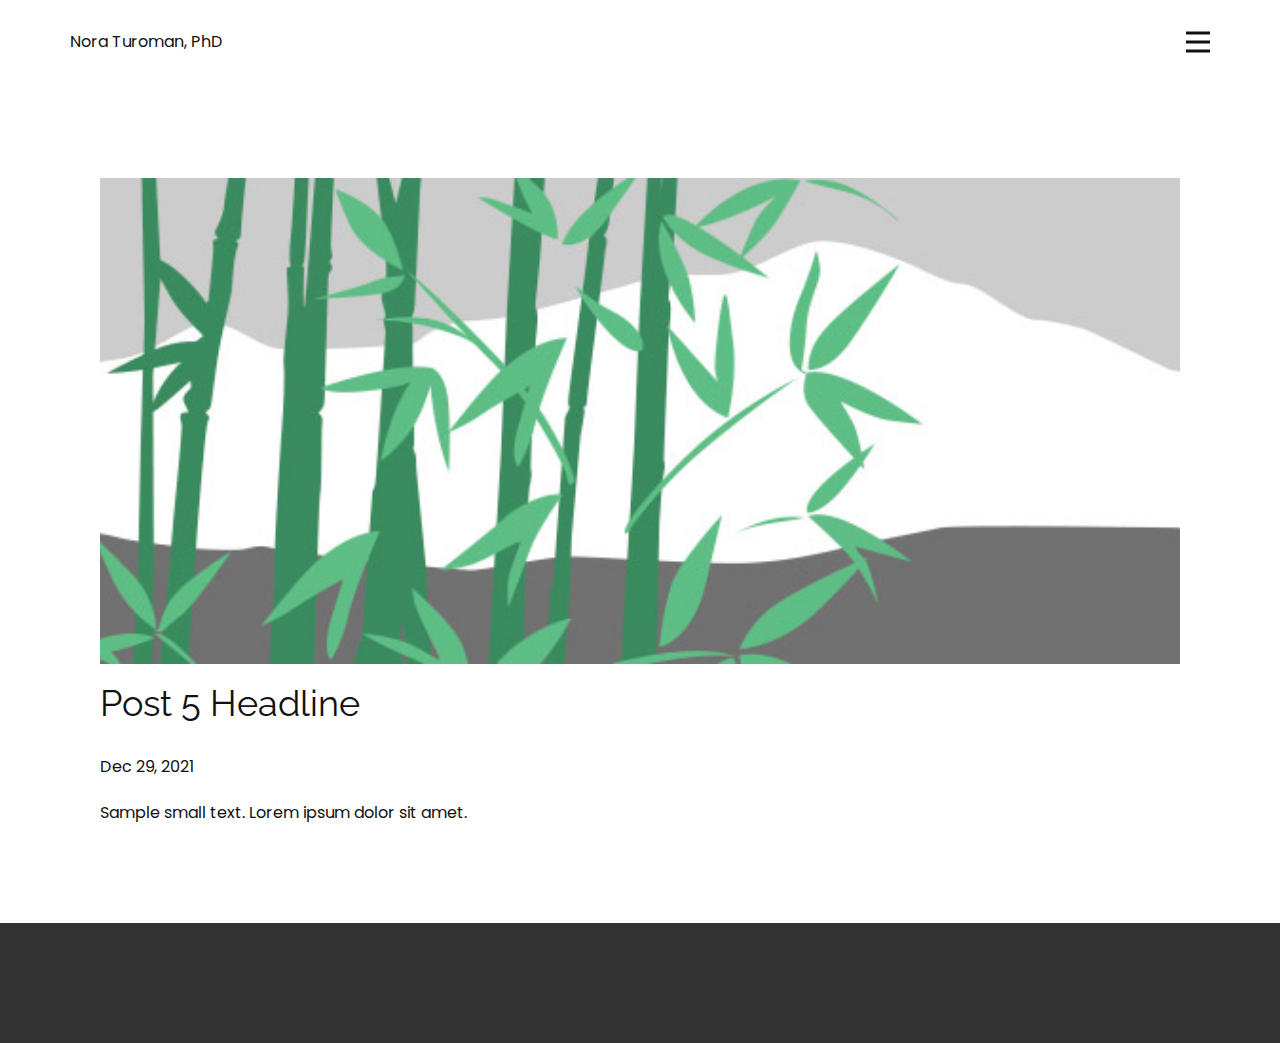
<file: blog/post-4.html>
<!DOCTYPE html>
<html style="font-size: 16px;" lang="en-CH"><head>
    <meta name="viewport" content="width=device-width, initial-scale=1.0">
    <meta charset="utf-8">
    <meta name="keywords" content="Post 1 Headline">
    <meta name="description" content="">
    <title>Post 5 Headline</title>
    <link rel="stylesheet" href="../nicepage.css" media="screen">
<link rel="stylesheet" href="../Post-Template.css" media="screen">
    <script class="u-script" type="text/javascript" src="../jquery.js" defer=""></script>
    <script class="u-script" type="text/javascript" src="../nicepage.js" defer=""></script>
    <meta name="generator" content="Nicepage 6.8.3, nicepage.com">
    <link id="u-theme-google-font" rel="stylesheet" href="https://fonts.googleapis.com/css?family=Raleway:100,100i,200,200i,300,300i,400,400i,500,500i,600,600i,700,700i,800,800i,900,900i|Poppins:100,100i,200,200i,300,300i,400,400i,500,500i,600,600i,700,700i,800,800i,900,900i">
    
    
    
    <script type="application/ld+json">{
		"@context": "http://schema.org",
		"@type": "Organization",
		"name": "Nora Turoman PhD"
}</script>
    <meta name="theme-color" content="#6f809e">
  <meta data-intl-tel-input-cdn-path="intlTelInput/"></head>
  <body data-path-to-root="./" data-include-products="false" class="u-body u-xl-mode" data-lang="en"><header class="u-clearfix u-header u-white u-header" id="sec-3992"><div class="u-clearfix u-sheet u-sheet-1">
        <nav class="u-menu u-menu-hamburger u-offcanvas u-menu-1" data-responsive-from="XL">
          <div class="menu-collapse" style="font-size: 1rem; letter-spacing: 0px;">
            <a class="u-button-style u-custom-left-right-menu-spacing u-custom-padding-bottom u-custom-top-bottom-menu-spacing u-nav-link u-text-active-palette-1-base u-text-hover-palette-2-base" href="#">
              <svg class="u-svg-link" viewBox="0 0 24 24"><use xmlns:xlink="http://www.w3.org/1999/xlink" xlink:href="#menu-hamburger"></use></svg>
              <svg class="u-svg-content" version="1.1" id="menu-hamburger" viewBox="0 0 16 16" x="0px" y="0px" xmlns:xlink="http://www.w3.org/1999/xlink" xmlns="http://www.w3.org/2000/svg"><g><rect y="1" width="16" height="2"></rect><rect y="7" width="16" height="2"></rect><rect y="13" width="16" height="2"></rect>
</g></svg>
            </a>
          </div>
          <div class="u-custom-menu u-nav-container" wfd-invisible="true">
            <ul class="u-nav u-unstyled u-nav-1"><li class="u-nav-item"><a class="u-button-style u-nav-link u-text-active-palette-1-base u-text-hover-palette-2-base" href="../Nora-Turoman.html" style="padding: 10px 20px;">Nora Turoman</a>
</li><li class="u-nav-item"><a class="u-button-style u-nav-link u-text-active-palette-1-base u-text-hover-palette-2-base" href="../Nora-Turoman.html#sec-b82b" style="padding: 10px 20px;">About me</a>
</li><li class="u-nav-item"><a class="u-button-style u-nav-link u-text-active-palette-1-base u-text-hover-palette-2-base" href="../Nora-Turoman.html#sec-c143" style="padding: 10px 20px;">Research axes</a>
</li><li class="u-nav-item"><a class="u-button-style u-nav-link u-text-active-palette-1-base u-text-hover-palette-2-base" href="../Nora-Turoman.html#sec-89ca" style="padding: 10px 20px;">Team</a>
</li><li class="u-nav-item"><a class="u-button-style u-nav-link u-text-active-palette-1-base u-text-hover-palette-2-base" href="../Nora-Turoman.html#sec-5092" style="padding: 10px 20px;">Publications</a>
</li><li class="u-nav-item"><a class="u-button-style u-nav-link u-text-active-palette-1-base u-text-hover-palette-2-base" href="../Nora-Turoman.html#sec-24c7" style="padding: 10px 20px;">In the news</a>
</li><li class="u-nav-item"><a class="u-button-style u-nav-link u-text-active-palette-1-base u-text-hover-palette-2-base" href="../Nora-Turoman.html#sec-cd34" style="padding: 10px 20px;">Sci Comm &amp; Education</a>
</li><li class="u-nav-item"><a class="u-button-style u-nav-link u-text-active-palette-1-base u-text-hover-palette-2-base" href="../Nora-Turoman.html#sec-7408" style="padding: 10px 20px;">Contact</a>
</li></ul>
          </div>
          <div class="u-custom-menu u-nav-container-collapse">
            <div class="u-black u-container-style u-inner-container-layout u-opacity u-opacity-95 u-sidenav">
              <div class="u-inner-container-layout u-sidenav-overflow">
                <div class="u-menu-close"></div>
                <ul class="u-align-center u-nav u-popupmenu-items u-unstyled u-nav-2"><li class="u-nav-item"><a class="u-button-style u-nav-link" href="../Nora-Turoman.html">Nora Turoman</a>
</li><li class="u-nav-item"><a class="u-button-style u-nav-link" href="../Nora-Turoman.html#sec-b82b">About me</a>
</li><li class="u-nav-item"><a class="u-button-style u-nav-link" href="../Nora-Turoman.html#sec-c143">Research axes</a>
</li><li class="u-nav-item"><a class="u-button-style u-nav-link" href="../Nora-Turoman.html#sec-89ca">Team</a>
</li><li class="u-nav-item"><a class="u-button-style u-nav-link" href="../Nora-Turoman.html#sec-5092">Publications</a>
</li><li class="u-nav-item"><a class="u-button-style u-nav-link" href="../Nora-Turoman.html#sec-24c7">In the news</a>
</li><li class="u-nav-item"><a class="u-button-style u-nav-link" href="../Nora-Turoman.html#sec-cd34">Sci Comm &amp; Education</a>
</li><li class="u-nav-item"><a class="u-button-style u-nav-link" href="../Nora-Turoman.html#sec-7408">Contact</a>
</li></ul>
              </div>
            </div>
            <div class="u-black u-menu-overlay u-opacity u-opacity-70" wfd-invisible="true"></div>
          </div>
        </nav>
        <p class="u-text u-text-default u-text-1">Nora Turoman, PhD</p>
      </div></header>
    <section class="u-align-center u-clearfix u-section-1" id="sec-cd1c">
      <div class="u-clearfix u-sheet u-valign-middle-md u-valign-middle-sm u-valign-middle-xs u-sheet-1"><!--post_details--><!--post_details_options_json--><!--{"source":""}--><!--/post_details_options_json--><!--blog_post-->
        <div class="u-container-style u-expanded-width u-post-details u-post-details-1">
          <div class="u-container-layout u-valign-middle u-container-layout-1"><!--blog_post_image-->
            <img alt="" class="u-blog-control u-expanded-width u-image u-image-default u-image-1" src="../images/68f64b9d.jpeg"><!--/blog_post_image--><!--blog_post_header-->
            <h2 class="u-blog-control u-text u-text-1">Post 5 Headline</h2><!--/blog_post_header--><!--blog_post_metadata-->
            <div class="u-blog-control u-metadata u-metadata-1"><!--blog_post_metadata_date-->
              <span class="u-meta-date u-meta-icon">Dec 29, 2021</span><!--/blog_post_metadata_date--><!--blog_post_metadata_category-->
              <!--/blog_post_metadata_category--><!--blog_post_metadata_comments-->
              <!--/blog_post_metadata_comments-->
            </div><!--/blog_post_metadata--><!--blog_post_content-->
            <div class="u-align-justify u-blog-control u-post-content u-text u-text-2 fr-view">
  Sample small text. Lorem ipsum dolor sit amet.
  </div><!--/blog_post_content-->
          </div>
        </div><!--/blog_post--><!--/post_details-->
      </div>
    </section>
    
    
    
    <footer class="u-clearfix u-footer u-grey-80" id="sec-f0db"><div class="u-align-left u-clearfix u-sheet u-sheet-1"></div></footer>
  
</body></html>
</file>
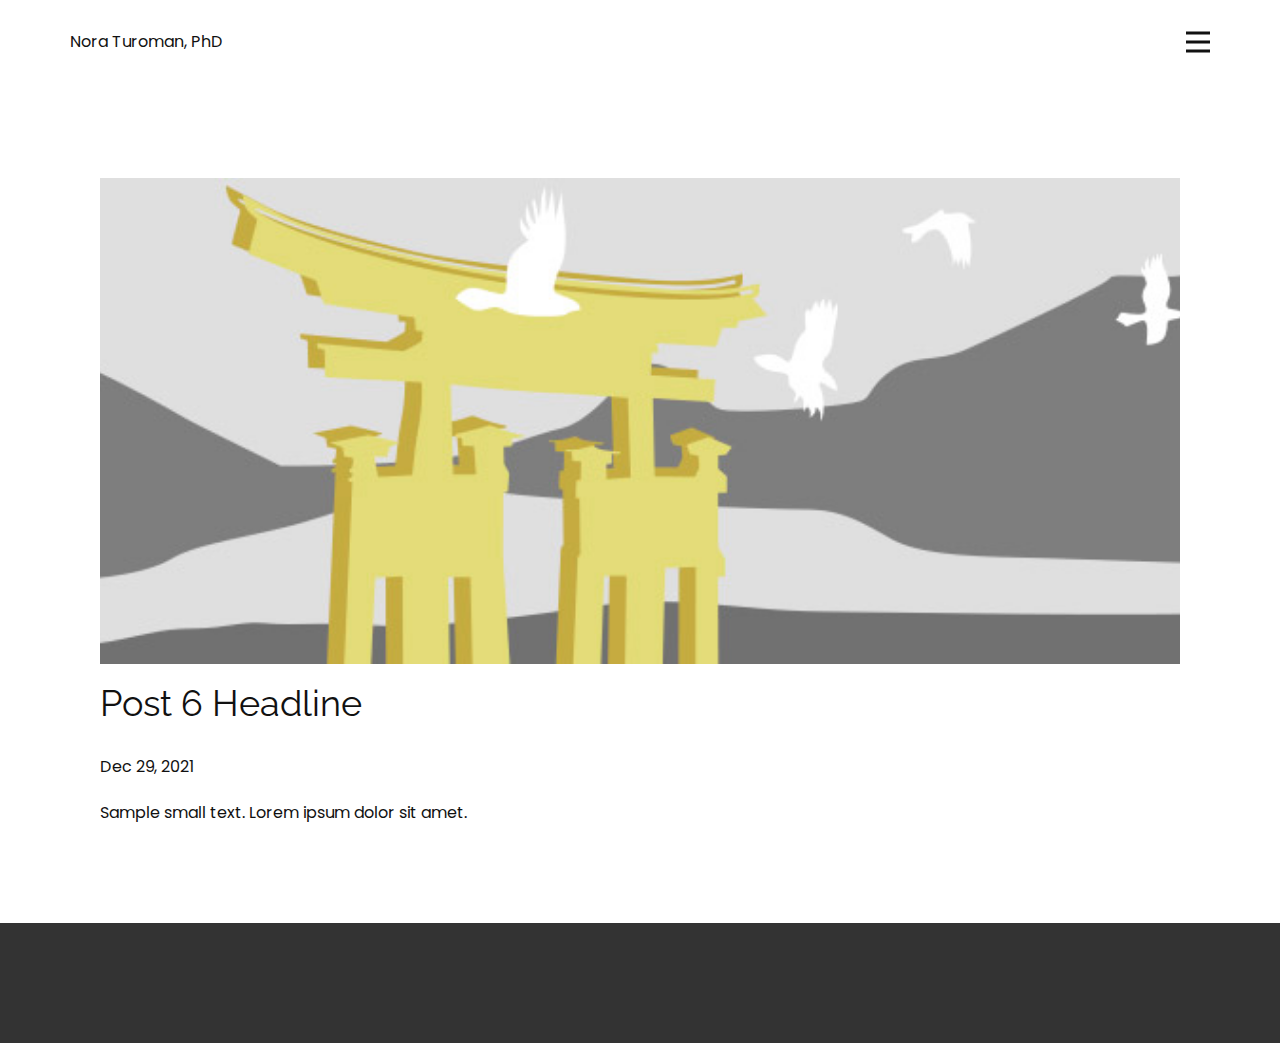
<file: blog/post-5.html>
<!DOCTYPE html>
<html style="font-size: 16px;" lang="en-CH"><head>
    <meta name="viewport" content="width=device-width, initial-scale=1.0">
    <meta charset="utf-8">
    <meta name="keywords" content="Post 1 Headline">
    <meta name="description" content="">
    <title>Post 6 Headline</title>
    <link rel="stylesheet" href="../nicepage.css" media="screen">
<link rel="stylesheet" href="../Post-Template.css" media="screen">
    <script class="u-script" type="text/javascript" src="../jquery.js" defer=""></script>
    <script class="u-script" type="text/javascript" src="../nicepage.js" defer=""></script>
    <meta name="generator" content="Nicepage 6.8.3, nicepage.com">
    <link id="u-theme-google-font" rel="stylesheet" href="https://fonts.googleapis.com/css?family=Raleway:100,100i,200,200i,300,300i,400,400i,500,500i,600,600i,700,700i,800,800i,900,900i|Poppins:100,100i,200,200i,300,300i,400,400i,500,500i,600,600i,700,700i,800,800i,900,900i">
    
    
    
    <script type="application/ld+json">{
		"@context": "http://schema.org",
		"@type": "Organization",
		"name": "Nora Turoman PhD"
}</script>
    <meta name="theme-color" content="#6f809e">
  <meta data-intl-tel-input-cdn-path="intlTelInput/"></head>
  <body data-path-to-root="./" data-include-products="false" class="u-body u-xl-mode" data-lang="en"><header class="u-clearfix u-header u-white u-header" id="sec-3992"><div class="u-clearfix u-sheet u-sheet-1">
        <nav class="u-menu u-menu-hamburger u-offcanvas u-menu-1" data-responsive-from="XL">
          <div class="menu-collapse" style="font-size: 1rem; letter-spacing: 0px;">
            <a class="u-button-style u-custom-left-right-menu-spacing u-custom-padding-bottom u-custom-top-bottom-menu-spacing u-nav-link u-text-active-palette-1-base u-text-hover-palette-2-base" href="#">
              <svg class="u-svg-link" viewBox="0 0 24 24"><use xmlns:xlink="http://www.w3.org/1999/xlink" xlink:href="#menu-hamburger"></use></svg>
              <svg class="u-svg-content" version="1.1" id="menu-hamburger" viewBox="0 0 16 16" x="0px" y="0px" xmlns:xlink="http://www.w3.org/1999/xlink" xmlns="http://www.w3.org/2000/svg"><g><rect y="1" width="16" height="2"></rect><rect y="7" width="16" height="2"></rect><rect y="13" width="16" height="2"></rect>
</g></svg>
            </a>
          </div>
          <div class="u-custom-menu u-nav-container" wfd-invisible="true">
            <ul class="u-nav u-unstyled u-nav-1"><li class="u-nav-item"><a class="u-button-style u-nav-link u-text-active-palette-1-base u-text-hover-palette-2-base" href="../Nora-Turoman.html" style="padding: 10px 20px;">Nora Turoman</a>
</li><li class="u-nav-item"><a class="u-button-style u-nav-link u-text-active-palette-1-base u-text-hover-palette-2-base" href="../Nora-Turoman.html#sec-b82b" style="padding: 10px 20px;">About me</a>
</li><li class="u-nav-item"><a class="u-button-style u-nav-link u-text-active-palette-1-base u-text-hover-palette-2-base" href="../Nora-Turoman.html#sec-c143" style="padding: 10px 20px;">Research axes</a>
</li><li class="u-nav-item"><a class="u-button-style u-nav-link u-text-active-palette-1-base u-text-hover-palette-2-base" href="../Nora-Turoman.html#sec-89ca" style="padding: 10px 20px;">Team</a>
</li><li class="u-nav-item"><a class="u-button-style u-nav-link u-text-active-palette-1-base u-text-hover-palette-2-base" href="../Nora-Turoman.html#sec-5092" style="padding: 10px 20px;">Publications</a>
</li><li class="u-nav-item"><a class="u-button-style u-nav-link u-text-active-palette-1-base u-text-hover-palette-2-base" href="../Nora-Turoman.html#sec-24c7" style="padding: 10px 20px;">In the news</a>
</li><li class="u-nav-item"><a class="u-button-style u-nav-link u-text-active-palette-1-base u-text-hover-palette-2-base" href="../Nora-Turoman.html#sec-cd34" style="padding: 10px 20px;">Sci Comm &amp; Education</a>
</li><li class="u-nav-item"><a class="u-button-style u-nav-link u-text-active-palette-1-base u-text-hover-palette-2-base" href="../Nora-Turoman.html#sec-7408" style="padding: 10px 20px;">Contact</a>
</li></ul>
          </div>
          <div class="u-custom-menu u-nav-container-collapse">
            <div class="u-black u-container-style u-inner-container-layout u-opacity u-opacity-95 u-sidenav">
              <div class="u-inner-container-layout u-sidenav-overflow">
                <div class="u-menu-close"></div>
                <ul class="u-align-center u-nav u-popupmenu-items u-unstyled u-nav-2"><li class="u-nav-item"><a class="u-button-style u-nav-link" href="../Nora-Turoman.html">Nora Turoman</a>
</li><li class="u-nav-item"><a class="u-button-style u-nav-link" href="../Nora-Turoman.html#sec-b82b">About me</a>
</li><li class="u-nav-item"><a class="u-button-style u-nav-link" href="../Nora-Turoman.html#sec-c143">Research axes</a>
</li><li class="u-nav-item"><a class="u-button-style u-nav-link" href="../Nora-Turoman.html#sec-89ca">Team</a>
</li><li class="u-nav-item"><a class="u-button-style u-nav-link" href="../Nora-Turoman.html#sec-5092">Publications</a>
</li><li class="u-nav-item"><a class="u-button-style u-nav-link" href="../Nora-Turoman.html#sec-24c7">In the news</a>
</li><li class="u-nav-item"><a class="u-button-style u-nav-link" href="../Nora-Turoman.html#sec-cd34">Sci Comm &amp; Education</a>
</li><li class="u-nav-item"><a class="u-button-style u-nav-link" href="../Nora-Turoman.html#sec-7408">Contact</a>
</li></ul>
              </div>
            </div>
            <div class="u-black u-menu-overlay u-opacity u-opacity-70" wfd-invisible="true"></div>
          </div>
        </nav>
        <p class="u-text u-text-default u-text-1">Nora Turoman, PhD</p>
      </div></header>
    <section class="u-align-center u-clearfix u-section-1" id="sec-cd1c">
      <div class="u-clearfix u-sheet u-valign-middle-md u-valign-middle-sm u-valign-middle-xs u-sheet-1"><!--post_details--><!--post_details_options_json--><!--{"source":""}--><!--/post_details_options_json--><!--blog_post-->
        <div class="u-container-style u-expanded-width u-post-details u-post-details-1">
          <div class="u-container-layout u-valign-middle u-container-layout-1"><!--blog_post_image-->
            <img alt="" class="u-blog-control u-expanded-width u-image u-image-default u-image-1" src="../images/8ad73f3c.jpeg"><!--/blog_post_image--><!--blog_post_header-->
            <h2 class="u-blog-control u-text u-text-1">Post 6 Headline</h2><!--/blog_post_header--><!--blog_post_metadata-->
            <div class="u-blog-control u-metadata u-metadata-1"><!--blog_post_metadata_date-->
              <span class="u-meta-date u-meta-icon">Dec 29, 2021</span><!--/blog_post_metadata_date--><!--blog_post_metadata_category-->
              <!--/blog_post_metadata_category--><!--blog_post_metadata_comments-->
              <!--/blog_post_metadata_comments-->
            </div><!--/blog_post_metadata--><!--blog_post_content-->
            <div class="u-align-justify u-blog-control u-post-content u-text u-text-2 fr-view">
  Sample small text. Lorem ipsum dolor sit amet.
  </div><!--/blog_post_content-->
          </div>
        </div><!--/blog_post--><!--/post_details-->
      </div>
    </section>
    
    
    
    <footer class="u-clearfix u-footer u-grey-80" id="sec-f0db"><div class="u-align-left u-clearfix u-sheet u-sheet-1"></div></footer>
  
</body></html>
</file>
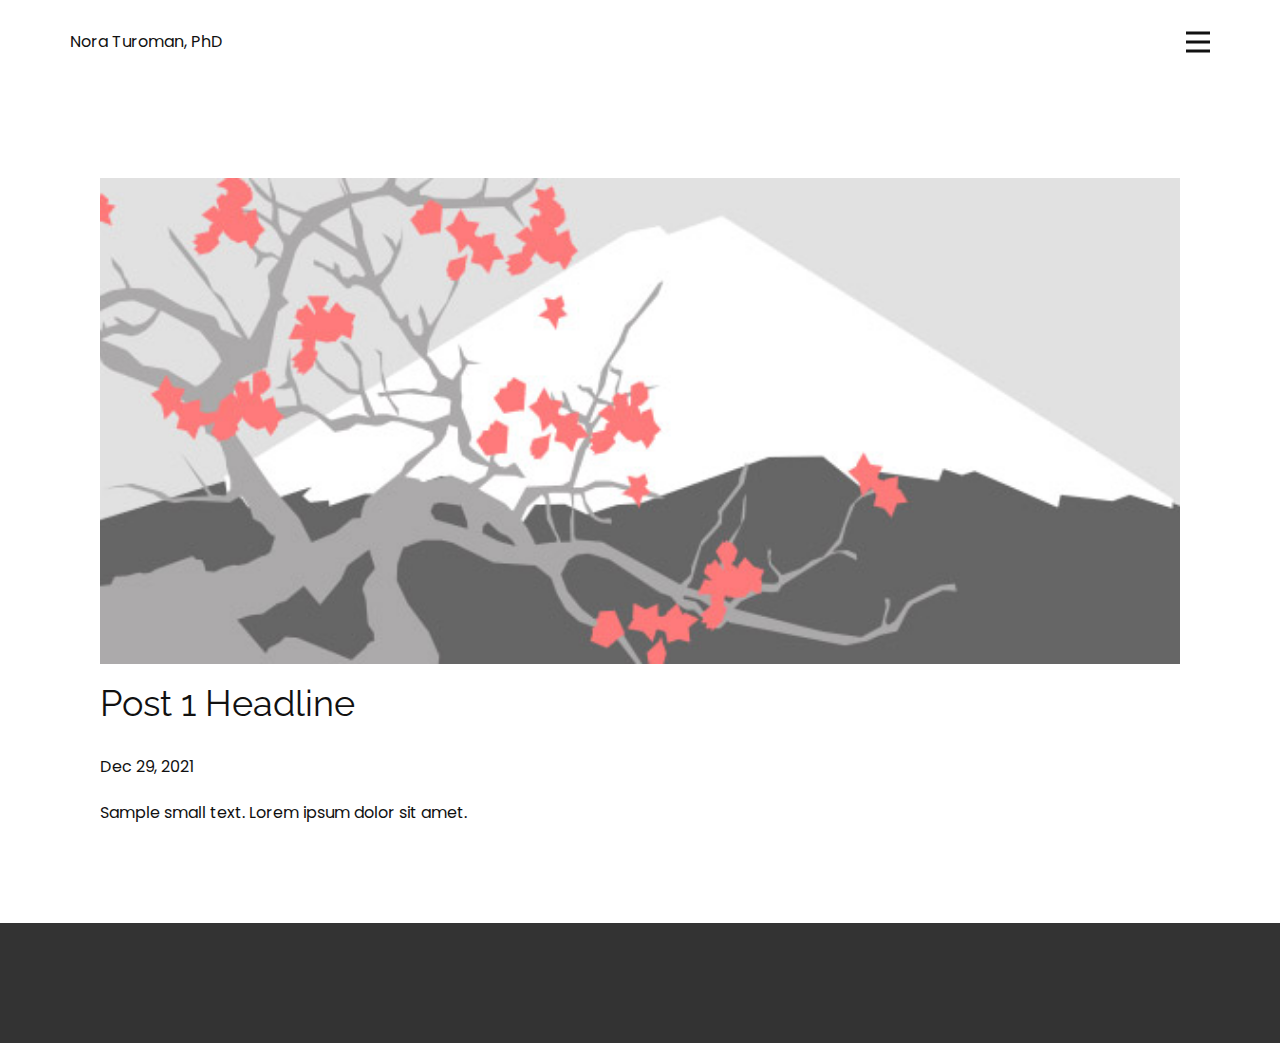
<file: blog/post.html>
<!DOCTYPE html>
<html style="font-size: 16px;" lang="en-CH"><head>
    <meta name="viewport" content="width=device-width, initial-scale=1.0">
    <meta charset="utf-8">
    <meta name="keywords" content="Post 1 Headline">
    <meta name="description" content="">
    <title>Post 1 Headline</title>
    <link rel="stylesheet" href="../nicepage.css" media="screen">
<link rel="stylesheet" href="../Post-Template.css" media="screen">
    <script class="u-script" type="text/javascript" src="../jquery.js" defer=""></script>
    <script class="u-script" type="text/javascript" src="../nicepage.js" defer=""></script>
    <meta name="generator" content="Nicepage 6.8.3, nicepage.com">
    <link id="u-theme-google-font" rel="stylesheet" href="https://fonts.googleapis.com/css?family=Raleway:100,100i,200,200i,300,300i,400,400i,500,500i,600,600i,700,700i,800,800i,900,900i|Poppins:100,100i,200,200i,300,300i,400,400i,500,500i,600,600i,700,700i,800,800i,900,900i">
    
    
    
    <script type="application/ld+json">{
		"@context": "http://schema.org",
		"@type": "Organization",
		"name": "Nora Turoman PhD"
}</script>
    <meta name="theme-color" content="#6f809e">
  <meta data-intl-tel-input-cdn-path="intlTelInput/"></head>
  <body data-path-to-root="./" data-include-products="false" class="u-body u-xl-mode" data-lang="en"><header class="u-clearfix u-header u-white u-header" id="sec-3992"><div class="u-clearfix u-sheet u-sheet-1">
        <nav class="u-menu u-menu-hamburger u-offcanvas u-menu-1" data-responsive-from="XL">
          <div class="menu-collapse" style="font-size: 1rem; letter-spacing: 0px;">
            <a class="u-button-style u-custom-left-right-menu-spacing u-custom-padding-bottom u-custom-top-bottom-menu-spacing u-nav-link u-text-active-palette-1-base u-text-hover-palette-2-base" href="#">
              <svg class="u-svg-link" viewBox="0 0 24 24"><use xmlns:xlink="http://www.w3.org/1999/xlink" xlink:href="#menu-hamburger"></use></svg>
              <svg class="u-svg-content" version="1.1" id="menu-hamburger" viewBox="0 0 16 16" x="0px" y="0px" xmlns:xlink="http://www.w3.org/1999/xlink" xmlns="http://www.w3.org/2000/svg"><g><rect y="1" width="16" height="2"></rect><rect y="7" width="16" height="2"></rect><rect y="13" width="16" height="2"></rect>
</g></svg>
            </a>
          </div>
          <div class="u-custom-menu u-nav-container" wfd-invisible="true">
            <ul class="u-nav u-unstyled u-nav-1"><li class="u-nav-item"><a class="u-button-style u-nav-link u-text-active-palette-1-base u-text-hover-palette-2-base" href="../Nora-Turoman.html" style="padding: 10px 20px;">Nora Turoman</a>
</li><li class="u-nav-item"><a class="u-button-style u-nav-link u-text-active-palette-1-base u-text-hover-palette-2-base" href="../Nora-Turoman.html#sec-b82b" style="padding: 10px 20px;">About me</a>
</li><li class="u-nav-item"><a class="u-button-style u-nav-link u-text-active-palette-1-base u-text-hover-palette-2-base" href="../Nora-Turoman.html#sec-c143" style="padding: 10px 20px;">Research axes</a>
</li><li class="u-nav-item"><a class="u-button-style u-nav-link u-text-active-palette-1-base u-text-hover-palette-2-base" href="../Nora-Turoman.html#sec-89ca" style="padding: 10px 20px;">Team</a>
</li><li class="u-nav-item"><a class="u-button-style u-nav-link u-text-active-palette-1-base u-text-hover-palette-2-base" href="../Nora-Turoman.html#sec-5092" style="padding: 10px 20px;">Publications</a>
</li><li class="u-nav-item"><a class="u-button-style u-nav-link u-text-active-palette-1-base u-text-hover-palette-2-base" href="../Nora-Turoman.html#sec-24c7" style="padding: 10px 20px;">In the news</a>
</li><li class="u-nav-item"><a class="u-button-style u-nav-link u-text-active-palette-1-base u-text-hover-palette-2-base" href="../Nora-Turoman.html#sec-cd34" style="padding: 10px 20px;">Sci Comm &amp; Education</a>
</li><li class="u-nav-item"><a class="u-button-style u-nav-link u-text-active-palette-1-base u-text-hover-palette-2-base" href="../Nora-Turoman.html#sec-7408" style="padding: 10px 20px;">Contact</a>
</li></ul>
          </div>
          <div class="u-custom-menu u-nav-container-collapse">
            <div class="u-black u-container-style u-inner-container-layout u-opacity u-opacity-95 u-sidenav">
              <div class="u-inner-container-layout u-sidenav-overflow">
                <div class="u-menu-close"></div>
                <ul class="u-align-center u-nav u-popupmenu-items u-unstyled u-nav-2"><li class="u-nav-item"><a class="u-button-style u-nav-link" href="../Nora-Turoman.html">Nora Turoman</a>
</li><li class="u-nav-item"><a class="u-button-style u-nav-link" href="../Nora-Turoman.html#sec-b82b">About me</a>
</li><li class="u-nav-item"><a class="u-button-style u-nav-link" href="../Nora-Turoman.html#sec-c143">Research axes</a>
</li><li class="u-nav-item"><a class="u-button-style u-nav-link" href="../Nora-Turoman.html#sec-89ca">Team</a>
</li><li class="u-nav-item"><a class="u-button-style u-nav-link" href="../Nora-Turoman.html#sec-5092">Publications</a>
</li><li class="u-nav-item"><a class="u-button-style u-nav-link" href="../Nora-Turoman.html#sec-24c7">In the news</a>
</li><li class="u-nav-item"><a class="u-button-style u-nav-link" href="../Nora-Turoman.html#sec-cd34">Sci Comm &amp; Education</a>
</li><li class="u-nav-item"><a class="u-button-style u-nav-link" href="../Nora-Turoman.html#sec-7408">Contact</a>
</li></ul>
              </div>
            </div>
            <div class="u-black u-menu-overlay u-opacity u-opacity-70" wfd-invisible="true"></div>
          </div>
        </nav>
        <p class="u-text u-text-default u-text-1">Nora Turoman, PhD</p>
      </div></header>
    <section class="u-align-center u-clearfix u-section-1" id="sec-cd1c">
      <div class="u-clearfix u-sheet u-valign-middle-md u-valign-middle-sm u-valign-middle-xs u-sheet-1"><!--post_details--><!--post_details_options_json--><!--{"source":""}--><!--/post_details_options_json--><!--blog_post-->
        <div class="u-container-style u-expanded-width u-post-details u-post-details-1">
          <div class="u-container-layout u-valign-middle u-container-layout-1"><!--blog_post_image-->
            <img alt="" class="u-blog-control u-expanded-width u-image u-image-default u-image-1" src="../images/0fd3416c.jpeg"><!--/blog_post_image--><!--blog_post_header-->
            <h2 class="u-blog-control u-text u-text-1">Post 1 Headline</h2><!--/blog_post_header--><!--blog_post_metadata-->
            <div class="u-blog-control u-metadata u-metadata-1"><!--blog_post_metadata_date-->
              <span class="u-meta-date u-meta-icon">Dec 29, 2021</span><!--/blog_post_metadata_date--><!--blog_post_metadata_category-->
              <!--/blog_post_metadata_category--><!--blog_post_metadata_comments-->
              <!--/blog_post_metadata_comments-->
            </div><!--/blog_post_metadata--><!--blog_post_content-->
            <div class="u-align-justify u-blog-control u-post-content u-text u-text-2 fr-view">
  Sample small text. Lorem ipsum dolor sit amet.
  </div><!--/blog_post_content-->
          </div>
        </div><!--/blog_post--><!--/post_details-->
      </div>
    </section>
    
    
    
    <footer class="u-clearfix u-footer u-grey-80" id="sec-f0db"><div class="u-align-left u-clearfix u-sheet u-sheet-1"></div></footer>
  
</body></html>
</file>
